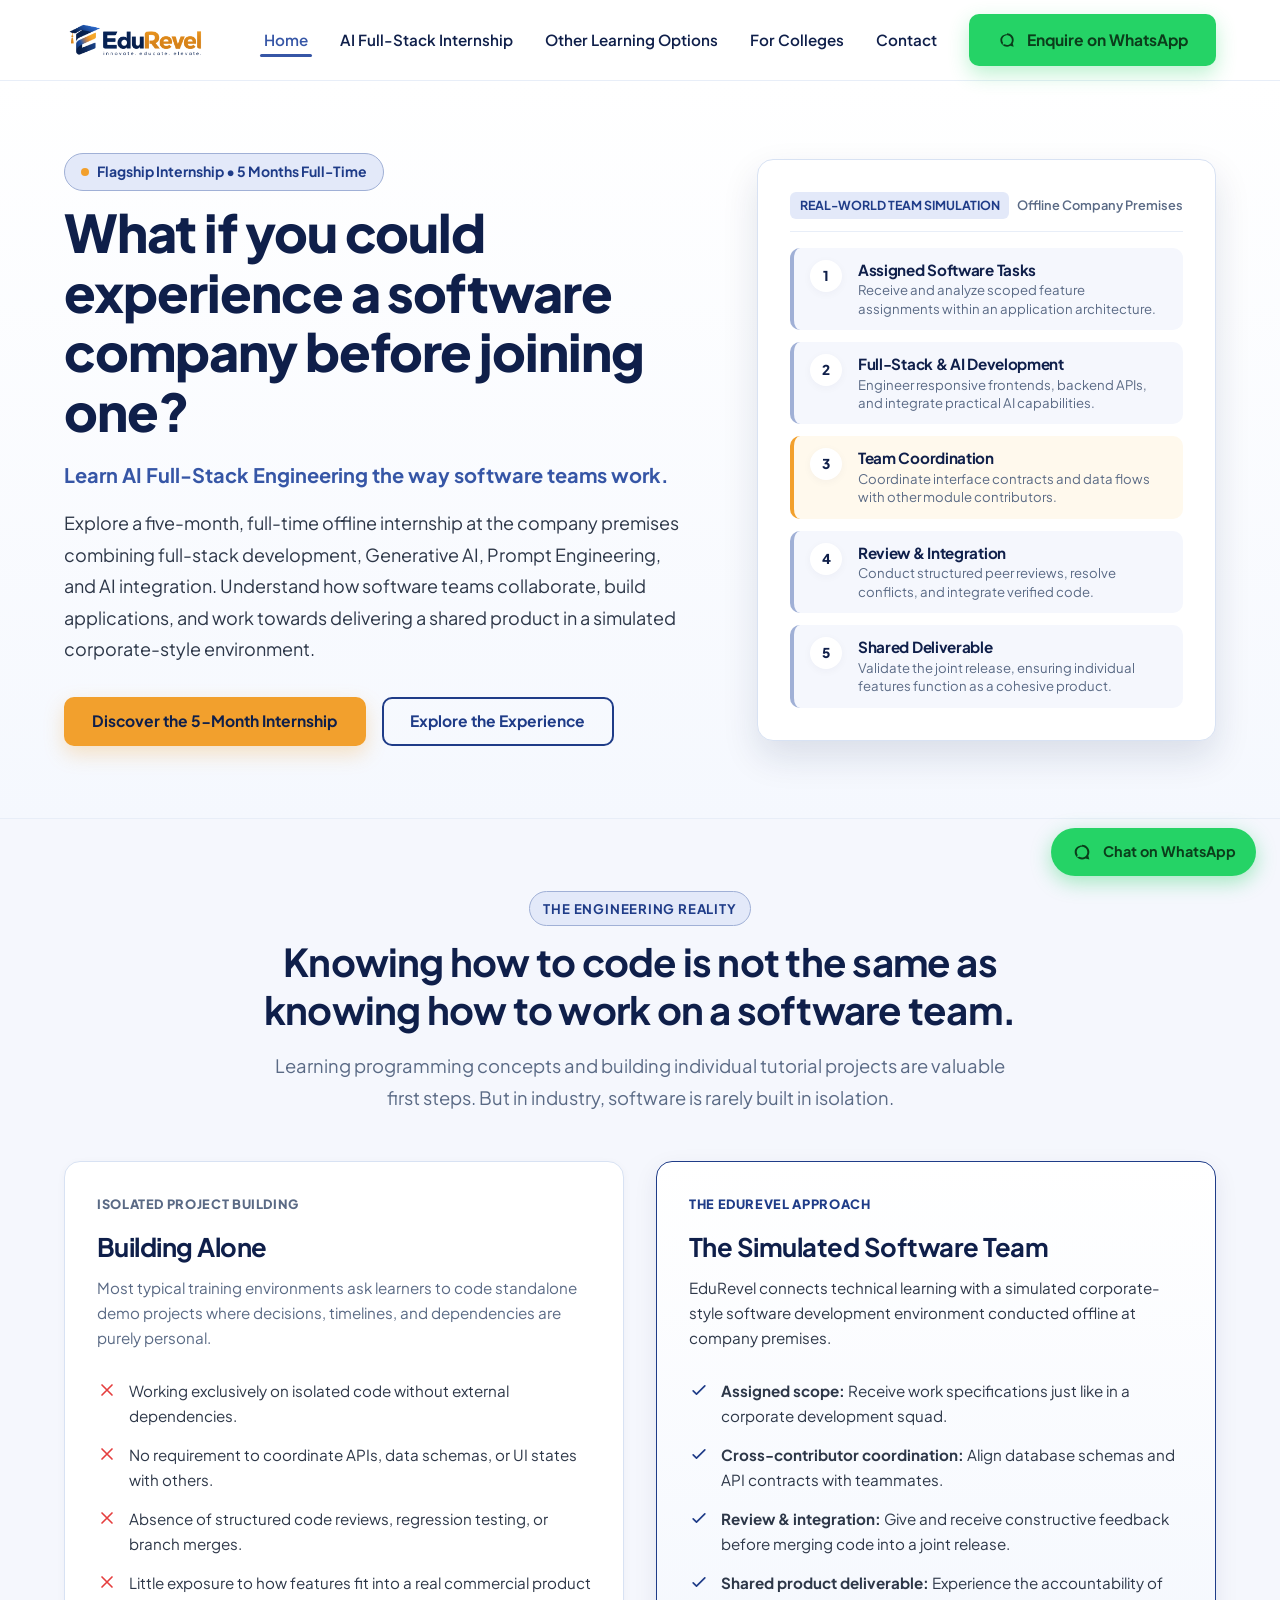
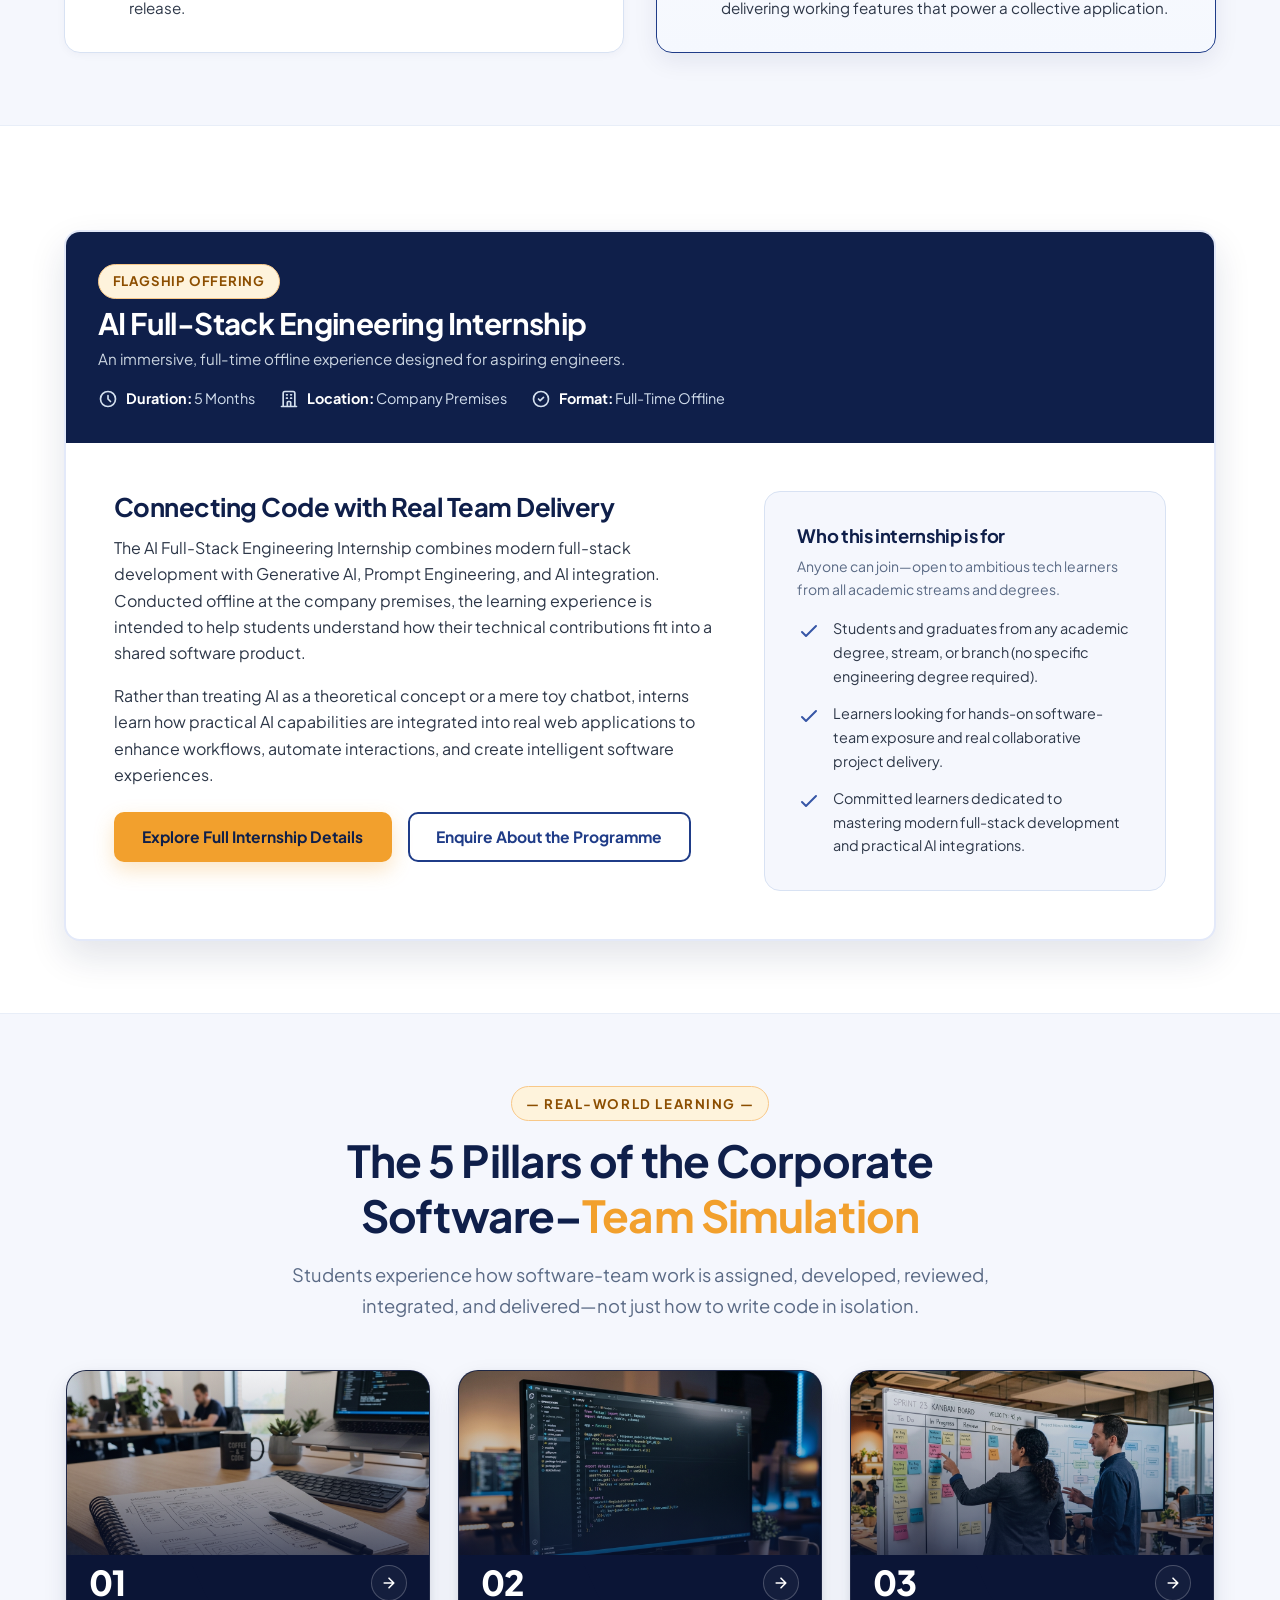
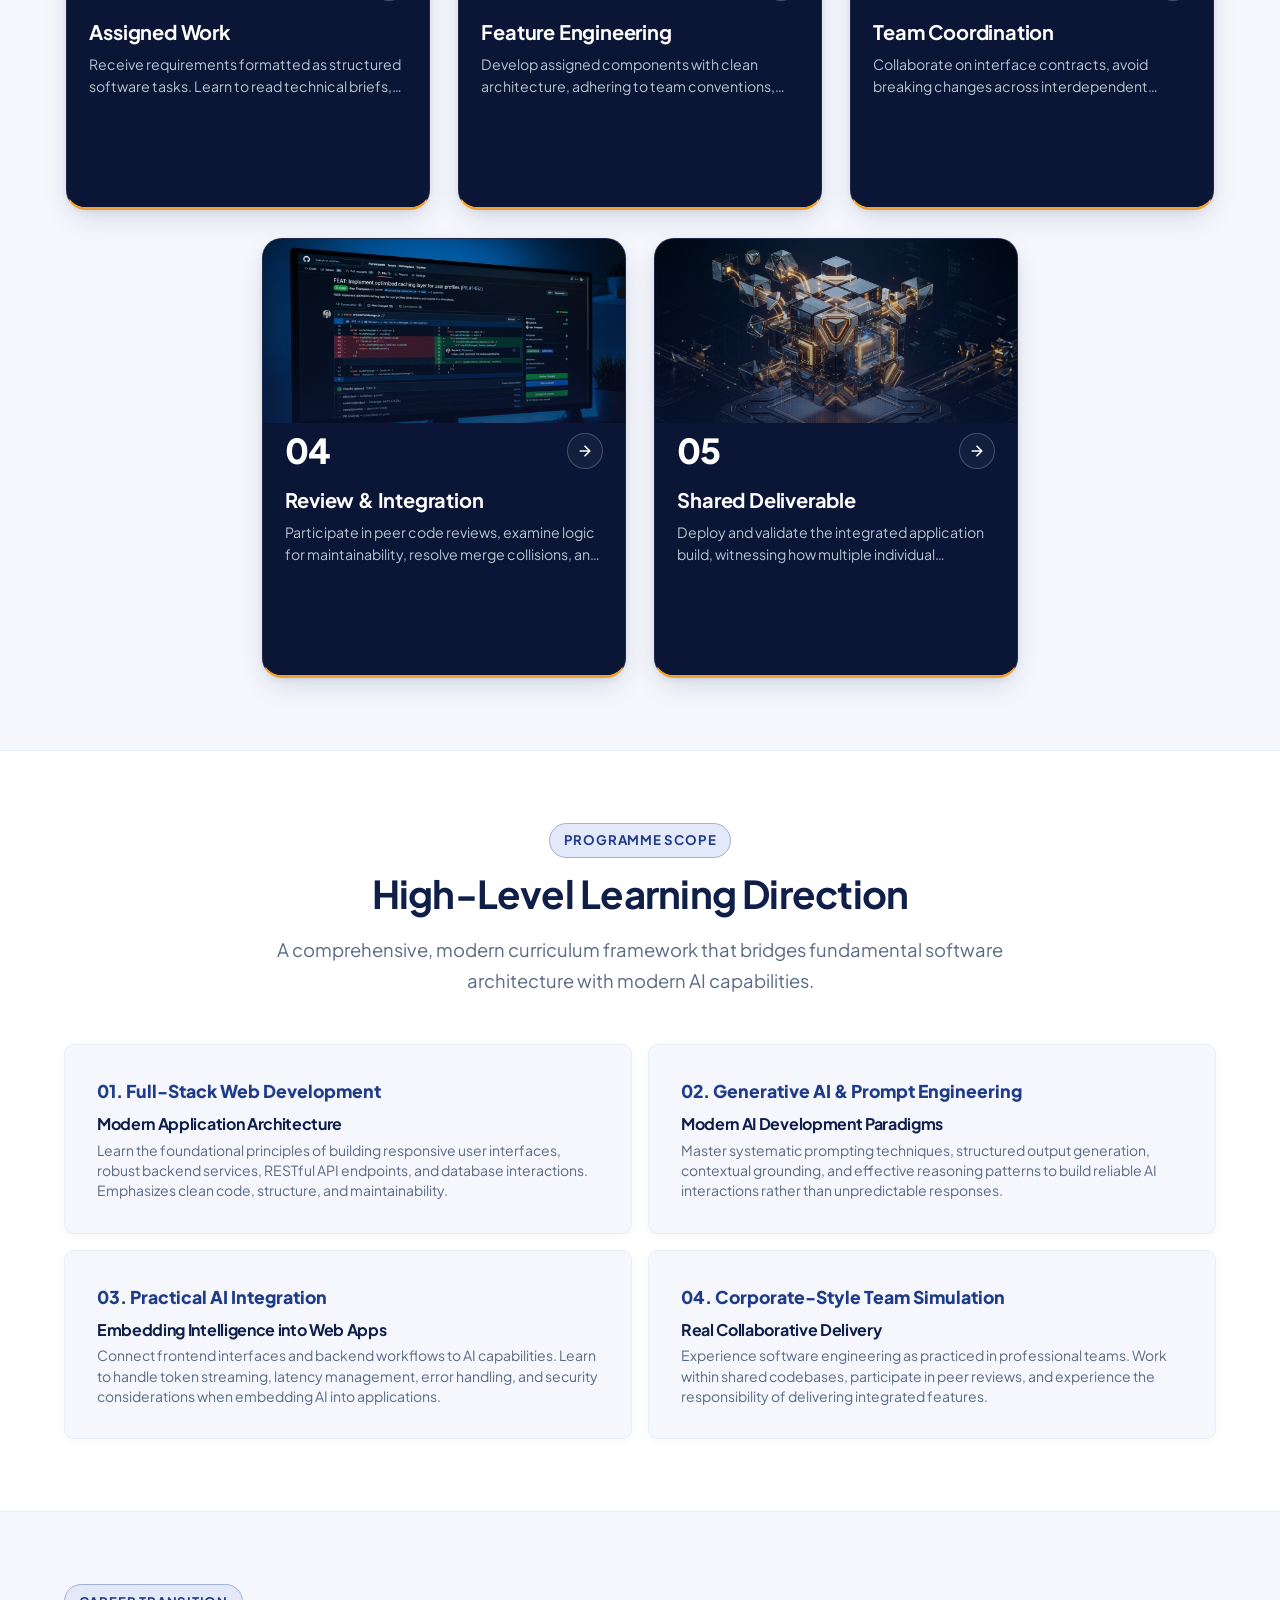
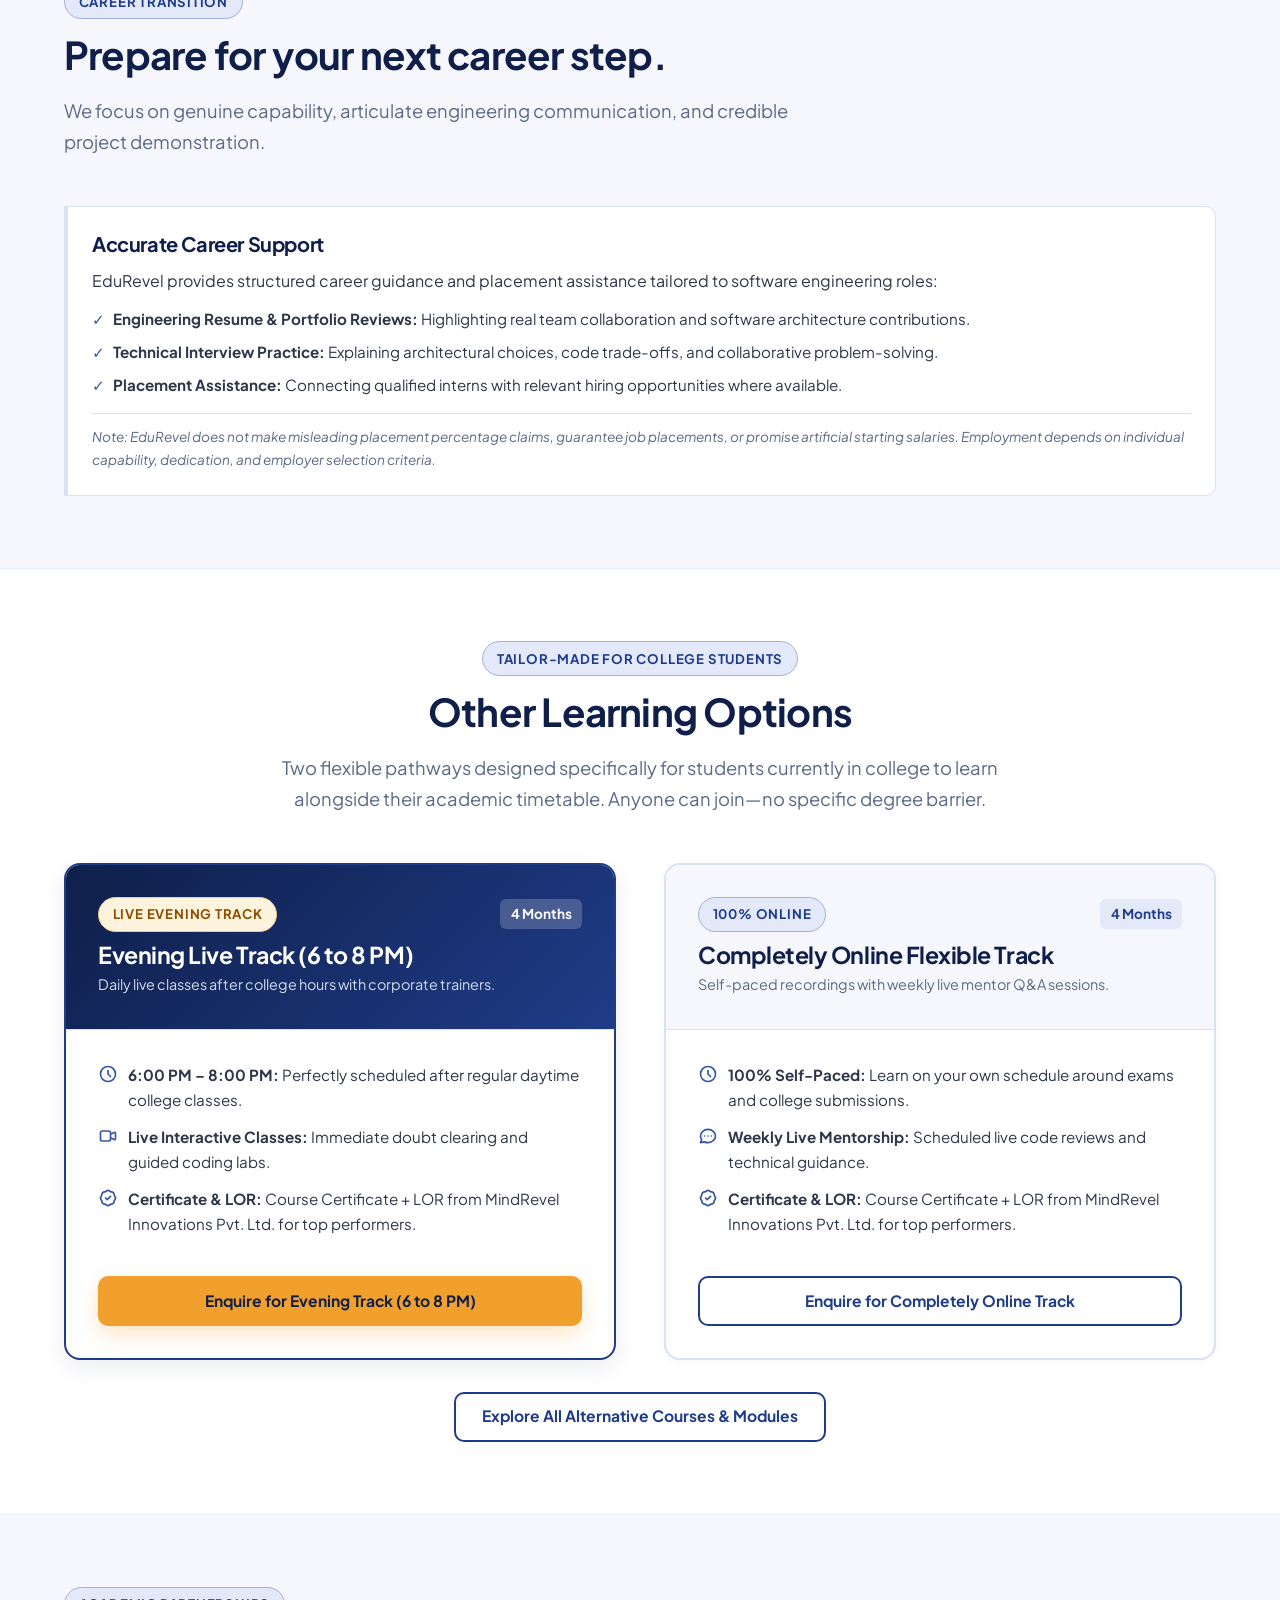
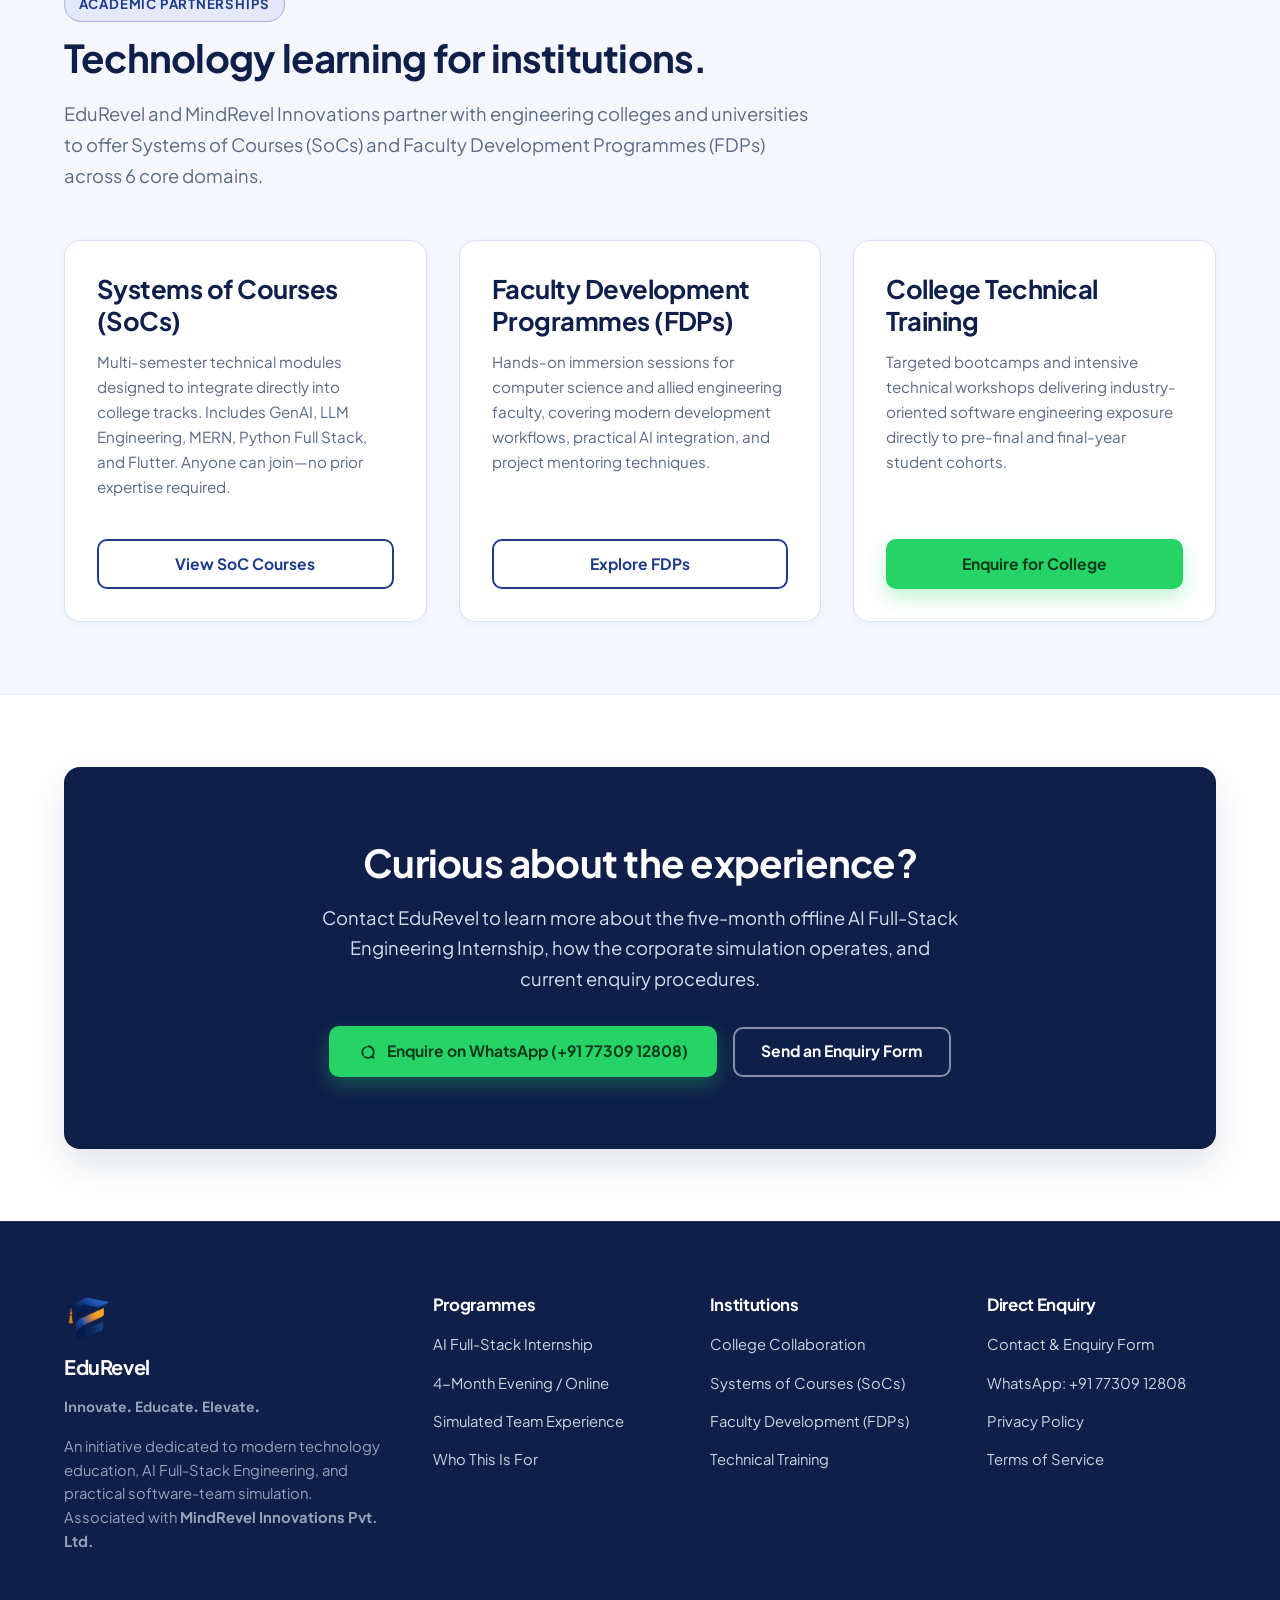
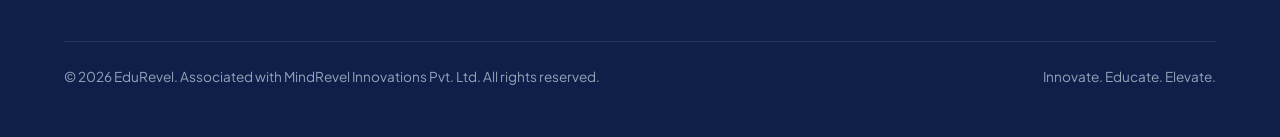
<file: index.html>
<!DOCTYPE html>
<html lang="en">
<head>
  <meta charset="UTF-8">
  <meta name="viewport" content="width=device-width, initial-scale=1.0">
  <title>EduRevel — AI Full-Stack Engineering Internship | Innovate. Educate. Elevate.</title>
  <meta name="description" content="Explore EduRevel's 5-month, full-time offline AI Full-Stack Engineering Internship at company premises. Combine full-stack development, Generative AI, and Prompt Engineering with a simulated corporate software-team experience.">
  <meta name="keywords" content="AI Full-Stack Engineering Internship, Full-Stack Development, Generative AI, Prompt Engineering, Software Team Experience, EduRevel">
  
  <!-- Favicons and Touch Icons -->
  <link rel="icon" type="image/x-icon" href="assets/favicon.ico">
  <link rel="icon" type="image/png" sizes="32x32" href="assets/favicon-32x32.png">
  <link rel="icon" type="image/png" sizes="16x16" href="assets/favicon-16x16.png">
  <link rel="apple-touch-icon" sizes="180x180" href="assets/apple-touch-icon.png">
  <link rel="manifest" href="site.webmanifest">
  <meta name="theme-color" content="#0F1F4A">

  <!-- Core Stylesheet -->
  <link rel="stylesheet" href="assets/css/style.css?v=2.4">
</head>
<body>

  <!-- Site Navigation Header -->
  <header class="site-header" id="siteHeader">
    <div class="container nav-container">
      <a href="./" class="brand-link" aria-label="EduRevel Home">
        <img src="assets/edurevel-logo-light-bg.png" alt="EduRevel — Innovate. Educate. Elevate." class="brand-logo" width="180" height="60">
      </a>

      <!-- Mobile Navigation Hamburger -->
      <button class="mobile-menu-btn" id="mobileMenuToggle" aria-label="Toggle navigation menu" aria-expanded="false" aria-controls="primaryNav">
        <svg xmlns="http://www.w3.org/2000/svg" fill="none" viewBox="0 0 24 24" stroke="currentColor" stroke-width="2">
          <path stroke-linecap="round" stroke-linejoin="round" d="M4 6h16M4 12h16M4 18h16" />
        </svg>
      </button>

      <!-- Desktop & Mobile Menu Navigation -->
      <nav class="site-nav" id="primaryNav" aria-label="Main Navigation">
        <ul class="nav-list">
          <li><a href="./" class="nav-link active" aria-current="page">Home</a></li>
          <li><a href="ai-fullstack-internship" class="nav-link">AI Full-Stack Internship</a></li>
          <li><a href="other-learning-options" class="nav-link">Other Learning Options</a></li>
          <li><a href="for-colleges" class="nav-link">For Colleges</a></li>
          <li><a href="contact" class="nav-link">Contact</a></li>
        </ul>
        <div class="nav-actions">
          <a href="https://wa.me/917730912808?text=Hi%20EduRevel%2C%20I%20am%20interested%20in%20the%205-Month%20AI%20Full-Stack%20Engineering%20Internship." target="_blank" rel="noopener noreferrer" class="btn btn-whatsapp" id="headerWhatsappBtn">
            <svg xmlns="http://www.w3.org/2000/svg" viewBox="0 0 24 24">
              <path d="M12.031 6.172c-3.181 0-5.767 2.586-5.768 5.766-.001 1.298.38 2.27 1.019 3.287l-.711 2.598 2.664-.699c.974.532 1.838.82 2.8.82 3.179 0 5.766-2.587 5.766-5.766.002-3.18-2.585-5.806-5.77-5.806zm0-2.172c4.418 0 8 3.582 8 8 0 1.488-.415 2.883-1.139 4.083l1.108 4.053-4.148-1.088c-1.157.653-2.483 1.026-3.821 1.026-4.418 0-8-3.582-8-8 0-4.418 3.582-7.074 8-7.074z"/>
            </svg>
            <span>Enquire on WhatsApp</span>
          </a>
        </div>
      </nav>
    </div>
  </header>

  <main>
    <!-- Section 2: Hero Section with Central Positioning -->
    <section class="hero-section" id="hero">
      <div class="container hero-grid">
        <div class="hero-content">
          <div class="hero-pill-badge">
            <span class="dot"></span>
            <span>Flagship Internship • 5 Months Full-Time</span>
          </div>
          <h1>What if you could experience a software company before joining one?</h1>
          <p class="hero-tagline">Learn AI Full-Stack Engineering the way software teams work.</p>
          <p class="hero-desc">
            Explore a five-month, full-time offline internship at the company premises combining full-stack development, Generative AI, Prompt Engineering, and AI integration. Understand how software teams collaborate, build applications, and work towards delivering a shared product in a simulated corporate-style environment.
          </p>
          <div class="button-group">
            <a href="ai-fullstack-internship" class="btn btn-amber" id="heroPrimaryCta">
              Discover the 5-Month Internship
            </a>
            <a href="#corporateSimulation" class="btn btn-outline" id="heroSecondaryCta">
              Explore the Experience
            </a>
          </div>
        </div>

        <!-- Corporate Simulation Architecture Diagram Preview -->
        <div class="hero-visual-card">
          <div class="visual-header">
            <span class="visual-header-badge">Real-World Team Simulation</span>
            <span style="font-size: 0.8rem; color: var(--color-text-muted); font-weight: 600;">Offline Company Premises</span>
          </div>
          <div class="sim-workflow-steps">
            <div class="sim-step">
              <div class="sim-step-icon">1</div>
              <div class="sim-step-info">
                <h4>Assigned Software Tasks</h4>
                <p>Receive and analyze scoped feature assignments within an application architecture.</p>
              </div>
            </div>
            <div class="sim-step">
              <div class="sim-step-icon">2</div>
              <div class="sim-step-info">
                <h4>Full-Stack &amp; AI Development</h4>
                <p>Engineer responsive frontends, backend APIs, and integrate practical AI capabilities.</p>
              </div>
            </div>
            <div class="sim-step active-step">
              <div class="sim-step-icon">3</div>
              <div class="sim-step-info">
                <h4>Team Coordination</h4>
                <p>Coordinate interface contracts and data flows with other module contributors.</p>
              </div>
            </div>
            <div class="sim-step">
              <div class="sim-step-icon">4</div>
              <div class="sim-step-info">
                <h4>Review &amp; Integration</h4>
                <p>Conduct structured peer reviews, resolve conflicts, and integrate verified code.</p>
              </div>
            </div>
            <div class="sim-step">
              <div class="sim-step-icon">5</div>
              <div class="sim-step-info">
                <h4>Shared Deliverable</h4>
                <p>Validate the joint release, ensuring individual features function as a cohesive product.</p>
              </div>
            </div>
          </div>
        </div>
      </div>
    </section>

    <!-- Section 3: The Gap Between Knowing Technologies and Working on Software Teams -->
    <section class="section section-pale" id="learningGap">
      <div class="container">
        <div class="section-header text-center">
          <span class="eyebrow-badge">The Engineering Reality</span>
          <h2>Knowing how to code is not the same as knowing how to work on a software team.</h2>
          <p class="lead">
            Learning programming concepts and building individual tutorial projects are valuable first steps. But in industry, software is rarely built in isolation.
          </p>
        </div>

        <div class="gap-grid">
          <!-- Traditional / Isolated Learning Card -->
          <div class="comparison-card">
            <span class="comparison-tag standard">Isolated Project Building</span>
            <h3>Building Alone</h3>
            <p style="color: var(--color-text-muted); font-size: 0.95rem;">
              Most typical training environments ask learners to code standalone demo projects where decisions, timelines, and dependencies are purely personal.
            </p>
            <ul class="comparison-list">
              <li>
                <svg fill="none" stroke="#E53E3E" viewBox="0 0 24 24"><path stroke-linecap="round" stroke-linejoin="round" stroke-width="2" d="M6 18L18 6M6 6l12 12"/></svg>
                <span>Working exclusively on isolated code without external dependencies.</span>
              </li>
              <li>
                <svg fill="none" stroke="#E53E3E" viewBox="0 0 24 24"><path stroke-linecap="round" stroke-linejoin="round" stroke-width="2" d="M6 18L18 6M6 6l12 12"/></svg>
                <span>No requirement to coordinate APIs, data schemas, or UI states with others.</span>
              </li>
              <li>
                <svg fill="none" stroke="#E53E3E" viewBox="0 0 24 24"><path stroke-linecap="round" stroke-linejoin="round" stroke-width="2" d="M6 18L18 6M6 6l12 12"/></svg>
                <span>Absence of structured code reviews, regression testing, or branch merges.</span>
              </li>
              <li>
                <svg fill="none" stroke="#E53E3E" viewBox="0 0 24 24"><path stroke-linecap="round" stroke-linejoin="round" stroke-width="2" d="M6 18L18 6M6 6l12 12"/></svg>
                <span>Little exposure to how features fit into a real commercial product release.</span>
              </li>
            </ul>
          </div>

          <!-- EduRevel Corporate-Style Approach -->
          <div class="comparison-card highlight">
            <span class="comparison-tag edurevel">The EduRevel Approach</span>
            <h3>The Simulated Software Team</h3>
            <p style="color: var(--color-text-body); font-size: 0.95rem;">
              EduRevel connects technical learning with a simulated corporate-style software development environment conducted offline at company premises.
            </p>
            <ul class="comparison-list">
              <li>
                <svg fill="none" stroke="#1F3C88" viewBox="0 0 24 24"><path stroke-linecap="round" stroke-linejoin="round" stroke-width="2" d="M5 13l4 4L19 7"/></svg>
                <span><strong>Assigned scope:</strong> Receive work specifications just like in a corporate development squad.</span>
              </li>
              <li>
                <svg fill="none" stroke="#1F3C88" viewBox="0 0 24 24"><path stroke-linecap="round" stroke-linejoin="round" stroke-width="2" d="M5 13l4 4L19 7"/></svg>
                <span><strong>Cross-contributor coordination:</strong> Align database schemas and API contracts with teammates.</span>
              </li>
              <li>
                <svg fill="none" stroke="#1F3C88" viewBox="0 0 24 24"><path stroke-linecap="round" stroke-linejoin="round" stroke-width="2" d="M5 13l4 4L19 7"/></svg>
                <span><strong>Review &amp; integration:</strong> Give and receive constructive feedback before merging code into a joint release.</span>
              </li>
              <li>
                <svg fill="none" stroke="#1F3C88" viewBox="0 0 24 24"><path stroke-linecap="round" stroke-linejoin="round" stroke-width="2" d="M5 13l4 4L19 7"/></svg>
                <span><strong>Shared product deliverable:</strong> Experience the accountability of delivering working features that power a collective application.</span>
              </li>
            </ul>
          </div>
        </div>
      </div>
    </section>

    <!-- Section 4: AI Full-Stack Engineering Flagship Programme Preview -->
    <section class="section" id="flagshipOverview">
      <div class="container">
        <div class="flagship-box">
          <div class="flagship-header-bar">
            <div>
              <span class="eyebrow-badge amber" style="margin-bottom: 0.4rem;">Flagship Offering</span>
              <h2 style="color: var(--color-white); font-size: 1.85rem; margin-bottom: 0.25rem;">AI Full-Stack Engineering Internship</h2>
              <p style="color: #CBD5E1; margin-bottom: 0; font-size: 0.95rem;">An immersive, full-time offline experience designed for aspiring engineers.</p>
            </div>
            <div class="flagship-specs">
              <div class="spec-item">
                <svg width="20" height="20" fill="none" stroke="currentColor" viewBox="0 0 24 24"><path stroke-linecap="round" stroke-linejoin="round" stroke-width="2" d="M12 8v4l3 3m6-3a9 9 0 11-18 0 9 9 0 0118 0z"/></svg>
                <span><strong>Duration:</strong> 5 Months</span>
              </div>
              <div class="spec-item">
                <svg width="20" height="20" fill="none" stroke="currentColor" viewBox="0 0 24 24"><path stroke-linecap="round" stroke-linejoin="round" stroke-width="2" d="M19 21V5a2 2 0 00-2-2H7a2 2 0 00-2 2v16m14 0h2m-2 0h-5m-9 0H3m2 0h5M9 7h1m-1 4h1m4-4h1m-1 4h1m-5 10v-5a1 1 0 011-1h2a1 1 0 011 1v5m-4 0h4"/></svg>
                <span><strong>Location:</strong> Company Premises</span>
              </div>
              <div class="spec-item">
                <svg width="20" height="20" fill="none" stroke="currentColor" viewBox="0 0 24 24"><path stroke-linecap="round" stroke-linejoin="round" stroke-width="2" d="M9 12l2 2 4-4m6 2a9 9 0 11-18 0 9 9 0 0118 0z"/></svg>
                <span><strong>Format:</strong> Full-Time Offline</span>
              </div>
            </div>
          </div>

          <div class="flagship-body">
            <div>
              <h3>Connecting Code with Real Team Delivery</h3>
              <p>
                The AI Full-Stack Engineering Internship combines modern full-stack development with Generative AI, Prompt Engineering, and AI integration. Conducted offline at the company premises, the learning experience is intended to help students understand how their technical contributions fit into a shared software product.
              </p>
              <p>
                Rather than treating AI as a theoretical concept or a mere toy chatbot, interns learn how practical AI capabilities are integrated into real web applications to enhance workflows, automate interactions, and create intelligent software experiences.
              </p>
              <div class="button-group" style="margin-top: var(--space-lg);">
                <a href="ai-fullstack-internship" class="btn btn-amber">
                  Explore Full Internship Details
                </a>
                <a href="https://wa.me/917730912808?text=Hi%20EduRevel%2C%20I%20am%20interested%20in%20the%205-Month%20AI%20Full-Stack%20Engineering%20Internship." target="_blank" rel="noopener noreferrer" class="btn btn-outline">
                  Enquire About the Programme
                </a>
              </div>
            </div>

            <!-- Audience / Suitability Block -->
            <div class="audience-card" style="margin-top: 0; height: 100%;">
              <h4>Who this internship is for</h4>
              <p style="font-size: 0.875rem; color: var(--color-text-muted);">
                Anyone can join—open to ambitious tech learners from all academic streams and degrees.
              </p>
              <div style="display: flex; flex-direction: column; gap: 0.85rem; margin-top: 1rem;">
                <div class="audience-item">
                  <svg fill="none" stroke="currentColor" viewBox="0 0 24 24"><path stroke-linecap="round" stroke-linejoin="round" stroke-width="2" d="M5 13l4 4L19 7"/></svg>
                  <span style="font-size: 0.9rem;">Students and graduates from any academic degree, stream, or branch (no specific engineering degree required).</span>
                </div>
                <div class="audience-item">
                  <svg fill="none" stroke="currentColor" viewBox="0 0 24 24"><path stroke-linecap="round" stroke-linejoin="round" stroke-width="2" d="M5 13l4 4L19 7"/></svg>
                  <span style="font-size: 0.9rem;">Learners looking for hands-on software-team exposure and real collaborative project delivery.</span>
                </div>
                <div class="audience-item">
                  <svg fill="none" stroke="currentColor" viewBox="0 0 24 24"><path stroke-linecap="round" stroke-linejoin="round" stroke-width="2" d="M5 13l4 4L19 7"/></svg>
                  <span style="font-size: 0.9rem;">Committed learners dedicated to mastering modern full-stack development and practical AI integrations.</span>
                </div>
              </div>
            </div>
          </div>
        </div>
      </div>
    </section>

    <!-- Section 5: The Simulated Corporate-Style Learning Experience -->
    <section class="section section-pale" id="corporateSimulation">
      <div class="container">
        <div class="section-header text-center">
          <span class="eyebrow-badge amber" style="letter-spacing: 0.12em; text-transform: uppercase;">— Real-World Learning —</span>
          <h2 style="font-size: clamp(1.9rem, 3.4vw + 0.5rem, 2.75rem); color: var(--color-dark-navy);">
            The 5 Pillars of the Corporate Software–<span style="color: var(--color-amber);">Team Simulation</span>
          </h2>
          <p class="lead" style="max-width: 780px; margin: 0 auto;">
            Students experience how software-team work is assigned, developed, reviewed, integrated, and delivered—not just how to write code in isolation.
          </p>
        </div>

        <div class="folder-pillars-grid" id="folderPillarsGrid">
          <!-- Pillar 01: Assigned Work -->
          <article class="folder-card" tabindex="0" aria-labelledby="pillar-title-01">
            <div class="folder-card-media">
              <img src="assets/images/pillar-01-assigned-work.jpg" alt="Software specifications and wireframe designs on developer desk" class="folder-card-img" width="600" height="338" loading="lazy">
              <div class="folder-media-overlay" aria-hidden="true"></div>
            </div>
            <div class="folder-card-panel">
              <div class="folder-tab-bar">
                <svg class="folder-tab-svg" viewBox="0 0 360 52" preserveAspectRatio="none" aria-hidden="true">
                  <path d="M 0,52 L 0,16 C 0,7 7,0 16,0 L 108,0 C 117,0 124,7 127,16 L 138,40 C 141,47 148,52 156,52 L 360,52 L 360,53 L 0,53 Z" fill="#0B1536"/>
                </svg>
                <span class="folder-number" aria-hidden="true">01</span>
                <div class="folder-arrow-btn" aria-hidden="true">
                  <svg viewBox="0 0 20 20" fill="none" stroke="currentColor">
                    <path stroke-linecap="round" stroke-linejoin="round" stroke-width="2" d="M4 10h12m-6-6l6 6-6 6"/>
                  </svg>
                </div>
              </div>
              <div class="folder-card-content">
                <h3 class="folder-title" id="pillar-title-01">Assigned Work</h3>
                <p class="folder-desc">
                  Receive requirements formatted as structured software tasks. Learn to read technical briefs, clarify ambiguous edge cases, and estimate implementation steps.
                </p>
              </div>
            </div>
          </article>

          <!-- Pillar 02: Feature Engineering -->
          <article class="folder-card" tabindex="0" aria-labelledby="pillar-title-02">
            <div class="folder-card-media">
              <img src="assets/images/pillar-02-feature-engineering.jpg" alt="Developer code editor on high-resolution display with syntax highlighting" class="folder-card-img" width="600" height="338" loading="lazy">
              <div class="folder-media-overlay" aria-hidden="true"></div>
            </div>
            <div class="folder-card-panel">
              <div class="folder-tab-bar">
                <svg class="folder-tab-svg" viewBox="0 0 360 52" preserveAspectRatio="none" aria-hidden="true">
                  <path d="M 0,52 L 0,16 C 0,7 7,0 16,0 L 108,0 C 117,0 124,7 127,16 L 138,40 C 141,47 148,52 156,52 L 360,52 L 360,53 L 0,53 Z" fill="#0B1536"/>
                </svg>
                <span class="folder-number" aria-hidden="true">02</span>
                <div class="folder-arrow-btn" aria-hidden="true">
                  <svg viewBox="0 0 20 20" fill="none" stroke="currentColor">
                    <path stroke-linecap="round" stroke-linejoin="round" stroke-width="2" d="M4 10h12m-6-6l6 6-6 6"/>
                  </svg>
                </div>
              </div>
              <div class="folder-card-content">
                <h3 class="folder-title" id="pillar-title-02">Feature Engineering</h3>
                <p class="folder-desc">
                  Develop assigned components with clean architecture, adhering to team conventions, modular design patterns, and maintainable data models.
                </p>
              </div>
            </div>
          </article>

          <!-- Pillar 03: Team Coordination -->
          <article class="folder-card" tabindex="0" aria-labelledby="pillar-title-03">
            <div class="folder-card-media">
              <img src="assets/images/pillar-03-team-coordination.jpg" alt="Software engineering squad collaborating in front of an agile Kanban board" class="folder-card-img" width="600" height="338" loading="lazy">
              <div class="folder-media-overlay" aria-hidden="true"></div>
            </div>
            <div class="folder-card-panel">
              <div class="folder-tab-bar">
                <svg class="folder-tab-svg" viewBox="0 0 360 52" preserveAspectRatio="none" aria-hidden="true">
                  <path d="M 0,52 L 0,16 C 0,7 7,0 16,0 L 108,0 C 117,0 124,7 127,16 L 138,40 C 141,47 148,52 156,52 L 360,52 L 360,53 L 0,53 Z" fill="#0B1536"/>
                </svg>
                <span class="folder-number" aria-hidden="true">03</span>
                <div class="folder-arrow-btn" aria-hidden="true">
                  <svg viewBox="0 0 20 20" fill="none" stroke="currentColor">
                    <path stroke-linecap="round" stroke-linejoin="round" stroke-width="2" d="M4 10h12m-6-6l6 6-6 6"/>
                  </svg>
                </div>
              </div>
              <div class="folder-card-content">
                <h3 class="folder-title" id="pillar-title-03">Team Coordination</h3>
                <p class="folder-desc">
                  Collaborate on interface contracts, avoid breaking changes across interdependent modules, and communicate blockers proactively.
                </p>
              </div>
            </div>
          </article>

          <!-- Pillar 04: Review & Integration -->
          <article class="folder-card" tabindex="0" aria-labelledby="pillar-title-04">
            <div class="folder-card-media">
              <img src="assets/images/pillar-04-review-integration.jpg" alt="Git pull request review interface showing passing build checks and diffs" class="folder-card-img" width="600" height="338" loading="lazy">
              <div class="folder-media-overlay" aria-hidden="true"></div>
            </div>
            <div class="folder-card-panel">
              <div class="folder-tab-bar">
                <svg class="folder-tab-svg" viewBox="0 0 360 52" preserveAspectRatio="none" aria-hidden="true">
                  <path d="M 0,52 L 0,16 C 0,7 7,0 16,0 L 108,0 C 117,0 124,7 127,16 L 138,40 C 141,47 148,52 156,52 L 360,52 L 360,53 L 0,53 Z" fill="#0B1536"/>
                </svg>
                <span class="folder-number" aria-hidden="true">04</span>
                <div class="folder-arrow-btn" aria-hidden="true">
                  <svg viewBox="0 0 20 20" fill="none" stroke="currentColor">
                    <path stroke-linecap="round" stroke-linejoin="round" stroke-width="2" d="M4 10h12m-6-6l6 6-6 6"/>
                  </svg>
                </div>
              </div>
              <div class="folder-card-content">
                <h3 class="folder-title" id="pillar-title-04">Review &amp; Integration</h3>
                <p class="folder-desc">
                  Participate in peer code reviews, examine logic for maintainability, resolve merge collisions, and verify automated test pass criteria.
                </p>
              </div>
            </div>
          </article>

          <!-- Pillar 05: Shared Deliverable -->
          <article class="folder-card" tabindex="0" aria-labelledby="pillar-title-05">
            <div class="folder-card-media">
              <img src="assets/images/pillar-05-shared-deliverable.jpg" alt="Modular 3D cubic architecture representing unified software deliverable" class="folder-card-img" width="600" height="338" loading="lazy">
              <div class="folder-media-overlay" aria-hidden="true"></div>
            </div>
            <div class="folder-card-panel">
              <div class="folder-tab-bar">
                <svg class="folder-tab-svg" viewBox="0 0 360 52" preserveAspectRatio="none" aria-hidden="true">
                  <path d="M 0,52 L 0,16 C 0,7 7,0 16,0 L 108,0 C 117,0 124,7 127,16 L 138,40 C 141,47 148,52 156,52 L 360,52 L 360,53 L 0,53 Z" fill="#0B1536"/>
                </svg>
                <span class="folder-number" aria-hidden="true">05</span>
                <div class="folder-arrow-btn" aria-hidden="true">
                  <svg viewBox="0 0 20 20" fill="none" stroke="currentColor">
                    <path stroke-linecap="round" stroke-linejoin="round" stroke-width="2" d="M4 10h12m-6-6l6 6-6 6"/>
                  </svg>
                </div>
              </div>
              <div class="folder-card-content">
                <h3 class="folder-title" id="pillar-title-05">Shared Deliverable</h3>
                <p class="folder-desc">
                  Deploy and validate the integrated application build, witnessing how multiple individual contributions combine into a production-grade product.
                </p>
              </div>
            </div>
          </article>
        </div>
      </div>
    </section>

    <!-- Section 6: High-Level Learning Direction Overview -->
    <section class="section" id="learningDirection">
      <div class="container">
        <div class="section-header text-center">
          <span class="eyebrow-badge">Programme Scope</span>
          <h2>High-Level Learning Direction</h2>
          <p class="lead">
            A comprehensive, modern curriculum framework that bridges fundamental software architecture with modern AI capabilities.
          </p>
        </div>

        <div class="flagship-learning-areas">
          <div class="learning-card" style="padding: var(--space-xl);">
            <div style="font-weight: 800; font-size: 1.1rem; color: var(--color-primary-blue); margin-bottom: 0.5rem;">01. Full-Stack Web Development</div>
            <h4>Modern Application Architecture</h4>
            <p>
              Learn the foundational principles of building responsive user interfaces, robust backend services, RESTful API endpoints, and database interactions. Emphasizes clean code, structure, and maintainability.
            </p>
          </div>

          <div class="learning-card" style="padding: var(--space-xl);">
            <div style="font-weight: 800; font-size: 1.1rem; color: var(--color-primary-blue); margin-bottom: 0.5rem;">02. Generative AI &amp; Prompt Engineering</div>
            <h4>Modern AI Development Paradigms</h4>
            <p>
              Master systematic prompting techniques, structured output generation, contextual grounding, and effective reasoning patterns to build reliable AI interactions rather than unpredictable responses.
            </p>
          </div>

          <div class="learning-card" style="padding: var(--space-xl);">
            <div style="font-weight: 800; font-size: 1.1rem; color: var(--color-primary-blue); margin-bottom: 0.5rem;">03. Practical AI Integration</div>
            <h4>Embedding Intelligence into Web Apps</h4>
            <p>
              Connect frontend interfaces and backend workflows to AI capabilities. Learn to handle token streaming, latency management, error handling, and security considerations when embedding AI into applications.
            </p>
          </div>

          <div class="learning-card" style="padding: var(--space-xl);">
            <div style="font-weight: 800; font-size: 1.1rem; color: var(--color-primary-blue); margin-bottom: 0.5rem;">04. Corporate-Style Team Simulation</div>
            <h4>Real Collaborative Delivery</h4>
            <p>
              Experience software engineering as practiced in professional teams. Work within shared codebases, participate in peer reviews, and experience the responsibility of delivering integrated features.
            </p>
          </div>
        </div>
      </div>
    </section>

    <!-- Section 7: Career Guidance and Placement Assistance (Truthful & Accurate) -->
    <section class="section section-pale" id="careerGuidance">
      <div class="container">
        <div class="section-header">
          <span class="eyebrow-badge">Career Transition</span>
          <h2>Prepare for your next career step.</h2>
          <p class="lead">
            We focus on genuine capability, articulate engineering communication, and credible project demonstration.
          </p>
        </div>

        <div class="career-truth-box">
          <h3 style="font-size: 1.25rem; color: var(--color-dark-navy);">Accurate Career Support</h3>
          <p style="margin-bottom: 0.75rem;">
            EduRevel provides structured career guidance and placement assistance tailored to software engineering roles:
          </p>
          <ul style="list-style: none; display: flex; flex-direction: column; gap: 0.5rem; margin-bottom: 1rem;">
            <li style="display: flex; gap: 0.5rem; font-size: 0.95rem;">
              <span style="color: var(--color-action-blue); font-weight: 800;">✓</span>
              <span><strong>Engineering Resume &amp; Portfolio Reviews:</strong> Highlighting real team collaboration and software architecture contributions.</span>
            </li>
            <li style="display: flex; gap: 0.5rem; font-size: 0.95rem;">
              <span style="color: var(--color-action-blue); font-weight: 800;">✓</span>
              <span><strong>Technical Interview Practice:</strong> Explaining architectural choices, code trade-offs, and collaborative problem-solving.</span>
            </li>
            <li style="display: flex; gap: 0.5rem; font-size: 0.95rem;">
              <span style="color: var(--color-action-blue); font-weight: 800;">✓</span>
              <span><strong>Placement Assistance:</strong> Connecting qualified interns with relevant hiring opportunities where available.</span>
            </li>
          </ul>
          <p style="font-size: 0.85rem; color: var(--color-text-muted); margin-bottom: 0; border-top: 1px solid var(--color-border); padding-top: 0.75rem;">
            <em>Note: EduRevel does not make misleading placement percentage claims, guarantee job placements, or promise artificial starting salaries. Employment depends on individual capability, dedication, and employer selection criteria.</em>
          </p>
        </div>
      </div>
    </section>

    <!-- Section 8: Other Learning Options (Tailor-Made for College Students) -->
    <section class="section" id="otherOptions">
      <div class="container">
        <div class="section-header text-center">
          <span class="eyebrow-badge">Tailor-Made for College Students</span>
          <h2>Other Learning Options</h2>
          <p class="lead">
            Two flexible pathways designed specifically for students currently in college to learn alongside their academic timetable. Anyone can join—no specific degree barrier.
          </p>
        </div>

        <div class="alternative-dual-grid">
          <!-- Track 1: Evening Live Track (6:00 PM – 8:00 PM) -->
          <div class="alternative-card featured-card">
            <div class="alternative-header">
              <div style="display: flex; justify-content: space-between; align-items: center; margin-bottom: 0.5rem;">
                <span class="eyebrow-badge amber" style="margin-bottom: 0;">Live Evening Track</span>
                <span style="font-size: 0.85rem; font-weight: 700; background: rgba(255,255,255,0.2); padding: 0.25rem 0.65rem; border-radius: var(--radius-sm); color: #fff;">4 Months</span>
              </div>
              <h3 style="font-size: 1.45rem; margin-bottom: 0.25rem;">Evening Live Track (6 to 8 PM)</h3>
              <p style="font-size: 0.9rem; margin-bottom: 0;">Daily live classes after college hours with corporate trainers.</p>
            </div>
            <div class="alternative-body">
              <ul class="alternative-features" style="margin-top: 0;">
                <li>
                  <svg fill="none" stroke="currentColor" viewBox="0 0 24 24"><path stroke-linecap="round" stroke-linejoin="round" stroke-width="2" d="M12 8v4l3 3m6-3a9 9 0 11-18 0 9 9 0 0118 0z"/></svg>
                  <span><strong>6:00 PM – 8:00 PM:</strong> Perfectly scheduled after regular daytime college classes.</span>
                </li>
                <li>
                  <svg fill="none" stroke="currentColor" viewBox="0 0 24 24"><path stroke-linecap="round" stroke-linejoin="round" stroke-width="2" d="M15 10l4.553-2.276A1 1 0 0121 8.618v6.764a1 1 0 01-1.447.894L15 14M5 18h8a2 2 0 002-2V8a2 2 0 00-2-2H5a2 2 0 00-2 2v8a2 2 0 002 2z"/></svg>
                  <span><strong>Live Interactive Classes:</strong> Immediate doubt clearing and guided coding labs.</span>
                </li>
                <li>
                  <svg fill="none" stroke="currentColor" viewBox="0 0 24 24"><path stroke-linecap="round" stroke-linejoin="round" stroke-width="2" d="M9 12l2 2 4-4M7.835 4.697a3.42 3.42 0 001.946-.806 3.42 3.42 0 014.438 0 3.42 3.42 0 001.946.806 3.42 3.42 0 013.138 3.138 3.42 3.42 0 00.806 1.946 3.42 3.42 0 010 4.438 3.42 3.42 0 00-.806 1.946 3.42 3.42 0 01-3.138 3.138 3.42 3.42 0 00-1.946.806 3.42 3.42 0 01-4.438 0 3.42 3.42 0 00-1.946-.806 3.42 3.42 0 01-3.138-3.138 3.42 3.42 0 00-.806-1.946 3.42 3.42 0 010-4.438 3.42 3.42 0 00.806-1.946 3.42 3.42 0 013.138-3.138z"/></svg>
                  <span><strong>Certificate &amp; LOR:</strong> Course Certificate + LOR from MindRevel Innovations Pvt. Ltd. for top performers.</span>
                </li>
              </ul>
              <div style="margin-top: auto; padding-top: var(--space-md);">
                <a href="https://wa.me/917730912808?text=Hi%20EduRevel%2C%20I%20am%20a%20college%20student%20interested%20in%20the%20Evening%20Live%20Track%20(6%20to%208%20PM)." target="_blank" rel="noopener noreferrer" class="btn btn-amber" style="width: 100%;">
                  Enquire for Evening Track (6 to 8 PM)
                </a>
              </div>
            </div>
          </div>

          <!-- Track 2: Completely Online Flexible Track -->
          <div class="alternative-card">
            <div class="alternative-header">
              <div style="display: flex; justify-content: space-between; align-items: center; margin-bottom: 0.5rem;">
                <span class="eyebrow-badge" style="margin-bottom: 0;">100% Online</span>
                <span style="font-size: 0.85rem; font-weight: 700; background: var(--color-pale-blue); padding: 0.25rem 0.65rem; border-radius: var(--radius-sm); color: var(--color-primary-blue);">4 Months</span>
              </div>
              <h3 style="font-size: 1.45rem; margin-bottom: 0.25rem;">Completely Online Flexible Track</h3>
              <p style="font-size: 0.9rem; margin-bottom: 0; color: var(--color-text-muted);">Self-paced recordings with weekly live mentor Q&amp;A sessions.</p>
            </div>
            <div class="alternative-body">
              <ul class="alternative-features" style="margin-top: 0;">
                <li>
                  <svg fill="none" stroke="currentColor" viewBox="0 0 24 24"><path stroke-linecap="round" stroke-linejoin="round" stroke-width="2" d="M12 8v4l3 3m6-3a9 9 0 11-18 0 9 9 0 0118 0z"/></svg>
                  <span><strong>100% Self-Paced:</strong> Learn on your own schedule around exams and college submissions.</span>
                </li>
                <li>
                  <svg fill="none" stroke="currentColor" viewBox="0 0 24 24"><path stroke-linecap="round" stroke-linejoin="round" stroke-width="2" d="M8 12h.01M12 12h.01M16 12h.01M21 12c0 4.418-4.03 8-9 8a9.863 9.863 0 01-4.255-.949L3 20l1.395-3.72C3.512 15.042 3 13.574 3 12c0-4.418 4.03-8 9-8s9 3.582 9 8z"/></svg>
                  <span><strong>Weekly Live Mentorship:</strong> Scheduled live code reviews and technical guidance.</span>
                </li>
                <li>
                  <svg fill="none" stroke="currentColor" viewBox="0 0 24 24"><path stroke-linecap="round" stroke-linejoin="round" stroke-width="2" d="M9 12l2 2 4-4M7.835 4.697a3.42 3.42 0 001.946-.806 3.42 3.42 0 014.438 0 3.42 3.42 0 001.946.806 3.42 3.42 0 013.138 3.138 3.42 3.42 0 00.806 1.946 3.42 3.42 0 010 4.438 3.42 3.42 0 00-.806 1.946 3.42 3.42 0 01-3.138 3.138 3.42 3.42 0 00-1.946.806 3.42 3.42 0 01-4.438 0 3.42 3.42 0 00-1.946-.806 3.42 3.42 0 01-3.138-3.138 3.42 3.42 0 00-.806-1.946 3.42 3.42 0 010-4.438 3.42 3.42 0 00.806-1.946 3.42 3.42 0 013.138-3.138z"/></svg>
                  <span><strong>Certificate &amp; LOR:</strong> Course Certificate + LOR from MindRevel Innovations Pvt. Ltd. for top performers.</span>
                </li>
              </ul>
              <div style="margin-top: auto; padding-top: var(--space-md);">
                <a href="https://wa.me/917730912808?text=Hi%20EduRevel%2C%20I%20am%20a%20college%20student%20interested%20in%20the%20Completely%20Online%20flexible%20track." target="_blank" rel="noopener noreferrer" class="btn btn-outline" style="width: 100%;">
                  Enquire for Completely Online Track
                </a>
              </div>
            </div>
          </div>
        </div>

        <div style="text-align: center; margin-top: var(--space-xl);">
          <a href="other-learning-options" class="btn btn-outline">
            Explore All Alternative Courses &amp; Modules
          </a>
        </div>
      </div>
    </section>

    <!-- Section 9: Institutional Training for Colleges -->
    <section class="section section-pale" id="forColleges">
      <div class="container">
        <div class="section-header">
          <span class="eyebrow-badge">Academic Partnerships</span>
          <h2>Technology learning for institutions.</h2>
          <p class="lead">
            EduRevel and MindRevel Innovations partner with engineering colleges and universities to offer Systems of Courses (SoCs) and Faculty Development Programmes (FDPs) across 6 core domains.
          </p>
        </div>

        <div class="colleges-grid">
          <div class="college-offering-card">
            <div>
              <h3>Systems of Courses (SoCs)</h3>
              <p style="color: var(--color-text-muted); font-size: 0.95rem;">
                Multi-semester technical modules designed to integrate directly into college tracks. Includes GenAI, LLM Engineering, MERN, Python Full Stack, and Flutter. Anyone can join—no prior expertise required.
              </p>
            </div>
            <div style="margin-top: var(--space-lg);">
              <a href="for-colleges#coursesList" class="btn btn-outline" style="width: 100%;">View SoC Courses</a>
            </div>
          </div>

          <div class="college-offering-card">
            <div>
              <h3>Faculty Development Programmes (FDPs)</h3>
              <p style="color: var(--color-text-muted); font-size: 0.95rem;">
                Hands-on immersion sessions for computer science and allied engineering faculty, covering modern development workflows, practical AI integration, and project mentoring techniques.
              </p>
            </div>
            <div style="margin-top: var(--space-lg);">
              <a href="for-colleges#fdps" class="btn btn-outline" style="width: 100%;">Explore FDPs</a>
            </div>
          </div>

          <div class="college-offering-card">
            <div>
              <h3>College Technical Training</h3>
              <p style="color: var(--color-text-muted); font-size: 0.95rem;">
                Targeted bootcamps and intensive technical workshops delivering industry-oriented software engineering exposure directly to pre-final and final-year student cohorts.
              </p>
            </div>
            <div style="margin-top: var(--space-lg);">
              <a href="https://wa.me/917730912808?text=Hi%20EduRevel%2C%20I%20am%20representing%20an%20institution%20and%20would%20like%20to%20enquire%20about%20college%20training%20collaboration." target="_blank" rel="noopener noreferrer" class="btn btn-whatsapp" style="width: 100%;">
                Enquire for College
              </a>
            </div>
          </div>
        </div>
      </div>
    </section>

    <!-- Section 10: Final CTA Section -->
    <section class="section" id="finalCta">
      <div class="container">
        <div class="cta-banner">
          <h2>Curious about the experience?</h2>
          <p>
            Contact EduRevel to learn more about the five-month offline AI Full-Stack Engineering Internship, how the corporate simulation operates, and current enquiry procedures.
          </p>
          <div class="button-group" style="justify-content: center;">
            <a href="https://wa.me/917730912808?text=Hi%20EduRevel%2C%20I%20am%20interested%20in%20the%205-Month%20AI%20Full-Stack%20Engineering%20Internship." target="_blank" rel="noopener noreferrer" class="btn btn-whatsapp" id="finalWhatsappCta">
              <svg xmlns="http://www.w3.org/2000/svg" viewBox="0 0 24 24">
                <path d="M12.031 6.172c-3.181 0-5.767 2.586-5.768 5.766-.001 1.298.38 2.27 1.019 3.287l-.711 2.598 2.664-.699c.974.532 1.838.82 2.8.82 3.179 0 5.766-2.587 5.766-5.766.002-3.18-2.585-5.806-5.77-5.806zm0-2.172c4.418 0 8 3.582 8 8 0 1.488-.415 2.883-1.139 4.083l1.108 4.053-4.148-1.088c-1.157.653-2.483 1.026-3.821 1.026-4.418 0-8-3.582-8-8 0-4.418 3.582-7.074 8-7.074z"/>
              </svg>
              <span>Enquire on WhatsApp (+91 77309 12808)</span>
            </a>
            <a href="contact" class="btn btn-outline-white">
              Send an Enquiry Form
            </a>
          </div>
        </div>
      </div>
    </section>
  </main>

  <!-- Global Footer -->
  <footer class="site-footer" id="siteFooter">
    <div class="container">
      <div class="footer-grid">
        <div class="footer-brand">
          <img src="assets/edurevel-symbol.png" alt="EduRevel Symbol" width="48" height="48" style="margin-bottom: 0.75rem;">
          <h3 style="color: var(--color-white); font-size: 1.25rem;">EduRevel</h3>
          <p class="footer-tagline">Innovate. Educate. Elevate.</p>
          <p>
            An initiative dedicated to modern technology education, AI Full-Stack Engineering, and practical software-team simulation.<br>
            Associated with <strong>MindRevel Innovations Pvt. Ltd.</strong>
          </p>
        </div>

        <div class="footer-col">
          <h4>Programmes</h4>
          <ul class="footer-links">
            <li><a href="ai-fullstack-internship">AI Full-Stack Internship</a></li>
            <li><a href="other-learning-options">4-Month Evening / Online</a></li>
            <li><a href="ai-fullstack-internship#experience">Simulated Team Experience</a></li>
            <li><a href="ai-fullstack-internship#whoFor">Who This Is For</a></li>
          </ul>
        </div>

        <div class="footer-col">
          <h4>Institutions</h4>
          <ul class="footer-links">
            <li><a href="for-colleges">College Collaboration</a></li>
            <li><a href="for-colleges#coursesList">Systems of Courses (SoCs)</a></li>
            <li><a href="for-colleges#fdps">Faculty Development (FDPs)</a></li>
            <li><a href="for-colleges#institutionalModels">Technical Training</a></li>
          </ul>
        </div>

        <div class="footer-col">
          <h4>Direct Enquiry</h4>
          <ul class="footer-links">
            <li><a href="contact">Contact &amp; Enquiry Form</a></li>
            <li><a href="https://wa.me/917730912808" target="_blank" rel="noopener noreferrer">WhatsApp: +91 77309 12808</a></li>
            <li><a href="privacy">Privacy Policy</a></li>
            <li><a href="terms">Terms of Service</a></li>
          </ul>
        </div>
      </div>

      <div class="footer-bottom">
        <div>&copy; 2026 EduRevel. Associated with MindRevel Innovations Pvt. Ltd. All rights reserved.</div>
        <div>Innovate. Educate. Elevate.</div>
      </div>
    </div>
  </footer>

  <!-- Floating Accessible WhatsApp Action -->
  <a href="https://wa.me/917730912808?text=Hi%20EduRevel%2C%20I%20am%20inquiring%20about%20your%20programmes." class="whatsapp-floating" target="_blank" rel="noopener noreferrer" aria-label="Chat with EduRevel on WhatsApp">
    <svg xmlns="http://www.w3.org/2000/svg" viewBox="0 0 24 24">
      <path d="M12.031 6.172c-3.181 0-5.767 2.586-5.768 5.766-.001 1.298.38 2.27 1.019 3.287l-.711 2.598 2.664-.699c.974.532 1.838.82 2.8.82 3.179 0 5.766-2.587 5.766-5.766.002-3.18-2.585-5.806-5.77-5.806zm0-2.172c4.418 0 8 3.582 8 8 0 1.488-.415 2.883-1.139 4.083l1.108 4.053-4.148-1.088c-1.157.653-2.483 1.026-3.821 1.026-4.418 0-8-3.582-8-8 0-4.418 3.582-7.074 8-7.074z"/>
    </svg>
    <span>Chat on WhatsApp</span>
  </a>

  <!-- Main JavaScript Bundle -->
  <script src="assets/js/main.js"></script>
</body>
</html>
</file>
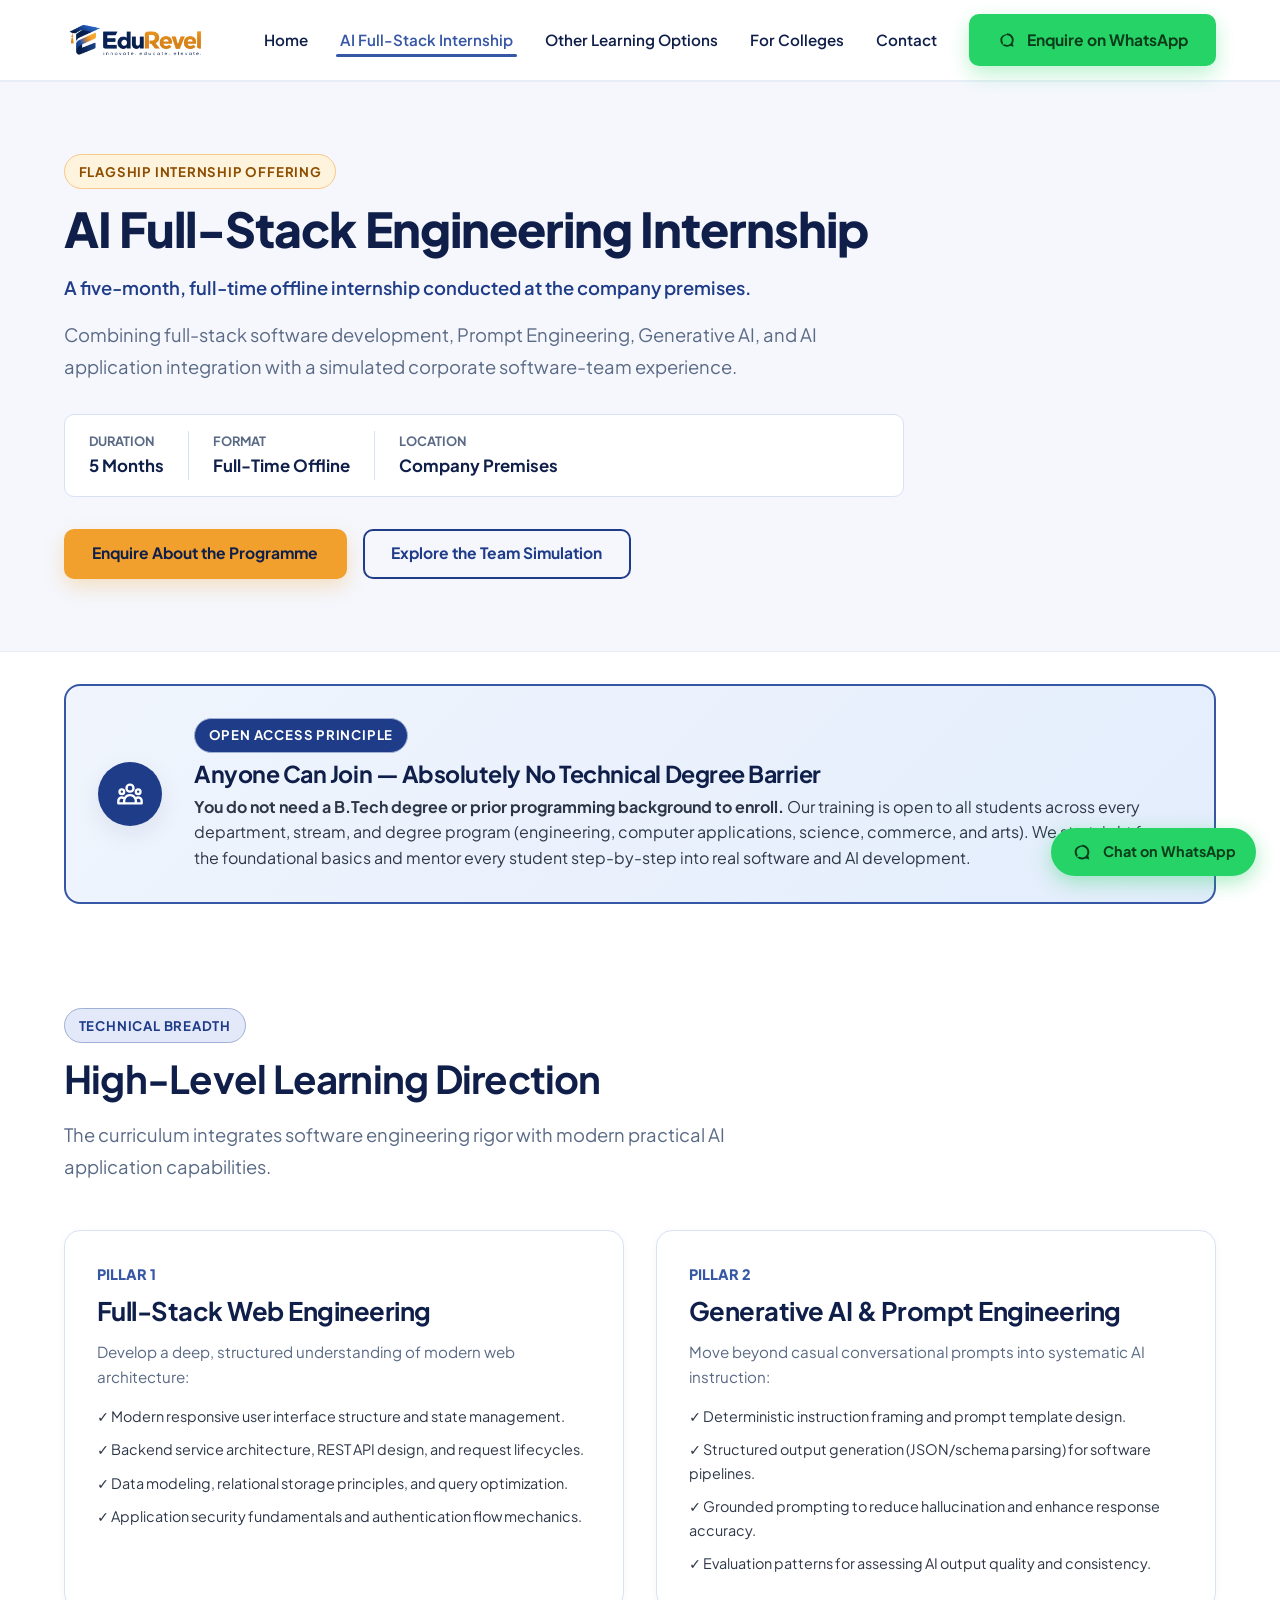
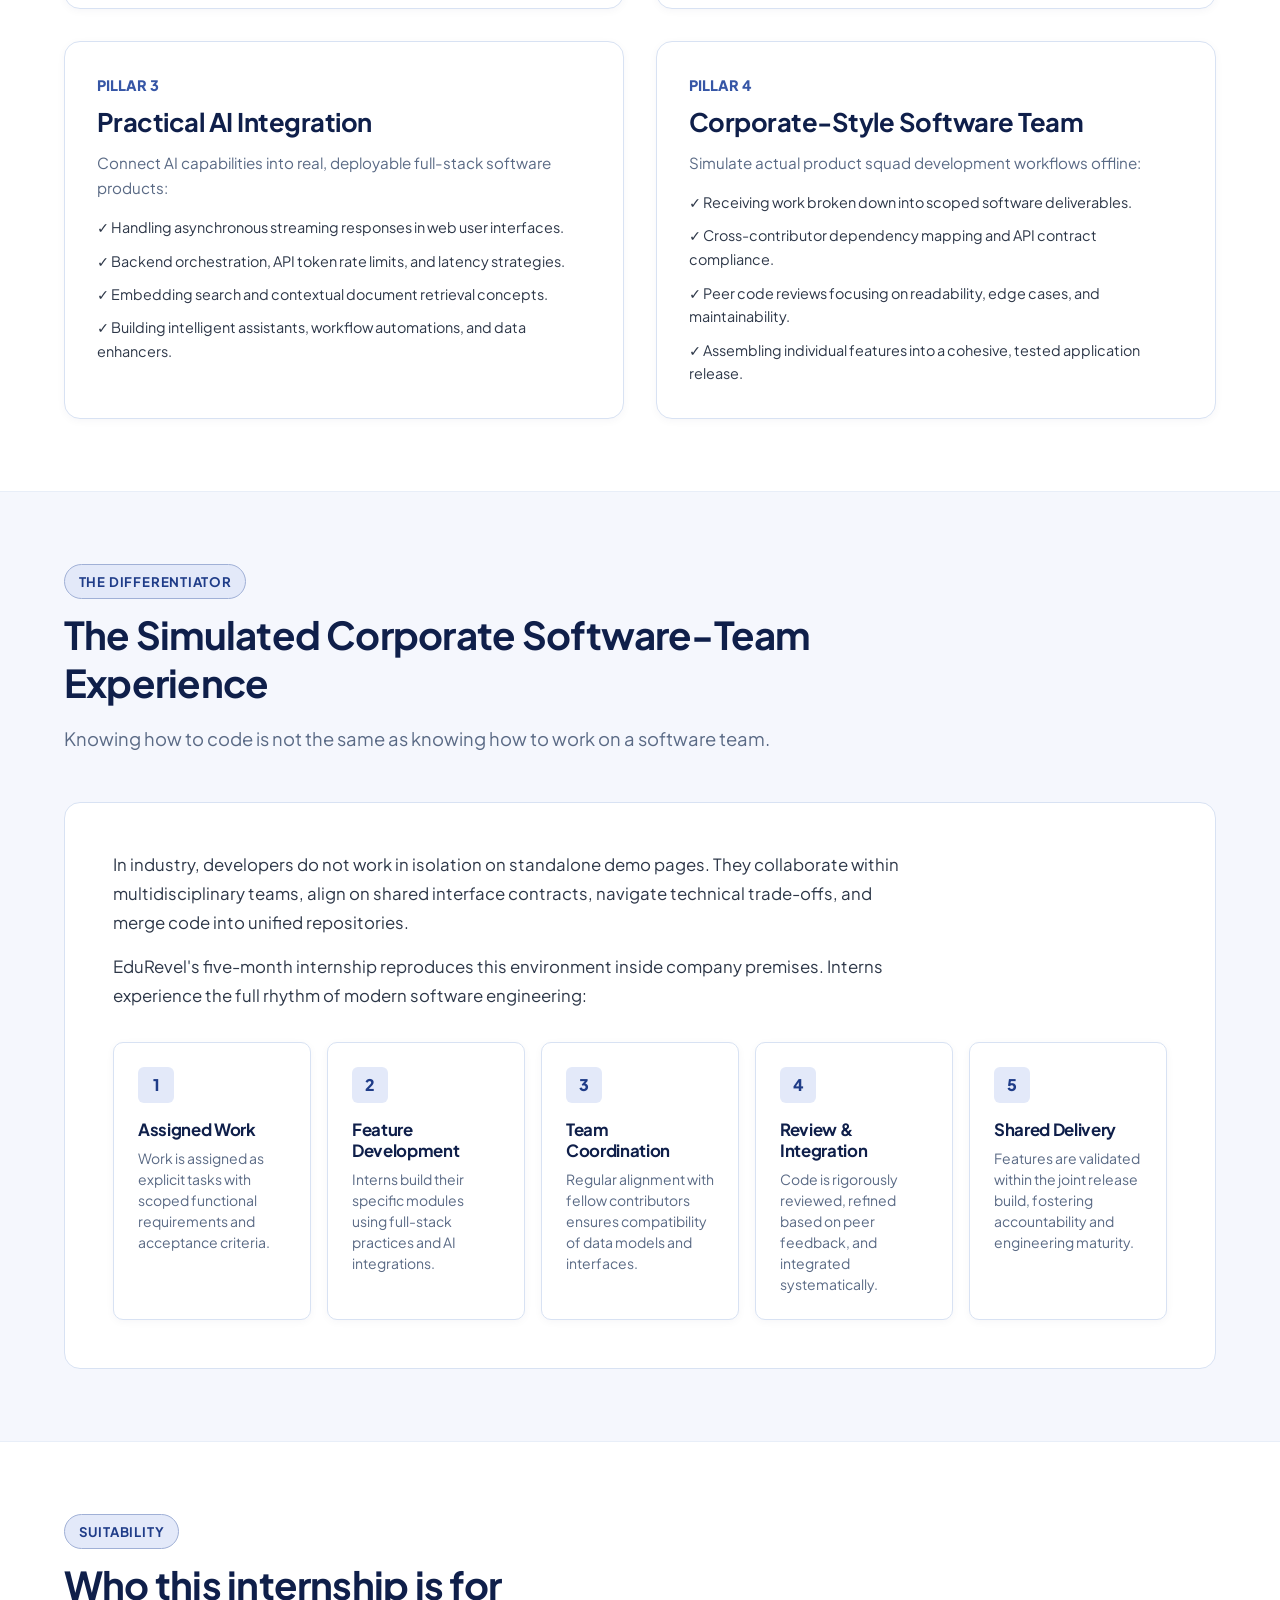
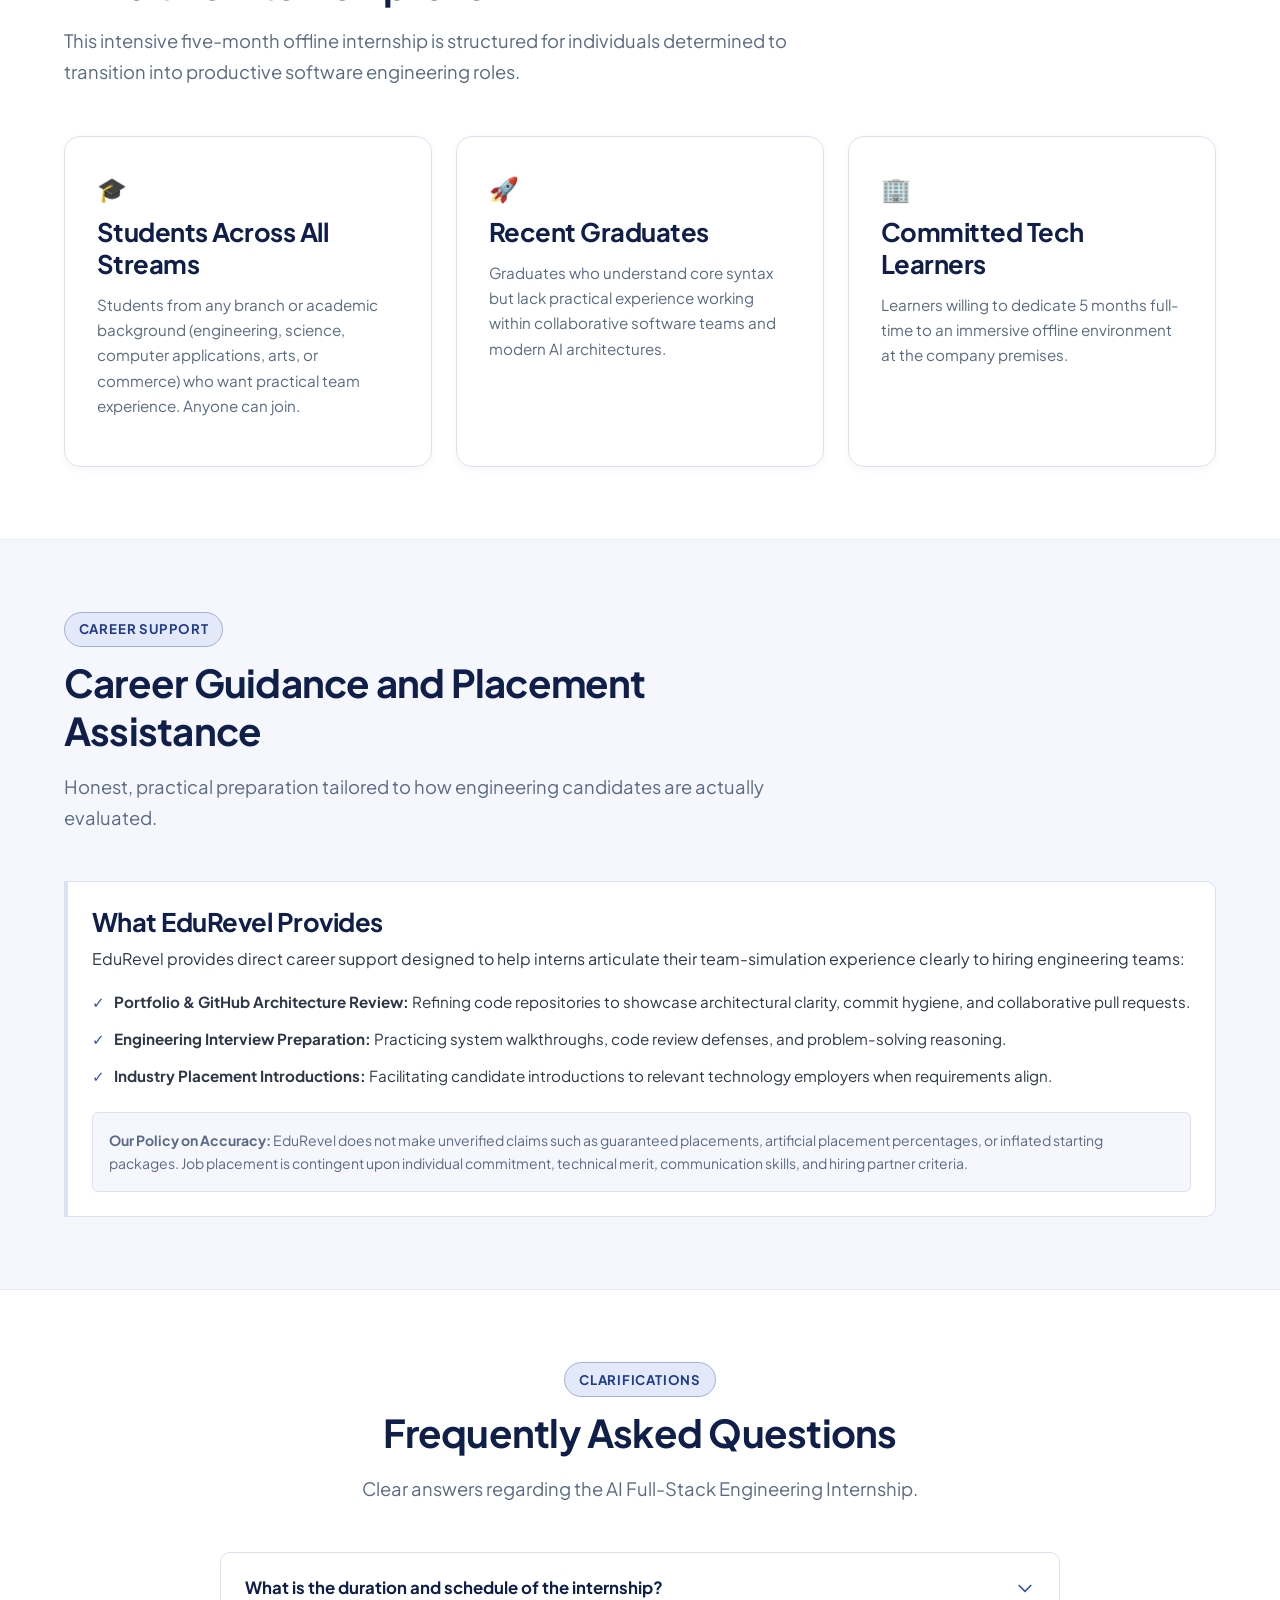
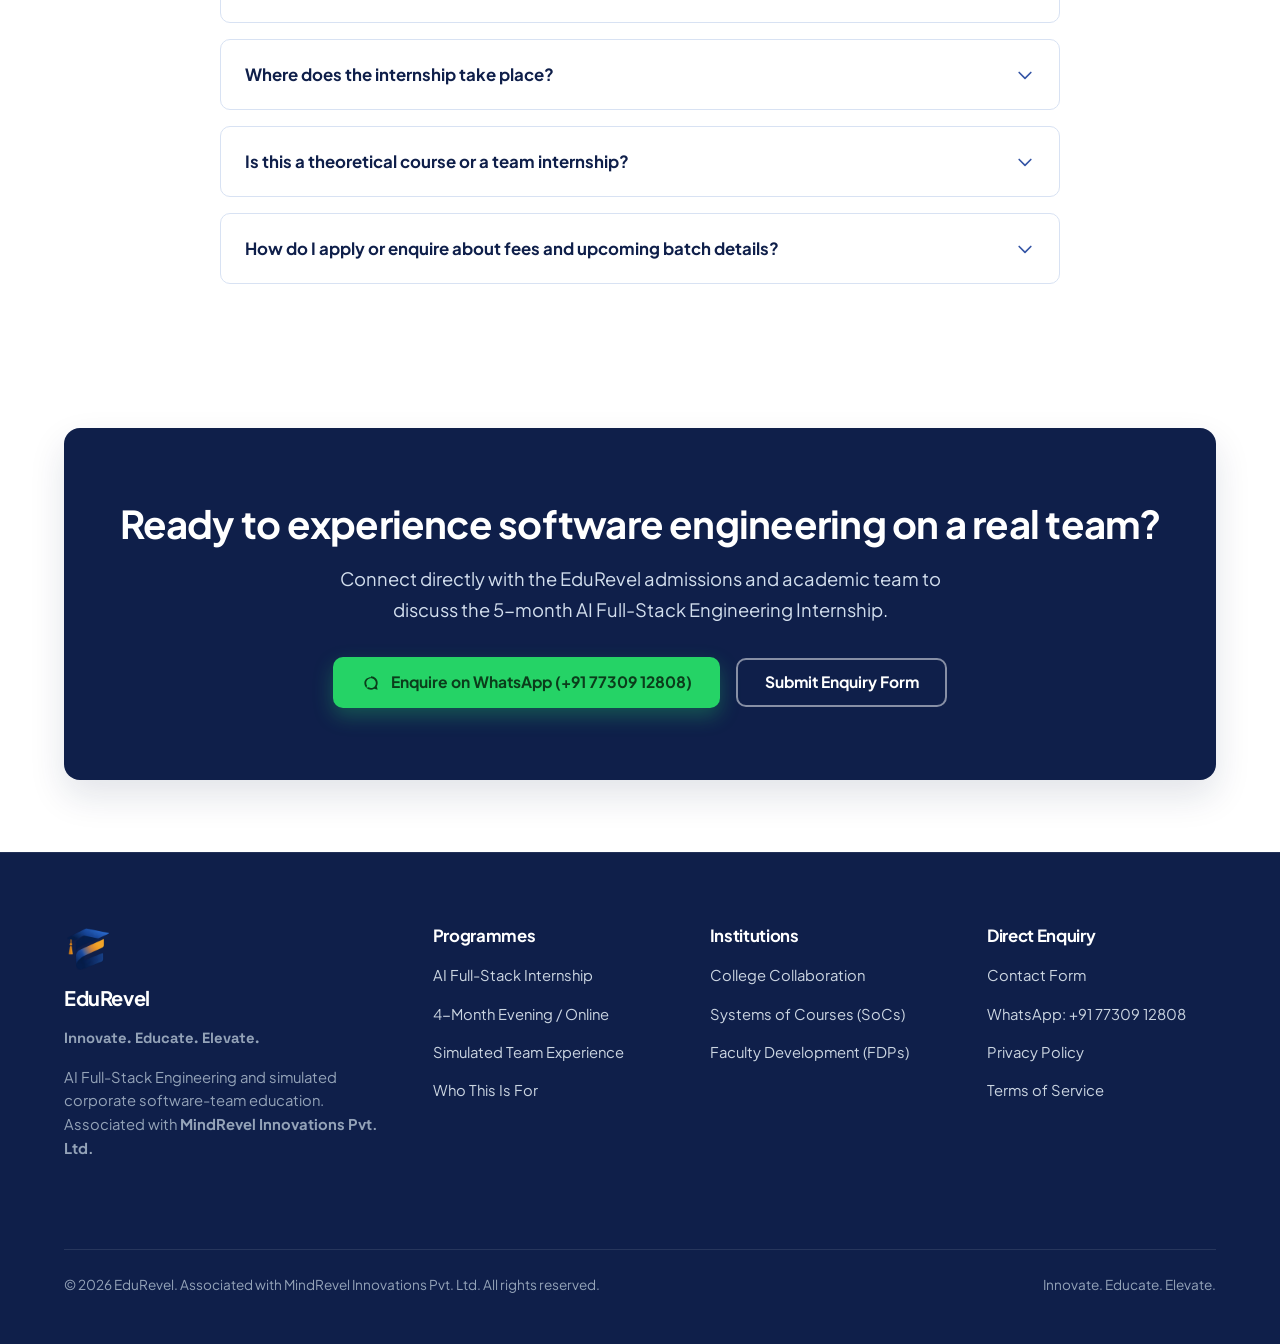
<file: ai-fullstack-internship.html>
<!DOCTYPE html>
<html lang="en">
<head>
  <meta charset="UTF-8">
  <meta name="viewport" content="width=device-width, initial-scale=1.0">
  <title>AI Full-Stack Engineering Internship (5 Months Offline) — EduRevel</title>
  <meta name="description" content="EduRevel's flagship 5-month, full-time offline AI Full-Stack Engineering Internship at company premises. Combines full-stack development, Generative AI, and Prompt Engineering with corporate-style software-team simulation.">
  
  <!-- Favicons and Touch Icons -->
  <link rel="icon" type="image/x-icon" href="assets/favicon.ico">
  <link rel="icon" type="image/png" sizes="32x32" href="assets/favicon-32x32.png">
  <link rel="icon" type="image/png" sizes="16x16" href="assets/favicon-16x16.png">
  <link rel="apple-touch-icon" sizes="180x180" href="assets/apple-touch-icon.png">
  <link rel="manifest" href="site.webmanifest">
  <meta name="theme-color" content="#0F1F4A">

  <!-- Core Stylesheet -->
  <link rel="stylesheet" href="assets/css/style.css?v=2.3">
</head>
<body>

  <!-- Site Navigation Header -->
  <header class="site-header" id="siteHeader">
    <div class="container nav-container">
      <a href="./" class="brand-link" aria-label="EduRevel Home">
        <img src="assets/edurevel-logo-light-bg.png" alt="EduRevel — Innovate. Educate. Elevate." class="brand-logo" width="180" height="60">
      </a>

      <button class="mobile-menu-btn" id="mobileMenuToggle" aria-label="Toggle navigation menu" aria-expanded="false" aria-controls="primaryNav">
        <svg xmlns="http://www.w3.org/2000/svg" fill="none" viewBox="0 0 24 24" stroke="currentColor" stroke-width="2">
          <path stroke-linecap="round" stroke-linejoin="round" d="M4 6h16M4 12h16M4 18h16" />
        </svg>
      </button>

      <nav class="site-nav" id="primaryNav" aria-label="Main Navigation">
        <ul class="nav-list">
          <li><a href="./" class="nav-link">Home</a></li>
          <li><a href="ai-fullstack-internship" class="nav-link active" aria-current="page">AI Full-Stack Internship</a></li>
          <li><a href="other-learning-options" class="nav-link">Other Learning Options</a></li>
          <li><a href="for-colleges" class="nav-link">For Colleges</a></li>
          <li><a href="contact" class="nav-link">Contact</a></li>
        </ul>
        <div class="nav-actions">
          <a href="https://wa.me/917730912808?text=Hi%20EduRevel%2C%20I%20am%20interested%20in%20the%205-Month%20AI%20Full-Stack%20Engineering%20Internship." target="_blank" rel="noopener noreferrer" class="btn btn-whatsapp">
            <svg xmlns="http://www.w3.org/2000/svg" viewBox="0 0 24 24">
              <path d="M12.031 6.172c-3.181 0-5.767 2.586-5.768 5.766-.001 1.298.38 2.27 1.019 3.287l-.711 2.598 2.664-.699c.974.532 1.838.82 2.8.82 3.179 0 5.766-2.587 5.766-5.766.002-3.18-2.585-5.806-5.77-5.806zm0-2.172c4.418 0 8 3.582 8 8 0 1.488-.415 2.883-1.139 4.083l1.108 4.053-4.148-1.088c-1.157.653-2.483 1.026-3.821 1.026-4.418 0-8-3.582-8-8 0-4.418 3.582-7.074 8-7.074z"/>
            </svg>
            <span>Enquire on WhatsApp</span>
          </a>
        </div>
      </nav>
    </div>
  </header>

  <main>
    <!-- Programme Hero Banner -->
    <section class="section section-pale" id="programmeHero">
      <div class="container">
        <div style="max-width: 840px;">
          <div class="eyebrow-badge amber">Flagship Internship Offering</div>
          <h1 style="font-size: clamp(2rem, 3.5vw + 1rem, 3rem);">AI Full-Stack Engineering Internship</h1>
          <p class="lead" style="color: var(--color-primary-blue); font-weight: 600;">
            A five-month, full-time offline internship conducted at the company premises.
          </p>
          <p class="lead">
            Combining full-stack software development, Prompt Engineering, Generative AI, and AI application integration with a simulated corporate software-team experience.
          </p>

          <div style="display: flex; flex-wrap: wrap; gap: var(--space-lg); margin-top: var(--space-xl); padding: var(--space-md) var(--space-lg); background: var(--color-white); border-radius: var(--radius-md); border: 1px solid var(--color-border);">
            <div>
              <span style="display: block; font-size: 0.8rem; color: var(--color-text-muted); text-transform: uppercase; font-weight: 700;">Duration</span>
              <strong style="color: var(--color-dark-navy); font-size: 1.05rem;">5 Months</strong>
            </div>
            <div style="border-left: 1px solid var(--color-border); padding-left: var(--space-lg);">
              <span style="display: block; font-size: 0.8rem; color: var(--color-text-muted); text-transform: uppercase; font-weight: 700;">Format</span>
              <strong style="color: var(--color-dark-navy); font-size: 1.05rem;">Full-Time Offline</strong>
            </div>
            <div style="border-left: 1px solid var(--color-border); padding-left: var(--space-lg);">
              <span style="display: block; font-size: 0.8rem; color: var(--color-text-muted); text-transform: uppercase; font-weight: 700;">Location</span>
              <strong style="color: var(--color-dark-navy); font-size: 1.05rem;">Company Premises</strong>
            </div>
          </div>

          <div class="button-group" style="margin-top: var(--space-xl);">
            <a href="https://wa.me/917730912808?text=Hi%20EduRevel%2C%20I%20am%20interested%20in%20the%205-Month%20AI%20Full-Stack%20Engineering%20Internship." target="_blank" rel="noopener noreferrer" class="btn btn-amber">
              Enquire About the Programme
            </a>
            <a href="#experience" class="btn btn-outline">
              Explore the Team Simulation
            </a>
          </div>
        </div>
      </div>
    </section>

    <!-- Open Access Principle: Anyone Can Join -->
    <section class="section" style="padding-top: var(--space-xl); padding-bottom: 0;">
      <div class="container">
        <div class="inclusive-banner" style="margin-bottom: var(--space-xl); border: 2px solid var(--color-action-blue); background: linear-gradient(135deg, #F0F5FD 0%, #E3EDFC 100%);">
          <div class="inclusive-icon-wrap" style="width: 64px; height: 64px;">
            <svg fill="none" stroke="currentColor" viewBox="0 0 24 24"><path stroke-linecap="round" stroke-linejoin="round" stroke-width="2" d="M17 20h5v-2a3 3 0 00-5.356-1.857M17 20H7m10 0v-2c0-.656-.126-1.283-.356-1.857M7 20H2v-2a3 3 0 015.356-1.857M7 20v-2c0-.656.126-1.283.356-1.857m0 0a5.002 5.002 0 019.288 0M15 7a3 3 0 11-6 0 3 3 0 016 0zm6 3a2 2 0 11-4 0 2 2 0 014 0zM7 10a2 2 0 11-4 0 2 2 0 014 0z"/></svg>
          </div>
          <div class="inclusive-text">
            <span class="eyebrow-badge" style="background: var(--color-primary-blue); color: #fff; margin-bottom: 0.4rem;">Open Access Principle</span>
            <h2 style="font-size: 1.45rem; color: var(--color-dark-navy); margin-bottom: 0.35rem;">Anyone Can Join — Absolutely No Technical Degree Barrier</h2>
            <p style="font-size: 1rem; color: var(--color-text-body); line-height: 1.6;">
              <strong>You do not need a B.Tech degree or prior programming background to enroll.</strong> Our training is open to all students across every department, stream, and degree program (engineering, computer applications, science, commerce, and arts). We start right from the foundational basics and mentor every student step-by-step into real software and AI development.
            </p>
          </div>
        </div>
      </div>
    </section>

    <!-- Detailed Learning Direction -->
    <section class="section" id="curriculumOverview">
      <div class="container">
        <div class="section-header">
          <span class="eyebrow-badge">Technical Breadth</span>
          <h2>High-Level Learning Direction</h2>
          <p class="lead">
            The curriculum integrates software engineering rigor with modern practical AI application capabilities.
          </p>
        </div>

        <div class="curriculum-pillars-grid">
          <div class="comparison-card">
            <div style="font-weight: 800; color: var(--color-action-blue); font-size: 0.9rem; margin-bottom: 0.5rem;">PILLAR 1</div>
            <h3>Full-Stack Web Engineering</h3>
            <p style="color: var(--color-text-muted); font-size: 0.95rem;">
              Develop a deep, structured understanding of modern web architecture:
            </p>
            <ul style="list-style: none; display: flex; flex-direction: column; gap: 0.6rem; font-size: 0.9rem;">
              <li>✓ Modern responsive user interface structure and state management.</li>
              <li>✓ Backend service architecture, REST API design, and request lifecycles.</li>
              <li>✓ Data modeling, relational storage principles, and query optimization.</li>
              <li>✓ Application security fundamentals and authentication flow mechanics.</li>
            </ul>
          </div>

          <div class="comparison-card">
            <div style="font-weight: 800; color: var(--color-action-blue); font-size: 0.9rem; margin-bottom: 0.5rem;">PILLAR 2</div>
            <h3>Generative AI &amp; Prompt Engineering</h3>
            <p style="color: var(--color-text-muted); font-size: 0.95rem;">
              Move beyond casual conversational prompts into systematic AI instruction:
            </p>
            <ul style="list-style: none; display: flex; flex-direction: column; gap: 0.6rem; font-size: 0.9rem;">
              <li>✓ Deterministic instruction framing and prompt template design.</li>
              <li>✓ Structured output generation (JSON/schema parsing) for software pipelines.</li>
              <li>✓ Grounded prompting to reduce hallucination and enhance response accuracy.</li>
              <li>✓ Evaluation patterns for assessing AI output quality and consistency.</li>
            </ul>
          </div>

          <div class="comparison-card">
            <div style="font-weight: 800; color: var(--color-action-blue); font-size: 0.9rem; margin-bottom: 0.5rem;">PILLAR 3</div>
            <h3>Practical AI Integration</h3>
            <p style="color: var(--color-text-muted); font-size: 0.95rem;">
              Connect AI capabilities into real, deployable full-stack software products:
            </p>
            <ul style="list-style: none; display: flex; flex-direction: column; gap: 0.6rem; font-size: 0.9rem;">
              <li>✓ Handling asynchronous streaming responses in web user interfaces.</li>
              <li>✓ Backend orchestration, API token rate limits, and latency strategies.</li>
              <li>✓ Embedding search and contextual document retrieval concepts.</li>
              <li>✓ Building intelligent assistants, workflow automations, and data enhancers.</li>
            </ul>
          </div>

          <div class="comparison-card">
            <div style="font-weight: 800; color: var(--color-action-blue); font-size: 0.9rem; margin-bottom: 0.5rem;">PILLAR 4</div>
            <h3>Corporate-Style Software Team</h3>
            <p style="color: var(--color-text-muted); font-size: 0.95rem;">
              Simulate actual product squad development workflows offline:
            </p>
            <ul style="list-style: none; display: flex; flex-direction: column; gap: 0.6rem; font-size: 0.9rem;">
              <li>✓ Receiving work broken down into scoped software deliverables.</li>
              <li>✓ Cross-contributor dependency mapping and API contract compliance.</li>
              <li>✓ Peer code reviews focusing on readability, edge cases, and maintainability.</li>
              <li>✓ Assembling individual features into a cohesive, tested application release.</li>
            </ul>
          </div>
        </div>
      </div>
    </section>

    <!-- Simulated Corporate Software-Team Experience -->
    <section class="section section-pale" id="experience">
      <div class="container">
        <div class="section-header">
          <span class="eyebrow-badge">The Differentiator</span>
          <h2>The Simulated Corporate Software-Team Experience</h2>
          <p class="lead">
            Knowing how to code is not the same as knowing how to work on a software team.
          </p>
        </div>

        <div style="background: var(--color-white); border-radius: var(--radius-lg); border: 1px solid var(--color-border); padding: var(--space-2xl); box-shadow: var(--shadow-sm);">
          <div style="max-width: 800px; margin-bottom: var(--space-xl);">
            <p style="font-size: 1.05rem; line-height: 1.7;">
              In industry, developers do not work in isolation on standalone demo pages. They collaborate within multidisciplinary teams, align on shared interface contracts, navigate technical trade-offs, and merge code into unified repositories.
            </p>
            <p style="font-size: 1.05rem; line-height: 1.7; color: var(--color-text-body);">
              EduRevel's five-month internship reproduces this environment inside company premises. Interns experience the full rhythm of modern software engineering:
            </p>
          </div>

          <div class="pillars-grid" style="margin-top: 0;">
            <div class="pillar-card">
              <div class="pillar-number">1</div>
              <h3>Assigned Work</h3>
              <p>Work is assigned as explicit tasks with scoped functional requirements and acceptance criteria.</p>
            </div>
            <div class="pillar-card">
              <div class="pillar-number">2</div>
              <h3>Feature Development</h3>
              <p>Interns build their specific modules using full-stack practices and AI integrations.</p>
            </div>
            <div class="pillar-card">
              <div class="pillar-number">3</div>
              <h3>Team Coordination</h3>
              <p>Regular alignment with fellow contributors ensures compatibility of data models and interfaces.</p>
            </div>
            <div class="pillar-card">
              <div class="pillar-number">4</div>
              <h3>Review &amp; Integration</h3>
              <p>Code is rigorously reviewed, refined based on peer feedback, and integrated systematically.</p>
            </div>
            <div class="pillar-card">
              <div class="pillar-number">5</div>
              <h3>Shared Delivery</h3>
              <p>Features are validated within the joint release build, fostering accountability and engineering maturity.</p>
            </div>
          </div>
        </div>
      </div>
    </section>

    <!-- Who This Internship Is For -->
    <section class="section" id="whoFor">
      <div class="container">
        <div class="section-header">
          <span class="eyebrow-badge">Suitability</span>
          <h2>Who this internship is for</h2>
          <p class="lead">
            This intensive five-month offline internship is structured for individuals determined to transition into productive software engineering roles.
          </p>
        </div>

        <div class="audience-grid">
          <div class="comparison-card">
            <div style="font-size: 1.5rem; margin-bottom: 0.5rem; color: var(--color-action-blue);">🎓</div>
            <h3>Students Across All Streams</h3>
            <p style="font-size: 0.95rem; color: var(--color-text-muted);">
              Students from any branch or academic background (engineering, science, computer applications, arts, or commerce) who want practical team experience. Anyone can join.
            </p>
          </div>

          <div class="comparison-card">
            <div style="font-size: 1.5rem; margin-bottom: 0.5rem; color: var(--color-action-blue);">🚀</div>
            <h3>Recent Graduates</h3>
            <p style="font-size: 0.95rem; color: var(--color-text-muted);">
              Graduates who understand core syntax but lack practical experience working within collaborative software teams and modern AI architectures.
            </p>
          </div>

          <div class="comparison-card">
            <div style="font-size: 1.5rem; margin-bottom: 0.5rem; color: var(--color-action-blue);">🏢</div>
            <h3>Committed Tech Learners</h3>
            <p style="font-size: 0.95rem; color: var(--color-text-muted);">
              Learners willing to dedicate 5 months full-time to an immersive offline environment at the company premises.
            </p>
          </div>
        </div>
      </div>
    </section>

    <!-- Career Guidance & Placement Assistance -->
    <section class="section section-pale" id="career">
      <div class="container">
        <div class="section-header">
          <span class="eyebrow-badge">Career Support</span>
          <h2>Career Guidance and Placement Assistance</h2>
          <p class="lead">
            Honest, practical preparation tailored to how engineering candidates are actually evaluated.
          </p>
        </div>

        <div class="career-truth-box">
          <h3 style="color: var(--color-dark-navy); margin-bottom: 0.5rem;">What EduRevel Provides</h3>
          <p style="margin-bottom: 1rem;">
            EduRevel provides direct career support designed to help interns articulate their team-simulation experience clearly to hiring engineering teams:
          </p>
          <ul style="list-style: none; display: flex; flex-direction: column; gap: 0.75rem; margin-bottom: 1.5rem;">
            <li style="display: flex; gap: 0.6rem; font-size: 0.95rem;">
              <span style="color: var(--color-action-blue); font-weight: 800;">✓</span>
              <span><strong>Portfolio &amp; GitHub Architecture Review:</strong> Refining code repositories to showcase architectural clarity, commit hygiene, and collaborative pull requests.</span>
            </li>
            <li style="display: flex; gap: 0.6rem; font-size: 0.95rem;">
              <span style="color: var(--color-action-blue); font-weight: 800;">✓</span>
              <span><strong>Engineering Interview Preparation:</strong> Practicing system walkthroughs, code review defenses, and problem-solving reasoning.</span>
            </li>
            <li style="display: flex; gap: 0.6rem; font-size: 0.95rem;">
              <span style="color: var(--color-action-blue); font-weight: 800;">✓</span>
              <span><strong>Industry Placement Introductions:</strong> Facilitating candidate introductions to relevant technology employers when requirements align.</span>
            </li>
          </ul>

          <div style="background: var(--color-pale-surface); padding: var(--space-md); border-radius: var(--radius-sm); border: 1px solid var(--color-border); font-size: 0.875rem; color: var(--color-text-muted);">
            <strong>Our Policy on Accuracy:</strong> EduRevel does not make unverified claims such as guaranteed placements, artificial placement percentages, or inflated starting packages. Job placement is contingent upon individual commitment, technical merit, communication skills, and hiring partner criteria.
          </div>
        </div>
      </div>
    </section>

    <!-- Frequently Asked Questions (Accurate & Confirmed Facts Only) -->
    <section class="section" id="faqs">
      <div class="container">
        <div class="section-header text-center">
          <span class="eyebrow-badge">Clarifications</span>
          <h2>Frequently Asked Questions</h2>
          <p class="lead">Clear answers regarding the AI Full-Stack Engineering Internship.</p>
        </div>

        <div class="faq-list">
          <div class="faq-item">
            <button class="faq-question" aria-expanded="false">
              <span>What is the duration and schedule of the internship?</span>
              <svg class="faq-icon" fill="none" stroke="currentColor" viewBox="0 0 24 24"><path stroke-linecap="round" stroke-linejoin="round" stroke-width="2" d="M19 9l-7 7-7-7"/></svg>
            </button>
            <div class="faq-answer">
              The flagship internship runs for 5 months full-time. Daily schedule and batch timing details are shared directly upon formal enquiry and intake verification.
            </div>
          </div>

          <div class="faq-item">
            <button class="faq-question" aria-expanded="false">
              <span>Where does the internship take place?</span>
              <svg class="faq-icon" fill="none" stroke="currentColor" viewBox="0 0 24 24"><path stroke-linecap="round" stroke-linejoin="round" stroke-width="2" d="M19 9l-7 7-7-7"/></svg>
            </button>
            <div class="faq-answer">
              The internship is conducted offline at the company premises, creating a focused, in-person software team environment. It is not conducted on a college campus.
            </div>
          </div>

          <div class="faq-item">
            <button class="faq-question" aria-expanded="false">
              <span>Is this a theoretical course or a team internship?</span>
              <svg class="faq-icon" fill="none" stroke="currentColor" viewBox="0 0 24 24"><path stroke-linecap="round" stroke-linejoin="round" stroke-width="2" d="M19 9l-7 7-7-7"/></svg>
            </button>
            <div class="faq-answer">
              This is an immersive engineering internship built around real collaborative delivery and simulated corporate team practices, rather than passive video lectures. Interns gain genuine team experience while developing full-stack and AI skills.
            </div>
          </div>

          <div class="faq-item">
            <button class="faq-question" aria-expanded="false">
              <span>How do I apply or enquire about fees and upcoming batch details?</span>
              <svg class="faq-icon" fill="none" stroke="currentColor" viewBox="0 0 24 24"><path stroke-linecap="round" stroke-linejoin="round" stroke-width="2" d="M19 9l-7 7-7-7"/></svg>
            </button>
            <div class="faq-answer">
              You can enquire directly via WhatsApp at +91 77309 12808 or submit our contact form. Our team will assist with suitability, explain current batch schedules, and guide you through the intake procedure.
            </div>
          </div>
        </div>
      </div>
    </section>

    <!-- Programme Enquiry Banner -->
    <section class="section" id="enquiryAction">
      <div class="container">
        <div class="cta-banner">
          <h2>Ready to experience software engineering on a real team?</h2>
          <p>
            Connect directly with the EduRevel admissions and academic team to discuss the 5-month AI Full-Stack Engineering Internship.
          </p>
          <div class="button-group" style="justify-content: center;">
            <a href="https://wa.me/917730912808?text=Hi%20EduRevel%2C%20I%20am%20interested%20in%20the%205-Month%20AI%20Full-Stack%20Engineering%20Internship." target="_blank" rel="noopener noreferrer" class="btn btn-whatsapp">
              <svg xmlns="http://www.w3.org/2000/svg" viewBox="0 0 24 24">
                <path d="M12.031 6.172c-3.181 0-5.767 2.586-5.768 5.766-.001 1.298.38 2.27 1.019 3.287l-.711 2.598 2.664-.699c.974.532 1.838.82 2.8.82 3.179 0 5.766-2.587 5.766-5.766.002-3.18-2.585-5.806-5.77-5.806zm0-2.172c4.418 0 8 3.582 8 8 0 1.488-.415 2.883-1.139 4.083l1.108 4.053-4.148-1.088c-1.157.653-2.483 1.026-3.821 1.026-4.418 0-8-3.582-8-8 0-4.418 3.582-7.074 8-7.074z"/>
              </svg>
              <span>Enquire on WhatsApp (+91 77309 12808)</span>
            </a>
            <a href="contact" class="btn btn-outline-white">
              Submit Enquiry Form
            </a>
          </div>
        </div>
      </div>
    </section>
  </main>

  <!-- Global Footer -->
  <footer class="site-footer">
    <div class="container">
      <div class="footer-grid">
        <div class="footer-brand">
          <img src="assets/edurevel-symbol.png" alt="EduRevel Symbol" width="48" height="48" style="margin-bottom: 0.75rem;">
          <h3 style="color: var(--color-white); font-size: 1.25rem;">EduRevel</h3>
          <p class="footer-tagline">Innovate. Educate. Elevate.</p>
          <p>
            AI Full-Stack Engineering and simulated corporate software-team education.<br>
            Associated with <strong>MindRevel Innovations Pvt. Ltd.</strong>
          </p>
        </div>

        <div class="footer-col">
          <h4>Programmes</h4>
          <ul class="footer-links">
            <li><a href="ai-fullstack-internship">AI Full-Stack Internship</a></li>
            <li><a href="other-learning-options">4-Month Evening / Online</a></li>
            <li><a href="#experience">Simulated Team Experience</a></li>
            <li><a href="#whoFor">Who This Is For</a></li>
          </ul>
        </div>

        <div class="footer-col">
          <h4>Institutions</h4>
          <ul class="footer-links">
            <li><a href="for-colleges">College Collaboration</a></li>
            <li><a href="for-colleges#coursesList">Systems of Courses (SoCs)</a></li>
            <li><a href="for-colleges#fdps">Faculty Development (FDPs)</a></li>
          </ul>
        </div>

        <div class="footer-col">
          <h4>Direct Enquiry</h4>
          <ul class="footer-links">
            <li><a href="contact">Contact Form</a></li>
            <li><a href="https://wa.me/917730912808" target="_blank" rel="noopener noreferrer">WhatsApp: +91 77309 12808</a></li>
            <li><a href="privacy">Privacy Policy</a></li>
            <li><a href="terms">Terms of Service</a></li>
          </ul>
        </div>
      </div>

      <div class="footer-bottom">
        <div>&copy; 2026 EduRevel. Associated with MindRevel Innovations Pvt. Ltd. All rights reserved.</div>
        <div>Innovate. Educate. Elevate.</div>
      </div>
    </div>
  </footer>

  <a href="https://wa.me/917730912808?text=Hi%20EduRevel%2C%20I%20am%20interested%20in%20the%205-Month%20AI%20Full-Stack%20Engineering%20Internship." class="whatsapp-floating" target="_blank" rel="noopener noreferrer" aria-label="Chat with EduRevel on WhatsApp">
    <svg xmlns="http://www.w3.org/2000/svg" viewBox="0 0 24 24">
      <path d="M12.031 6.172c-3.181 0-5.767 2.586-5.768 5.766-.001 1.298.38 2.27 1.019 3.287l-.711 2.598 2.664-.699c.974.532 1.838.82 2.8.82 3.179 0 5.766-2.587 5.766-5.766.002-3.18-2.585-5.806-5.77-5.806zm0-2.172c4.418 0 8 3.582 8 8 0 1.488-.415 2.883-1.139 4.083l1.108 4.053-4.148-1.088c-1.157.653-2.483 1.026-3.821 1.026-4.418 0-8-3.582-8-8 0-4.418 3.582-7.074 8-7.074z"/>
    </svg>
    <span>Chat on WhatsApp</span>
  </a>

  <script src="assets/js/main.js"></script>
</body>
</html>
</file>
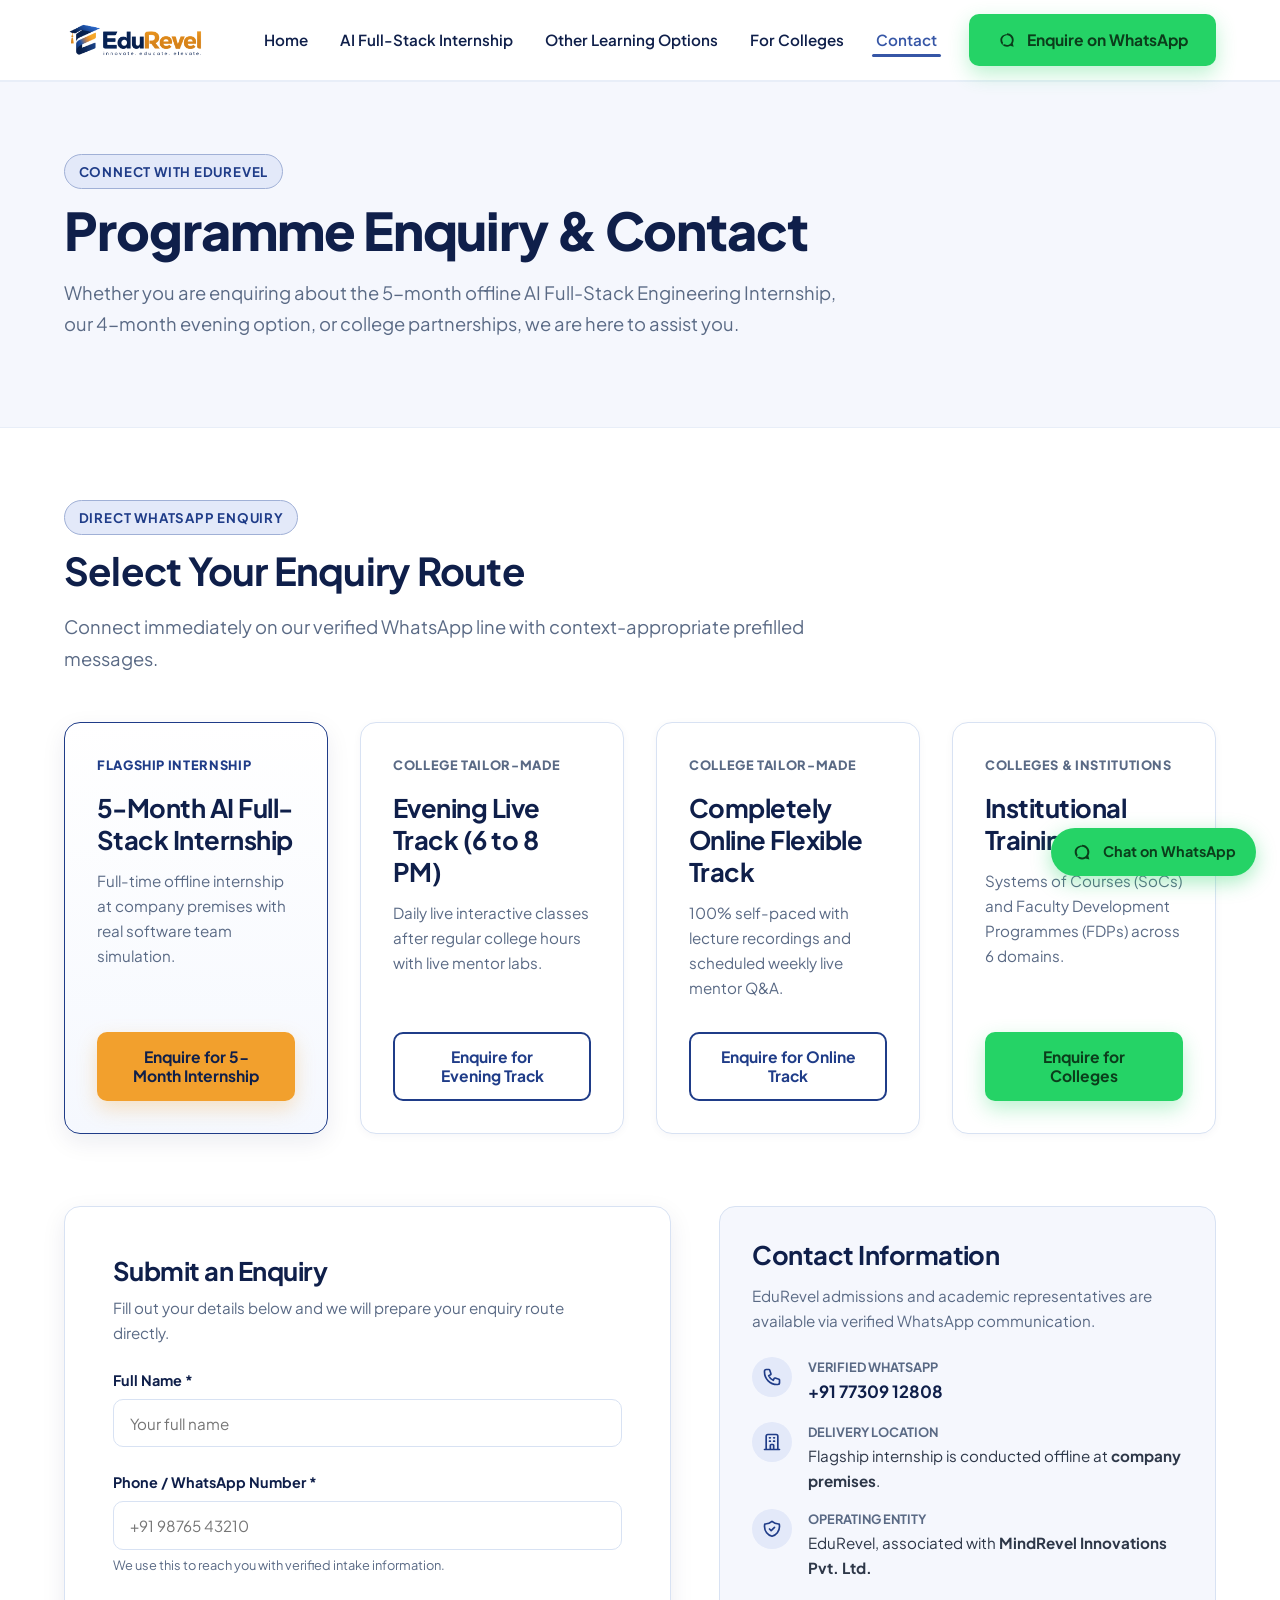
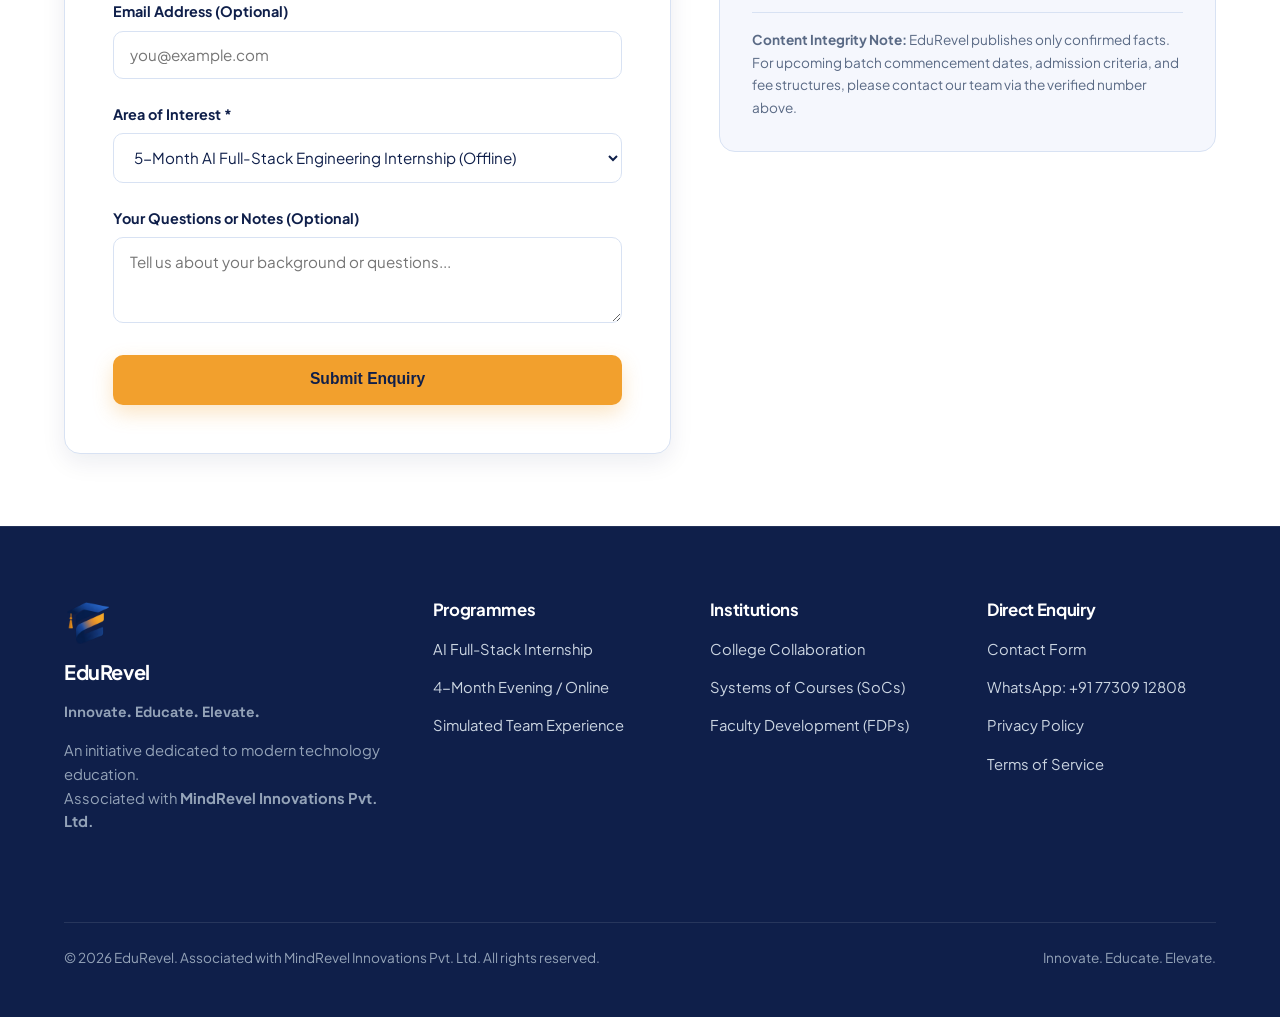
<file: contact.html>
<!DOCTYPE html>
<html lang="en">
<head>
  <meta charset="UTF-8">
  <meta name="viewport" content="width=device-width, initial-scale=1.0">
  <title>Contact &amp; Programme Enquiry — EduRevel</title>
  <meta name="description" content="Enquire directly with EduRevel for the 5-month AI Full-Stack Engineering Internship, 4-month evening/online option, or college institutional collaboration.">
  
  <link rel="icon" type="image/x-icon" href="assets/favicon.ico">
  <link rel="icon" type="image/png" sizes="32x32" href="assets/favicon-32x32.png">
  <link rel="icon" type="image/png" sizes="16x16" href="assets/favicon-16x16.png">
  <link rel="apple-touch-icon" sizes="180x180" href="assets/apple-touch-icon.png">
  <link rel="manifest" href="site.webmanifest">
  <meta name="theme-color" content="#0F1F4A">

  <link rel="stylesheet" href="assets/css/style.css?v=2.3">
</head>
<body>

  <!-- Site Navigation Header -->
  <header class="site-header" id="siteHeader">
    <div class="container nav-container">
      <a href="./" class="brand-link" aria-label="EduRevel Home">
        <img src="assets/edurevel-logo-light-bg.png" alt="EduRevel — Innovate. Educate. Elevate." class="brand-logo" width="180" height="60">
      </a>

      <button class="mobile-menu-btn" id="mobileMenuToggle" aria-label="Toggle navigation menu" aria-expanded="false" aria-controls="primaryNav">
        <svg xmlns="http://www.w3.org/2000/svg" fill="none" viewBox="0 0 24 24" stroke="currentColor" stroke-width="2">
          <path stroke-linecap="round" stroke-linejoin="round" d="M4 6h16M4 12h16M4 18h16" />
        </svg>
      </button>

      <nav class="site-nav" id="primaryNav" aria-label="Main Navigation">
        <ul class="nav-list">
          <li><a href="./" class="nav-link">Home</a></li>
          <li><a href="ai-fullstack-internship" class="nav-link">AI Full-Stack Internship</a></li>
          <li><a href="other-learning-options" class="nav-link">Other Learning Options</a></li>
          <li><a href="for-colleges" class="nav-link">For Colleges</a></li>
          <li><a href="contact" class="nav-link active" aria-current="page">Contact</a></li>
        </ul>
        <div class="nav-actions">
          <a href="https://wa.me/917730912808?text=Hi%20EduRevel%2C%20I%20would%20like%20to%20enquire%20about%20your%20programmes." target="_blank" rel="noopener noreferrer" class="btn btn-whatsapp">
            <svg xmlns="http://www.w3.org/2000/svg" viewBox="0 0 24 24">
              <path d="M12.031 6.172c-3.181 0-5.767 2.586-5.768 5.766-.001 1.298.38 2.27 1.019 3.287l-.711 2.598 2.664-.699c.974.532 1.838.82 2.8.82 3.179 0 5.766-2.587 5.766-5.766.002-3.18-2.585-5.806-5.77-5.806zm0-2.172c4.418 0 8 3.582 8 8 0 1.488-.415 2.883-1.139 4.083l1.108 4.053-4.148-1.088c-1.157.653-2.483 1.026-3.821 1.026-4.418 0-8-3.582-8-8 0-4.418 3.582-7.074 8-7.074z"/>
            </svg>
            <span>Enquire on WhatsApp</span>
          </a>
        </div>
      </nav>
    </div>
  </header>

  <main>
    <section class="section section-pale">
      <div class="container">
        <div style="max-width: 800px;">
          <span class="eyebrow-badge">Connect with EduRevel</span>
          <h1>Programme Enquiry &amp; Contact</h1>
          <p class="lead">
            Whether you are enquiring about the 5-month offline AI Full-Stack Engineering Internship, our 4-month evening option, or college partnerships, we are here to assist you.
          </p>
        </div>
      </div>
    </section>

    <!-- Direct Route Cards (Page-specific prefilled messages) -->
    <section class="section">
      <div class="container">
        <div class="section-header">
          <span class="eyebrow-badge">Direct WhatsApp Enquiry</span>
          <h2>Select Your Enquiry Route</h2>
          <p class="lead">Connect immediately on our verified WhatsApp line with context-appropriate prefilled messages.</p>
        </div>

        <div class="colleges-grid" style="margin-bottom: var(--space-3xl); grid-template-columns: repeat(auto-fit, minmax(260px, 1fr));">
          <!-- Flagship Route -->
          <div class="comparison-card highlight">
            <span class="comparison-tag edurevel">Flagship Internship</span>
            <h3>5-Month AI Full-Stack Internship</h3>
            <p style="color: var(--color-text-muted); font-size: 0.95rem; margin-bottom: 1rem;">
              Full-time offline internship at company premises with real software team simulation.
            </p>
            <div style="margin-top: auto; padding-top: var(--space-md);">
              <a href="https://wa.me/917730912808?text=Hi%20EduRevel%2C%20I%20am%20interested%20in%20the%205-Month%20AI%20Full-Stack%20Engineering%20Internship." target="_blank" rel="noopener noreferrer" class="btn btn-amber" style="width: 100%;">
                Enquire for 5-Month Internship
              </a>
            </div>
          </div>

          <!-- Evening Track (6 to 8 PM) Route -->
          <div class="comparison-card">
            <span class="comparison-tag standard">College Tailor-Made</span>
            <h3>Evening Live Track (6 to 8 PM)</h3>
            <p style="color: var(--color-text-muted); font-size: 0.95rem; margin-bottom: 1rem;">
              Daily live interactive classes after regular college hours with live mentor labs.
            </p>
            <div style="margin-top: auto; padding-top: var(--space-md);">
              <a href="https://wa.me/917730912808?text=Hi%20EduRevel%2C%20I%20am%20a%20college%20student%20interested%20in%20the%20Evening%20Live%20Track%20(6%20to%208%20PM)." target="_blank" rel="noopener noreferrer" class="btn btn-outline" style="width: 100%;">
                Enquire for Evening Track
              </a>
            </div>
          </div>

          <!-- Completely Online Track Route -->
          <div class="comparison-card">
            <span class="comparison-tag standard">College Tailor-Made</span>
            <h3>Completely Online Flexible Track</h3>
            <p style="color: var(--color-text-muted); font-size: 0.95rem; margin-bottom: 1rem;">
              100% self-paced with lecture recordings and scheduled weekly live mentor Q&amp;A.
            </p>
            <div style="margin-top: auto; padding-top: var(--space-md);">
              <a href="https://wa.me/917730912808?text=Hi%20EduRevel%2C%20I%20am%20a%20college%20student%20interested%20in%20the%20Completely%20Online%20flexible%20track." target="_blank" rel="noopener noreferrer" class="btn btn-outline" style="width: 100%;">
                Enquire for Online Track
              </a>
            </div>
          </div>

          <!-- Institutional Route -->
          <div class="comparison-card">
            <span class="comparison-tag standard">Colleges &amp; Institutions</span>
            <h3>Institutional Training</h3>
            <p style="color: var(--color-text-muted); font-size: 0.95rem; margin-bottom: 1rem;">
              Systems of Courses (SoCs) and Faculty Development Programmes (FDPs) across 6 domains.
            </p>
            <div style="margin-top: auto; padding-top: var(--space-md);">
              <a href="https://wa.me/917730912808?text=Hi%20EduRevel%2C%20I%20am%20representing%20an%20institution%20and%20would%20like%20to%20enquire%20about%20college%20training%20collaboration." target="_blank" rel="noopener noreferrer" class="btn btn-whatsapp" style="width: 100%;">
                Enquire for Colleges
              </a>
            </div>
          </div>
        </div>

        <!-- Accessible Enquiry Form Grid -->
        <div style="display: grid; grid-template-columns: 1.1fr 0.9fr; gap: var(--space-2xl); align-items: start;">
          <div class="form-card">
            <h3 style="margin-bottom: var(--space-xs);">Submit an Enquiry</h3>
            <p style="color: var(--color-text-muted); font-size: 0.95rem; margin-bottom: var(--space-lg);">
              Fill out your details below and we will prepare your enquiry route directly.
            </p>

            <form id="enquiryForm" novalidate>
              <div class="form-group">
                <label for="name" class="form-label">Full Name *</label>
                <input type="text" id="name" name="name" class="form-input" required placeholder="Your full name">
              </div>

              <div class="form-group">
                <label for="phone" class="form-label">Phone / WhatsApp Number *</label>
                <input type="tel" id="phone" name="phone" class="form-input" required placeholder="+91 98765 43210">
                <div class="form-helper">We use this to reach you with verified intake information.</div>
              </div>

              <div class="form-group">
                <label for="email" class="form-label">Email Address (Optional)</label>
                <input type="email" id="email" name="email" class="form-input" placeholder="you@example.com">
              </div>

              <div class="form-group">
                <label for="offering" class="form-label">Area of Interest *</label>
                <select id="offering" name="offering" class="form-select" required>
                  <option value="5-Month AI Full-Stack Engineering Internship (Offline)">5-Month AI Full-Stack Engineering Internship (Offline)</option>
                  <option value="Evening Live Track (6 to 8 PM) - Tailor-made for College Students">Evening Live Track (6 to 8 PM) — Tailor-made for College Students</option>
                  <option value="Completely Online Flexible Track - Tailor-made for College Students">Completely Online Flexible Track — Tailor-made for College Students</option>
                  <option value="Institutional Collaboration for Colleges (SoCs / FDPs)">Institutional Collaboration for Colleges (SoCs / FDPs)</option>
                  <option value="General Technical Question">General Technical Question</option>
                </select>
              </div>

              <div class="form-group">
                <label for="message" class="form-label">Your Questions or Notes (Optional)</label>
                <textarea id="message" name="message" rows="3" class="form-textarea" placeholder="Tell us about your background or questions..."></textarea>
              </div>

              <button type="submit" class="btn btn-amber" style="width: 100%;">
                Submit Enquiry
              </button>

              <div id="formFeedback" role="alert" aria-live="polite"></div>
            </form>
          </div>

          <!-- Contact Information & Trust Card -->
          <div style="background: var(--color-pale-surface); padding: var(--space-xl); border-radius: var(--radius-lg); border: 1px solid var(--color-border);">
            <h3>Contact Information</h3>
            <p style="color: var(--color-text-muted); font-size: 0.95rem; margin-bottom: var(--space-lg);">
              EduRevel admissions and academic representatives are available via verified WhatsApp communication.
            </p>

            <div style="display: flex; flex-direction: column; gap: var(--space-md); margin-bottom: var(--space-xl);">
              <div style="display: flex; align-items: flex-start; gap: var(--space-md);">
                <div style="width: 40px; height: 40px; border-radius: 50%; background: var(--color-pale-blue); display: flex; align-items: center; justify-content: center; flex-shrink: 0; color: var(--color-primary-blue);">
                  <svg width="20" height="20" fill="none" stroke="currentColor" viewBox="0 0 24 24"><path stroke-linecap="round" stroke-linejoin="round" stroke-width="2" d="M3 5a2 2 0 012-2h3.28a1 1 0 01.948.684l1.498 4.493a1 1 0 01-.502 1.21l-2.257 1.13a11.042 11.042 0 005.516 5.516l1.13-2.257a1 1 0 011.21-.502l4.493 1.498a1 1 0 01.684.949V19a2 2 0 01-2 2h-1C9.716 21 3 14.284 3 6V5z"/></svg>
                </div>
                <div>
                  <span style="display: block; font-size: 0.8rem; font-weight: 700; color: var(--color-text-muted); text-transform: uppercase;">Verified WhatsApp</span>
                  <a href="https://wa.me/917730912808" target="_blank" rel="noopener noreferrer" style="font-weight: 700; font-size: 1.05rem; color: var(--color-dark-navy);">+91 77309 12808</a>
                </div>
              </div>

              <div style="display: flex; align-items: flex-start; gap: var(--space-md);">
                <div style="width: 40px; height: 40px; border-radius: 50%; background: var(--color-pale-blue); display: flex; align-items: center; justify-content: center; flex-shrink: 0; color: var(--color-primary-blue);">
                  <svg width="20" height="20" fill="none" stroke="currentColor" viewBox="0 0 24 24"><path stroke-linecap="round" stroke-linejoin="round" stroke-width="2" d="M19 21V5a2 2 0 00-2-2H7a2 2 0 00-2 2v16m14 0h2m-2 0h-5m-9 0H3m2 0h5M9 7h1m-1 4h1m4-4h1m-1 4h1m-5 10v-5a1 1 0 011-1h2a1 1 0 011 1v5m-4 0h4"/></svg>
                </div>
                <div>
                  <span style="display: block; font-size: 0.8rem; font-weight: 700; color: var(--color-text-muted); text-transform: uppercase;">Delivery Location</span>
                  <p style="font-size: 0.95rem; color: var(--color-text-body); margin-bottom: 0;">
                    Flagship internship is conducted offline at <strong>company premises</strong>.
                  </p>
                </div>
              </div>

              <div style="display: flex; align-items: flex-start; gap: var(--space-md);">
                <div style="width: 40px; height: 40px; border-radius: 50%; background: var(--color-pale-blue); display: flex; align-items: center; justify-content: center; flex-shrink: 0; color: var(--color-primary-blue);">
                  <svg width="20" height="20" fill="none" stroke="currentColor" viewBox="0 0 24 24"><path stroke-linecap="round" stroke-linejoin="round" stroke-width="2" d="M9 12l2 2 4-4m5.618-4.016A11.955 11.955 0 0112 2.944a11.955 11.955 0 01-8.618 3.04A12.02 12.02 0 003 9c0 5.591 3.824 10.29 9 11.622 5.176-1.332 9-6.03 9-11.622 0-1.042-.133-2.052-.382-3.016z"/></svg>
                </div>
                <div>
                  <span style="display: block; font-size: 0.8rem; font-weight: 700; color: var(--color-text-muted); text-transform: uppercase;">Operating Entity</span>
                  <p style="font-size: 0.95rem; color: var(--color-text-body); margin-bottom: 0;">
                    EduRevel, associated with <strong>MindRevel Innovations Pvt. Ltd.</strong>
                  </p>
                </div>
              </div>
            </div>

            <div style="border-top: 1px solid var(--color-border); padding-top: var(--space-md); font-size: 0.85rem; color: var(--color-text-muted);">
              <strong>Content Integrity Note:</strong> EduRevel publishes only confirmed facts. For upcoming batch commencement dates, admission criteria, and fee structures, please contact our team via the verified number above.
            </div>
          </div>
        </div>
      </div>
    </section>
  </main>

  <!-- Global Footer -->
  <footer class="site-footer">
    <div class="container">
      <div class="footer-grid">
        <div class="footer-brand">
          <img src="assets/edurevel-symbol.png" alt="EduRevel Symbol" width="48" height="48" style="margin-bottom: 0.75rem;">
          <h3 style="color: var(--color-white); font-size: 1.25rem;">EduRevel</h3>
          <p class="footer-tagline">Innovate. Educate. Elevate.</p>
          <p>
            An initiative dedicated to modern technology education.<br>
            Associated with <strong>MindRevel Innovations Pvt. Ltd.</strong>
          </p>
        </div>

        <div class="footer-col">
          <h4>Programmes</h4>
          <ul class="footer-links">
            <li><a href="ai-fullstack-internship">AI Full-Stack Internship</a></li>
            <li><a href="other-learning-options">4-Month Evening / Online</a></li>
            <li><a href="ai-fullstack-internship#experience">Simulated Team Experience</a></li>
          </ul>
        </div>

        <div class="footer-col">
          <h4>Institutions</h4>
          <ul class="footer-links">
            <li><a href="for-colleges">College Collaboration</a></li>
            <li><a href="for-colleges#coursesList">Systems of Courses (SoCs)</a></li>
            <li><a href="for-colleges#fdps">Faculty Development (FDPs)</a></li>
          </ul>
        </div>

        <div class="footer-col">
          <h4>Direct Enquiry</h4>
          <ul class="footer-links">
            <li><a href="contact">Contact Form</a></li>
            <li><a href="https://wa.me/917730912808" target="_blank" rel="noopener noreferrer">WhatsApp: +91 77309 12808</a></li>
            <li><a href="privacy">Privacy Policy</a></li>
            <li><a href="terms">Terms of Service</a></li>
          </ul>
        </div>
      </div>

      <div class="footer-bottom">
        <div>&copy; 2026 EduRevel. Associated with MindRevel Innovations Pvt. Ltd. All rights reserved.</div>
        <div>Innovate. Educate. Elevate.</div>
      </div>
    </div>
  </footer>

  <a href="https://wa.me/917730912808?text=Hi%20EduRevel%2C%20I%20would%20like%20to%20enquire%20about%20your%20programmes." class="whatsapp-floating" target="_blank" rel="noopener noreferrer" aria-label="Chat with EduRevel on WhatsApp">
    <svg xmlns="http://www.w3.org/2000/svg" viewBox="0 0 24 24">
      <path d="M12.031 6.172c-3.181 0-5.767 2.586-5.768 5.766-.001 1.298.38 2.27 1.019 3.287l-.711 2.598 2.664-.699c.974.532 1.838.82 2.8.82 3.179 0 5.766-2.587 5.766-5.766.002-3.18-2.585-5.806-5.77-5.806zm0-2.172c4.418 0 8 3.582 8 8 0 1.488-.415 2.883-1.139 4.083l1.108 4.053-4.148-1.088c-1.157.653-2.483 1.026-3.821 1.026-4.418 0-8-3.582-8-8 0-4.418 3.582-7.074 8-7.074z"/>
    </svg>
    <span>Chat on WhatsApp</span>
  </a>

  <script src="assets/js/main.js"></script>
</body>
</html>
</file>
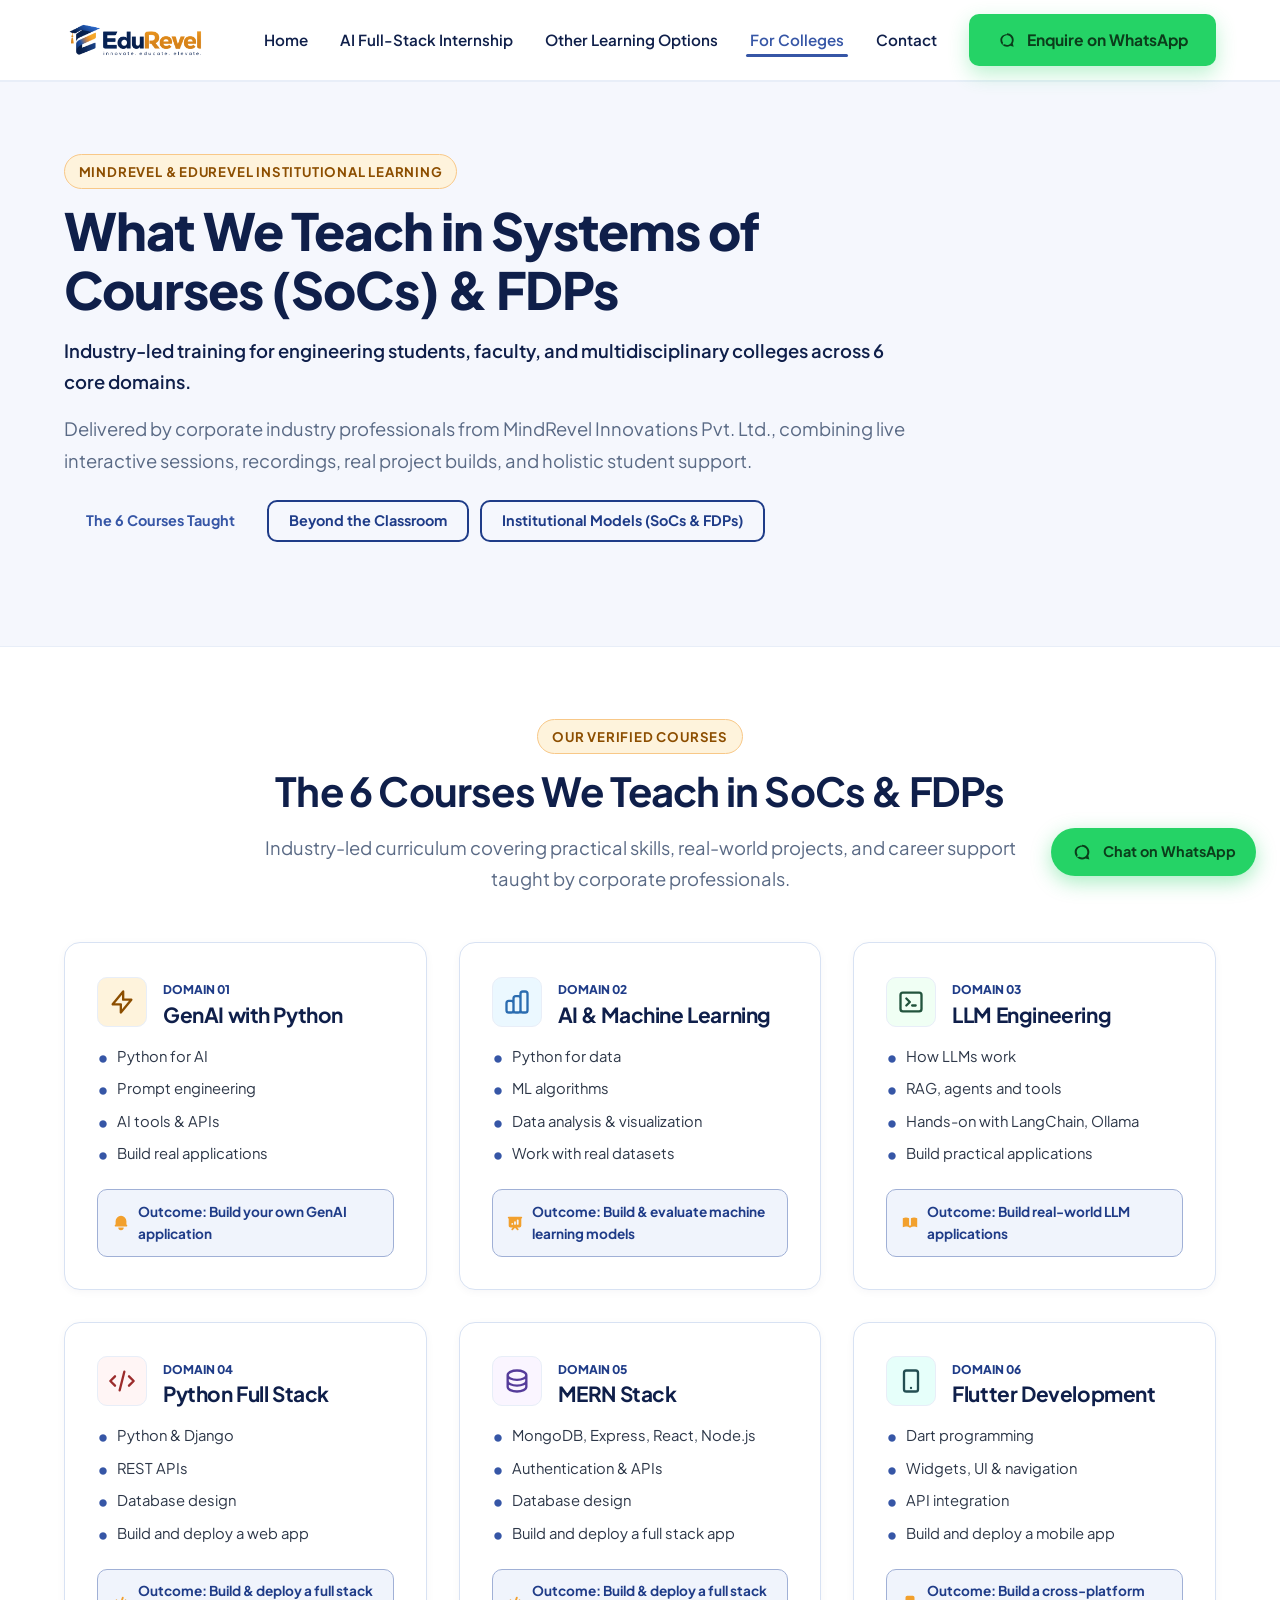
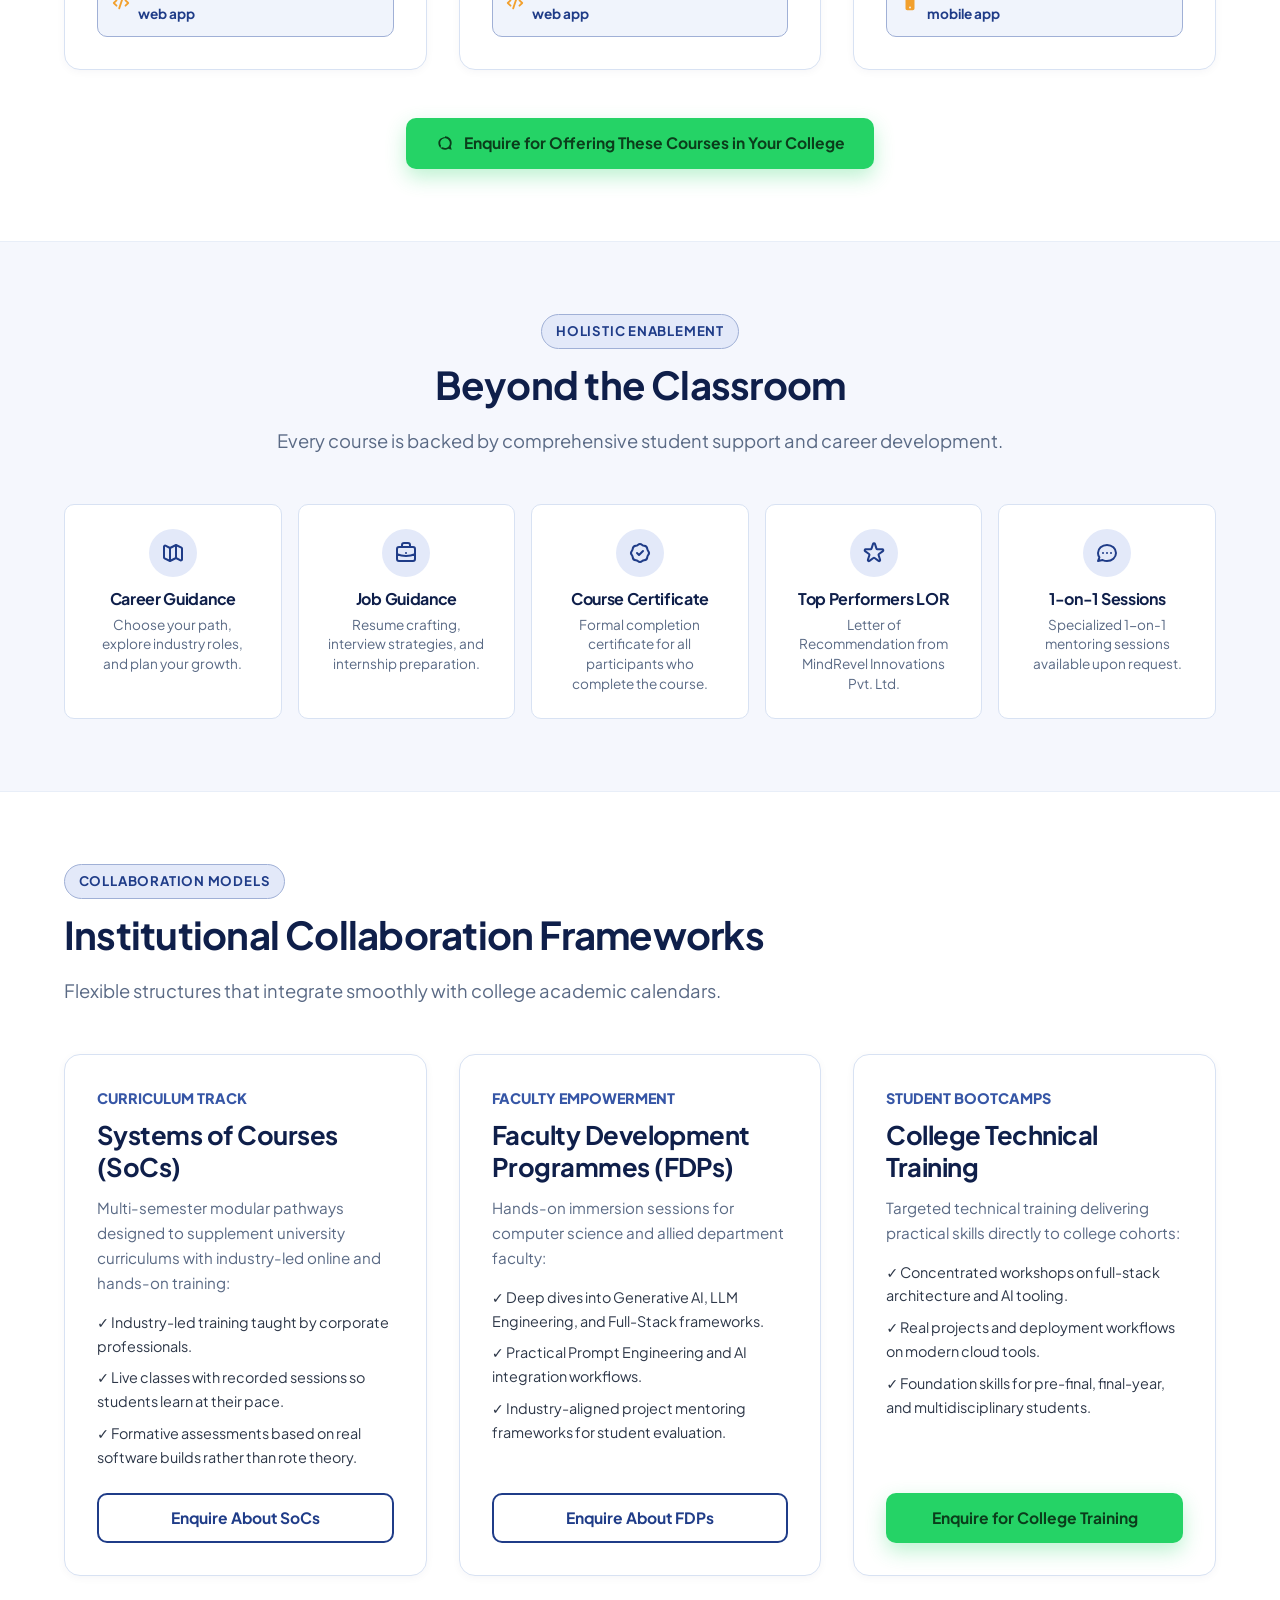
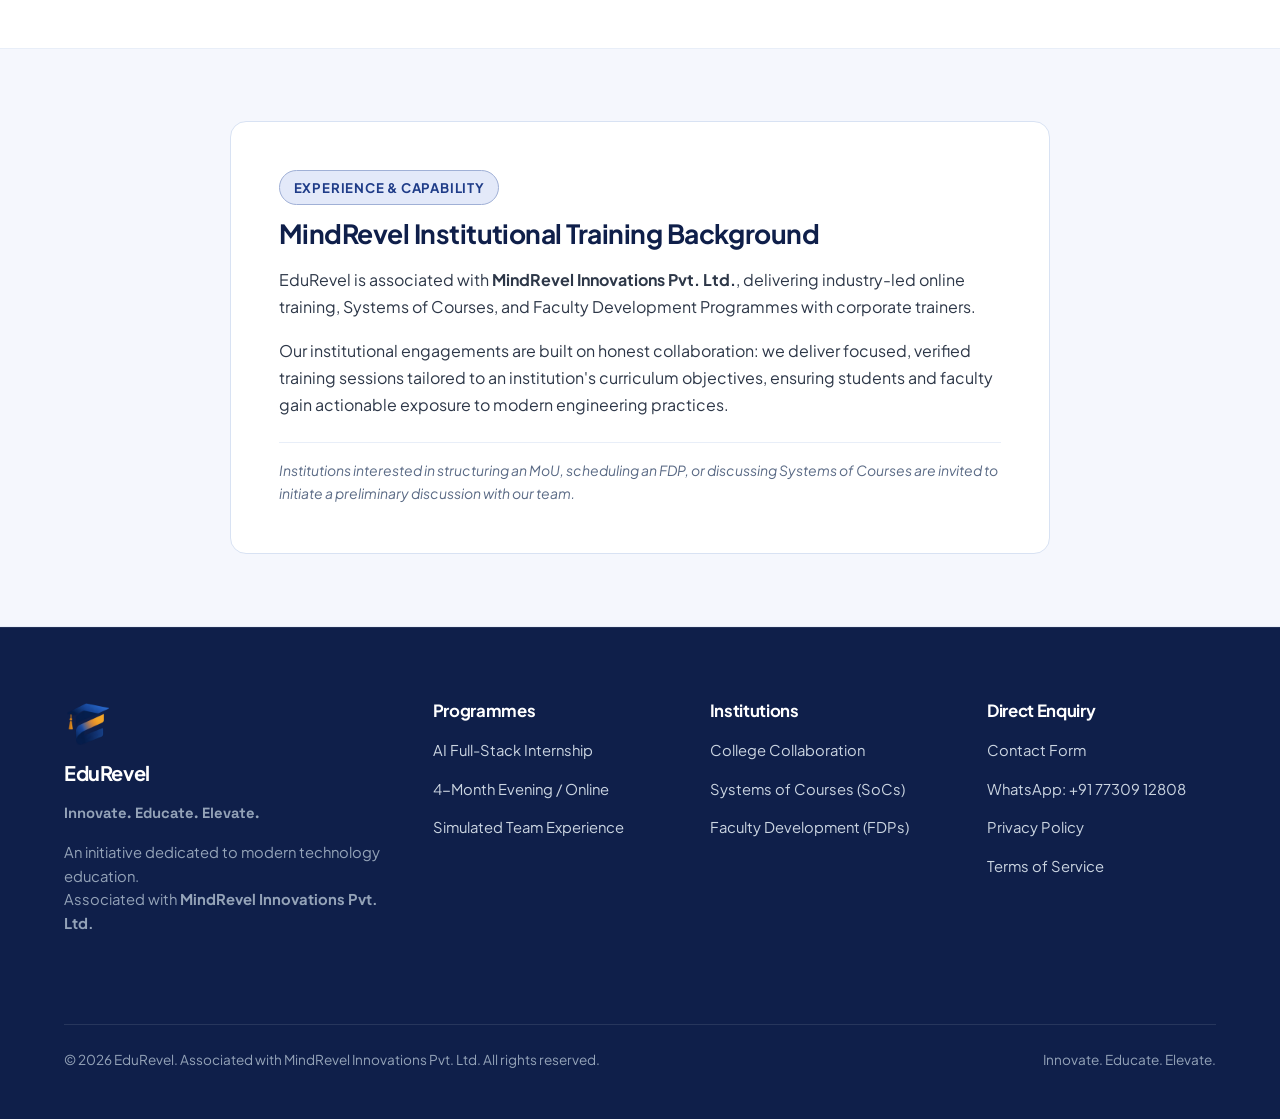
<file: for-colleges.html>
<!DOCTYPE html>
<html lang="en">
<head>
  <meta charset="UTF-8">
  <meta name="viewport" content="width=device-width, initial-scale=1.0">
  <title>For Colleges &amp; Institutions — EduRevel</title>
  <meta name="description" content="EduRevel's institutional collaboration models for engineering and degree colleges: Systems of Courses (SoCs), Faculty Development Programmes (FDPs), and technical training.">
  
  <link rel="icon" type="image/x-icon" href="assets/favicon.ico">
  <link rel="icon" type="image/png" sizes="32x32" href="assets/favicon-32x32.png">
  <link rel="icon" type="image/png" sizes="16x16" href="assets/favicon-16x16.png">
  <link rel="apple-touch-icon" sizes="180x180" href="assets/apple-touch-icon.png">
  <link rel="manifest" href="site.webmanifest">
  <meta name="theme-color" content="#0F1F4A">

  <link rel="stylesheet" href="assets/css/style.css?v=2.3">
</head>
<body>

  <!-- Site Navigation Header -->
  <header class="site-header" id="siteHeader">
    <div class="container nav-container">
      <a href="./" class="brand-link" aria-label="EduRevel Home">
        <img src="assets/edurevel-logo-light-bg.png" alt="EduRevel — Innovate. Educate. Elevate." class="brand-logo" width="180" height="60">
      </a>

      <button class="mobile-menu-btn" id="mobileMenuToggle" aria-label="Toggle navigation menu" aria-expanded="false" aria-controls="primaryNav">
        <svg xmlns="http://www.w3.org/2000/svg" fill="none" viewBox="0 0 24 24" stroke="currentColor" stroke-width="2">
          <path stroke-linecap="round" stroke-linejoin="round" d="M4 6h16M4 12h16M4 18h16" />
        </svg>
      </button>

      <nav class="site-nav" id="primaryNav" aria-label="Main Navigation">
        <ul class="nav-list">
          <li><a href="./" class="nav-link">Home</a></li>
          <li><a href="ai-fullstack-internship" class="nav-link">AI Full-Stack Internship</a></li>
          <li><a href="other-learning-options" class="nav-link">Other Learning Options</a></li>
          <li><a href="for-colleges" class="nav-link active" aria-current="page">For Colleges</a></li>
          <li><a href="contact" class="nav-link">Contact</a></li>
        </ul>
        <div class="nav-actions">
          <a href="https://wa.me/917730912808?text=Hi%20EduRevel%2C%20I%20am%20representing%20an%20institution%20and%20would%20like%20to%20enquire%20about%20college%20training%20collaboration." target="_blank" rel="noopener noreferrer" class="btn btn-whatsapp">
            <svg xmlns="http://www.w3.org/2000/svg" viewBox="0 0 24 24">
              <path d="M12.031 6.172c-3.181 0-5.767 2.586-5.768 5.766-.001 1.298.38 2.27 1.019 3.287l-.711 2.598 2.664-.699c.974.532 1.838.82 2.8.82 3.179 0 5.766-2.587 5.766-5.766.002-3.18-2.585-5.806-5.77-5.806zm0-2.172c4.418 0 8 3.582 8 8 0 1.488-.415 2.883-1.139 4.083l1.108 4.053-4.148-1.088c-1.157.653-2.483 1.026-3.821 1.026-4.418 0-8-3.582-8-8 0-4.418 3.582-7.074 8-7.074z"/>
            </svg>
            <span>Enquire on WhatsApp</span>
          </a>
        </div>
      </nav>
    </div>
  </header>

  <main>
    <!-- Hero Section -->
    <section class="section section-pale" id="hero">
      <div class="container">
        <div style="max-width: 860px;">
          <span class="eyebrow-badge amber">MindRevel &amp; EduRevel Institutional Learning</span>
          <h1 style="font-size: clamp(2.1rem, 3.8vw + 1rem, 3.2rem);">What We Teach in Systems of Courses (SoCs) &amp; FDPs</h1>
          <p class="lead" style="color: var(--color-dark-navy); font-weight: 600;">
            Industry-led training for engineering students, faculty, and multidisciplinary colleges across 6 core domains.
          </p>
          <p class="lead">
            Delivered by corporate industry professionals from MindRevel Innovations Pvt. Ltd., combining live interactive sessions, recordings, real project builds, and holistic student support.
          </p>

          <!-- Quick Navigation Pills -->
          <div style="display: flex; flex-wrap: wrap; gap: 0.65rem; margin-top: var(--space-lg); margin-bottom: var(--space-xl);">
            <a href="#coursesList" class="btn btn-primary" style="padding: 0.65rem 1.25rem; font-size: 0.9rem;">
              The 6 Courses Taught
            </a>
            <a href="#beyondClassroom" class="btn btn-outline" style="padding: 0.65rem 1.25rem; font-size: 0.9rem;">
              Beyond the Classroom
            </a>
            <a href="#institutionalModels" class="btn btn-outline" style="padding: 0.65rem 1.25rem; font-size: 0.9rem;">
              Institutional Models (SoCs &amp; FDPs)
            </a>
          </div>
        </div>
      </div>
    </section>

    <!-- SECTION 1: The 6 Courses Taught in SoCs / FDPs -->
    <section class="section" id="coursesList">
      <div class="container">
        <div class="section-header text-center">
          <span class="eyebrow-badge amber">Our Verified Courses</span>
          <h2 style="font-size: clamp(1.8rem, 3vw + 0.5rem, 2.5rem);">The 6 Courses We Teach in SoCs &amp; FDPs</h2>
          <p class="lead">
            Industry-led curriculum covering practical skills, real-world projects, and career support taught by corporate professionals.
          </p>
        </div>

        <div class="courses-grid">
          <!-- 1. GenAI with Python -->
          <div class="course-card">
            <div class="course-card-header">
              <div class="course-card-icon" style="background: #FEF3DC; color: #8C4E00;">
                <svg viewBox="0 0 24 24" fill="none" stroke="currentColor"><path stroke-linecap="round" stroke-linejoin="round" stroke-width="2" d="M13 10V3L4 14h7v7l9-11h-7z"/></svg>
              </div>
              <div>
                <span style="font-size: 0.75rem; font-weight: 800; color: var(--color-primary-blue); text-transform: uppercase;">Domain 01</span>
                <h3>GenAI with Python</h3>
              </div>
            </div>
            <ul class="course-points">
              <li>Python for AI</li>
              <li>Prompt engineering</li>
              <li>AI tools &amp; APIs</li>
              <li>Build real applications</li>
            </ul>
            <div class="course-outcome-pill">
              <svg viewBox="0 0 20 20" fill="currentColor"><path d="M10 2a6 6 0 00-6 6v3.586l-.707.707A1 1 0 004 14h12a1 1 0 00.707-1.707L16 11.586V8a6 6 0 00-6-6zM10 18a3 3 0 01-3-3h6a3 3 0 01-3 3z"/></svg>
              <span>Outcome: Build your own GenAI application</span>
            </div>
          </div>

          <!-- 2. AI & Machine Learning -->
          <div class="course-card">
            <div class="course-card-header">
              <div class="course-card-icon" style="background: #EBF8FF; color: #2B6CB0;">
                <svg viewBox="0 0 24 24" fill="none" stroke="currentColor"><path stroke-linecap="round" stroke-linejoin="round" stroke-width="2" d="M9 19v-6a2 2 0 00-2-2H5a2 2 0 00-2 2v6a2 2 0 002 2h2a2 2 0 002-2zm0 0V9a2 2 0 012-2h2a2 2 0 012 2v10m-6 0a2 2 0 002 2h2a2 2 0 002-2m0 0V5a2 2 0 012-2h2a2 2 0 012 2v14a2 2 0 01-2 2h-2a2 2 0 01-2-2z"/></svg>
              </div>
              <div>
                <span style="font-size: 0.75rem; font-weight: 800; color: var(--color-primary-blue); text-transform: uppercase;">Domain 02</span>
                <h3>AI &amp; Machine Learning</h3>
              </div>
            </div>
            <ul class="course-points">
              <li>Python for data</li>
              <li>ML algorithms</li>
              <li>Data analysis &amp; visualization</li>
              <li>Work with real datasets</li>
            </ul>
            <div class="course-outcome-pill">
              <svg viewBox="0 0 20 20" fill="currentColor"><path fill-rule="evenodd" d="M3 3a1 1 0 000 2v8a2 2 0 002 2h2.586l-1.293 1.293a1 1 0 101.414 1.414L10 15.414l2.293 2.293a1 1 0 001.414-1.414L12.414 15H15a2 2 0 002-2V5a1 1 0 100-2H3zm11 4a1 1 0 10-2 0v4a1 1 0 102 0V7zm-3 2a1 1 0 10-2 0v2a1 1 0 102 0V9zm-3 2a1 1 0 10-2 0v0a1 1 0 102 0v0z" clip-rule="evenodd"/></svg>
              <span>Outcome: Build &amp; evaluate machine learning models</span>
            </div>
          </div>

          <!-- 3. LLM Engineering -->
          <div class="course-card">
            <div class="course-card-header">
              <div class="course-card-icon" style="background: #F0FFF4; color: #22543D;">
                <svg viewBox="0 0 24 24" fill="none" stroke="currentColor"><path stroke-linecap="round" stroke-linejoin="round" stroke-width="2" d="M8 9l3 3-3 3m5 0h3M5 20h14a2 2 0 002-2V6a2 2 0 00-2-2H5a2 2 0 00-2 2v12a2 2 0 002 2z"/></svg>
              </div>
              <div>
                <span style="font-size: 0.75rem; font-weight: 800; color: var(--color-primary-blue); text-transform: uppercase;">Domain 03</span>
                <h3>LLM Engineering</h3>
              </div>
            </div>
            <ul class="course-points">
              <li>How LLMs work</li>
              <li>RAG, agents and tools</li>
              <li>Hands-on with LangChain, Ollama</li>
              <li>Build practical applications</li>
            </ul>
            <div class="course-outcome-pill">
              <svg viewBox="0 0 20 20" fill="currentColor"><path d="M9 4.804A7.968 7.968 0 005.5 4c-1.255 0-2.443.29-3.5.804v10A7.969 7.969 0 015.5 14c1.669 0 3.218.51 4.5 1.385A7.962 7.962 0 0114.5 14c1.255 0 2.443.29 3.5.804v-10A7.968 7.968 0 0014.5 4c-1.255 0-2.443.29-3.5.804V12a1 1 0 11-2 0V4.804z"/></svg>
              <span>Outcome: Build real-world LLM applications</span>
            </div>
          </div>

          <!-- 4. Python Full Stack -->
          <div class="course-card">
            <div class="course-card-header">
              <div class="course-card-icon" style="background: #FFF5F5; color: #9B2C2C;">
                <svg viewBox="0 0 24 24" fill="none" stroke="currentColor"><path stroke-linecap="round" stroke-linejoin="round" stroke-width="2" d="M10 20l4-16m4 4l4 4-4 4M6 16l-4-4 4-4"/></svg>
              </div>
              <div>
                <span style="font-size: 0.75rem; font-weight: 800; color: var(--color-primary-blue); text-transform: uppercase;">Domain 04</span>
                <h3>Python Full Stack</h3>
              </div>
            </div>
            <ul class="course-points">
              <li>Python &amp; Django</li>
              <li>REST APIs</li>
              <li>Database design</li>
              <li>Build and deploy a web app</li>
            </ul>
            <div class="course-outcome-pill">
              <svg viewBox="0 0 20 20" fill="currentColor"><path fill-rule="evenodd" d="M12.316 3.051a1 1 0 01.633 1.265l-4 12a1 1 0 11-1.898-.632l4-12a1 1 0 011.265-.633zM5.707 6.293a1 1 0 010 1.414L3.414 10l2.293 2.293a1 1 0 11-1.414 1.414l-3-3a1 1 0 010-1.414l3-3a1 1 0 011.414 0zm8.586 0a1 1 0 011.414 0l3 3a1 1 0 010 1.414l-3 3a1 1 0 11-1.414-1.414L16.586 10l-2.293-2.293a1 1 0 010-1.414z" clip-rule="evenodd"/></svg>
              <span>Outcome: Build &amp; deploy a full stack web app</span>
            </div>
          </div>

          <!-- 5. MERN Stack -->
          <div class="course-card">
            <div class="course-card-header">
              <div class="course-card-icon" style="background: #FAF5FF; color: #553C9A;">
                <svg viewBox="0 0 24 24" fill="none" stroke="currentColor"><path stroke-linecap="round" stroke-linejoin="round" stroke-width="2" d="M4 7v10c0 2.21 3.582 4 8 4s8-1.79 8-4V7M4 7c0 2.21 3.582 4 8 4s8-1.79 8-4M4 7c0-2.21 3.582-4 8-4s8 1.79 8 4m0 5c0 2.21-3.582 4-8 4s-8-1.79-8-4"/></svg>
              </div>
              <div>
                <span style="font-size: 0.75rem; font-weight: 800; color: var(--color-primary-blue); text-transform: uppercase;">Domain 05</span>
                <h3>MERN Stack</h3>
              </div>
            </div>
            <ul class="course-points">
              <li>MongoDB, Express, React, Node.js</li>
              <li>Authentication &amp; APIs</li>
              <li>Database design</li>
              <li>Build and deploy a full stack app</li>
            </ul>
            <div class="course-outcome-pill">
              <svg viewBox="0 0 20 20" fill="currentColor"><path fill-rule="evenodd" d="M12.316 3.051a1 1 0 01.633 1.265l-4 12a1 1 0 11-1.898-.632l4-12a1 1 0 011.265-.633zM5.707 6.293a1 1 0 010 1.414L3.414 10l2.293 2.293a1 1 0 11-1.414 1.414l-3-3a1 1 0 010-1.414l3-3a1 1 0 011.414 0zm8.586 0a1 1 0 011.414 0l3 3a1 1 0 010 1.414l-3 3a1 1 0 11-1.414-1.414L16.586 10l-2.293-2.293a1 1 0 010-1.414z" clip-rule="evenodd"/></svg>
              <span>Outcome: Build &amp; deploy a full stack web app</span>
            </div>
          </div>

          <!-- 6. Flutter Development -->
          <div class="course-card">
            <div class="course-card-header">
              <div class="course-card-icon" style="background: #E6FFFA; color: #234E52;">
                <svg viewBox="0 0 24 24" fill="none" stroke="currentColor"><path stroke-linecap="round" stroke-linejoin="round" stroke-width="2" d="M12 18h.01M8 21h8a2 2 0 002-2V5a2 2 0 00-2-2H8a2 2 0 00-2 2v14a2 2 0 002 2z"/></svg>
              </div>
              <div>
                <span style="font-size: 0.75rem; font-weight: 800; color: var(--color-primary-blue); text-transform: uppercase;">Domain 06</span>
                <h3>Flutter Development</h3>
              </div>
            </div>
            <ul class="course-points">
              <li>Dart programming</li>
              <li>Widgets, UI &amp; navigation</li>
              <li>API integration</li>
              <li>Build and deploy a mobile app</li>
            </ul>
            <div class="course-outcome-pill">
              <svg viewBox="0 0 20 20" fill="currentColor"><path fill-rule="evenodd" d="M7 2a2 2 0 00-2 2v12a2 2 0 002 2h6a2 2 0 002-2V4a2 2 0 00-2-2H7zm3 14a1 1 0 100-2 1 1 0 000 2z" clip-rule="evenodd"/></svg>
              <span>Outcome: Build a cross-platform mobile app</span>
            </div>
          </div>
        </div>

        <div style="text-align: center; margin-top: var(--space-2xl);">
          <a href="https://wa.me/917730912808?text=Hi%20EduRevel%2C%20I%20am%20representing%20an%20institution%20and%20would%20like%20to%20enquire%20about%20offering%20these%20courses%20for%20our%20students." target="_blank" rel="noopener noreferrer" class="btn btn-whatsapp">
            <svg xmlns="http://www.w3.org/2000/svg" viewBox="0 0 24 24" style="width: 20px; height: 20px; fill: currentColor;"><path d="M12.031 6.172c-3.181 0-5.767 2.586-5.768 5.766-.001 1.298.38 2.27 1.019 3.287l-.711 2.598 2.664-.699c.974.532 1.838.82 2.8.82 3.179 0 5.766-2.587 5.766-5.766.002-3.18-2.585-5.806-5.77-5.806zm0-2.172c4.418 0 8 3.582 8 8 0 1.488-.415 2.883-1.139 4.083l1.108 4.053-4.148-1.088c-1.157.653-2.483 1.026-3.821 1.026-4.418 0-8-3.582-8-8 0-4.418 3.582-7.074 8-7.074z"/></svg>
            <span>Enquire for Offering These Courses in Your College</span>
          </a>
        </div>
      </div>
    </section>

    <!-- SECTION 2: Beyond the Classroom Section -->
    <section class="section section-pale" id="beyondClassroom">
      <div class="container">
        <div class="section-header text-center">
          <span class="eyebrow-badge">Holistic Enablement</span>
          <h2>Beyond the Classroom</h2>
          <p class="lead">Every course is backed by comprehensive student support and career development.</p>
        </div>

        <div class="beyond-grid">
          <div class="beyond-card">
            <div class="beyond-icon">
              <svg fill="none" stroke="currentColor" viewBox="0 0 24 24"><path stroke-linecap="round" stroke-linejoin="round" stroke-width="2" d="M9 20l-5.447-2.724A1 1 0 013 16.382V5.618a1 1 0 011.447-.894L9 7m0 13l6-3m-6 3V7m6 10l4.553 2.276A1 1 0 0021 18.382V7.618a1 1 0 00-.553-.894L15 4m0 13V4m0 0L9 7"/></svg>
            </div>
            <h4>Career Guidance</h4>
            <p>Choose your path, explore industry roles, and plan your growth.</p>
          </div>

          <div class="beyond-card">
            <div class="beyond-icon">
              <svg fill="none" stroke="currentColor" viewBox="0 0 24 24"><path stroke-linecap="round" stroke-linejoin="round" stroke-width="2" d="M21 13.255A23.931 23.931 0 0112 15c-3.183 0-6.22-.62-9-1.745M16 6V4a2 2 0 00-2-2h-4a2 2 0 00-2 2v2m4 6h.01M5 20h14a2 2 0 002-2V8a2 2 0 00-2-2H5a2 2 0 00-2 2v10a2 2 0 002 2z"/></svg>
            </div>
            <h4>Job Guidance</h4>
            <p>Resume crafting, interview strategies, and internship preparation.</p>
          </div>

          <div class="beyond-card">
            <div class="beyond-icon">
              <svg fill="none" stroke="currentColor" viewBox="0 0 24 24"><path stroke-linecap="round" stroke-linejoin="round" stroke-width="2" d="M9 12l2 2 4-4M7.835 4.697a3.42 3.42 0 001.946-.806 3.42 3.42 0 014.438 0 3.42 3.42 0 001.946.806 3.42 3.42 0 013.138 3.138 3.42 3.42 0 00.806 1.946 3.42 3.42 0 010 4.438 3.42 3.42 0 00-.806 1.946 3.42 3.42 0 01-3.138 3.138 3.42 3.42 0 00-1.946.806 3.42 3.42 0 01-4.438 0 3.42 3.42 0 00-1.946-.806 3.42 3.42 0 01-3.138-3.138 3.42 3.42 0 00-.806-1.946 3.42 3.42 0 010-4.438 3.42 3.42 0 00.806-1.946 3.42 3.42 0 013.138-3.138z"/></svg>
            </div>
            <h4>Course Certificate</h4>
            <p>Formal completion certificate for all participants who complete the course.</p>
          </div>

          <div class="beyond-card">
            <div class="beyond-icon">
              <svg fill="none" stroke="currentColor" viewBox="0 0 24 24"><path stroke-linecap="round" stroke-linejoin="round" stroke-width="2" d="M11.049 2.927c.3-.921 1.603-.921 1.902 0l1.519 4.674a1 1 0 00.95.69h4.915c.969 0 1.371 1.24.588 1.81l-3.976 2.888a1 1 0 00-.363 1.118l1.518 4.674c.3.922-.755 1.688-1.538 1.118l-3.976-2.888a1 1 0 00-1.176 0l-3.976 2.888c-.783.57-1.838-.197-1.538-1.118l1.518-4.674a1 1 0 00-.363-1.118l-3.976-2.888c-.784-.57-.38-1.81.588-1.81h4.914a1 1 0 00.951-.69l1.519-4.674z"/></svg>
            </div>
            <h4>Top Performers LOR</h4>
            <p>Letter of Recommendation from MindRevel Innovations Pvt. Ltd.</p>
          </div>

          <div class="beyond-card">
            <div class="beyond-icon">
              <svg fill="none" stroke="currentColor" viewBox="0 0 24 24"><path stroke-linecap="round" stroke-linejoin="round" stroke-width="2" d="M8 12h.01M12 12h.01M16 12h.01M21 12c0 4.418-4.03 8-9 8a9.863 9.863 0 01-4.255-.949L3 20l1.395-3.72C3.512 15.042 3 13.574 3 12c0-4.418 4.03-8 9-8s9 3.582 9 8z"/></svg>
            </div>
            <h4>1-on-1 Sessions</h4>
            <p>Specialized 1-on-1 mentoring sessions available upon request.</p>
          </div>
        </div>
      </div>
    </section>

    <!-- SECTION 3: Institutional Offerings & Collaboration Models -->
    <section class="section" id="institutionalModels">
      <div class="container">
        <div class="section-header">
          <span class="eyebrow-badge">Collaboration Models</span>
          <h2>Institutional Collaboration Frameworks</h2>
          <p class="lead">Flexible structures that integrate smoothly with college academic calendars.</p>
        </div>

        <div class="colleges-grid">
          <div class="college-offering-card" id="socs">
            <div>
              <div style="font-weight: 800; font-size: 0.9rem; color: var(--color-action-blue); margin-bottom: 0.5rem;">CURRICULUM TRACK</div>
              <h3>Systems of Courses (SoCs)</h3>
              <p style="color: var(--color-text-muted); font-size: 0.95rem; margin-bottom: 1rem;">
                Multi-semester modular pathways designed to supplement university curriculums with industry-led online and hands-on training:
              </p>
              <ul style="list-style: none; display: flex; flex-direction: column; gap: 0.5rem; font-size: 0.9rem; margin-bottom: 1.5rem;">
                <li>✓ Industry-led training taught by corporate professionals.</li>
                <li>✓ Live classes with recorded sessions so students learn at their pace.</li>
                <li>✓ Formative assessments based on real software builds rather than rote theory.</li>
              </ul>
            </div>
            <div>
              <a href="https://wa.me/917730912808?text=Hi%20EduRevel%2C%20I%20would%20like%20to%20enquire%20about%20Systems%20of%20Courses%20(SoCs)%20for%20our%20institution." target="_blank" rel="noopener noreferrer" class="btn btn-outline" style="width: 100%;">
                Enquire About SoCs
              </a>
            </div>
          </div>

          <div class="college-offering-card" id="fdps">
            <div>
              <div style="font-weight: 800; font-size: 0.9rem; color: var(--color-action-blue); margin-bottom: 0.5rem;">FACULTY EMPOWERMENT</div>
              <h3>Faculty Development Programmes (FDPs)</h3>
              <p style="color: var(--color-text-muted); font-size: 0.95rem; margin-bottom: 1rem;">
                Hands-on immersion sessions for computer science and allied department faculty:
              </p>
              <ul style="list-style: none; display: flex; flex-direction: column; gap: 0.5rem; font-size: 0.9rem; margin-bottom: 1.5rem;">
                <li>✓ Deep dives into Generative AI, LLM Engineering, and Full-Stack frameworks.</li>
                <li>✓ Practical Prompt Engineering and AI integration workflows.</li>
                <li>✓ Industry-aligned project mentoring frameworks for student evaluation.</li>
              </ul>
            </div>
            <div>
              <a href="https://wa.me/917730912808?text=Hi%20EduRevel%2C%20I%20would%20like%20to%20enquire%20about%20Faculty%20Development%20Programmes%20(FDPs)." target="_blank" rel="noopener noreferrer" class="btn btn-outline" style="width: 100%;">
                Enquire About FDPs
              </a>
            </div>
          </div>

          <div class="college-offering-card" id="institutional">
            <div>
              <div style="font-weight: 800; font-size: 0.9rem; color: var(--color-action-blue); margin-bottom: 0.5rem;">STUDENT BOOTCAMPS</div>
              <h3>College Technical Training</h3>
              <p style="color: var(--color-text-muted); font-size: 0.95rem; margin-bottom: 1rem;">
                Targeted technical training delivering practical skills directly to college cohorts:
              </p>
              <ul style="list-style: none; display: flex; flex-direction: column; gap: 0.5rem; font-size: 0.9rem; margin-bottom: 1.5rem;">
                <li>✓ Concentrated workshops on full-stack architecture and AI tooling.</li>
                <li>✓ Real projects and deployment workflows on modern cloud tools.</li>
                <li>✓ Foundation skills for pre-final, final-year, and multidisciplinary students.</li>
              </ul>
            </div>
            <div>
              <a href="https://wa.me/917730912808?text=Hi%20EduRevel%2C%20I%20would%20like%20to%20enquire%20about%20College%20Technical%20Training." target="_blank" rel="noopener noreferrer" class="btn btn-whatsapp" style="width: 100%;">
                Enquire for College Training
              </a>
            </div>
          </div>
        </div>
      </div>
    </section>

    <!-- Institutional Background & Heritage (MindRevel Innovations Experience) -->
    <section class="section section-pale">
      <div class="container">
        <div style="max-width: 820px; margin: 0 auto; background: var(--color-white); padding: var(--space-2xl); border-radius: var(--radius-lg); border: 1px solid var(--color-border);">
          <span class="eyebrow-badge">Experience &amp; Capability</span>
          <h2 style="font-size: 1.65rem;">MindRevel Institutional Training Background</h2>
          <p style="line-height: 1.7; color: var(--color-text-body);">
            EduRevel is associated with <strong>MindRevel Innovations Pvt. Ltd.</strong>, delivering industry-led online training, Systems of Courses, and Faculty Development Programmes with corporate trainers.
          </p>
          <p style="line-height: 1.7; color: var(--color-text-body);">
            Our institutional engagements are built on honest collaboration: we deliver focused, verified training sessions tailored to an institution's curriculum objectives, ensuring students and faculty gain actionable exposure to modern engineering practices.
          </p>
          <div style="margin-top: var(--space-lg); border-top: 1px solid var(--color-border-subtle); padding-top: var(--space-md); font-size: 0.875rem; color: var(--color-text-muted);">
            <em>Institutions interested in structuring an MoU, scheduling an FDP, or discussing Systems of Courses are invited to initiate a preliminary discussion with our team.</em>
          </div>
        </div>
      </div>
    </section>
  </main>

  <!-- Global Footer -->
  <footer class="site-footer">
    <div class="container">
      <div class="footer-grid">
        <div class="footer-brand">
          <img src="assets/edurevel-symbol.png" alt="EduRevel Symbol" width="48" height="48" style="margin-bottom: 0.75rem;">
          <h3 style="color: var(--color-white); font-size: 1.25rem;">EduRevel</h3>
          <p class="footer-tagline">Innovate. Educate. Elevate.</p>
          <p>
            An initiative dedicated to modern technology education.<br>
            Associated with <strong>MindRevel Innovations Pvt. Ltd.</strong>
          </p>
        </div>

        <div class="footer-col">
          <h4>Programmes</h4>
          <ul class="footer-links">
            <li><a href="ai-fullstack-internship">AI Full-Stack Internship</a></li>
            <li><a href="other-learning-options">4-Month Evening / Online</a></li>
            <li><a href="ai-fullstack-internship#experience">Simulated Team Experience</a></li>
          </ul>
        </div>

        <div class="footer-col">
          <h4>Institutions</h4>
          <ul class="footer-links">
            <li><a href="for-colleges">College Collaboration</a></li>
            <li><a href="#socs">Systems of Courses (SoCs)</a></li>
            <li><a href="#fdps">Faculty Development (FDPs)</a></li>
          </ul>
        </div>

        <div class="footer-col">
          <h4>Direct Enquiry</h4>
          <ul class="footer-links">
            <li><a href="contact">Contact Form</a></li>
            <li><a href="https://wa.me/917730912808" target="_blank" rel="noopener noreferrer">WhatsApp: +91 77309 12808</a></li>
            <li><a href="privacy">Privacy Policy</a></li>
            <li><a href="terms">Terms of Service</a></li>
          </ul>
        </div>
      </div>

      <div class="footer-bottom">
        <div>&copy; 2026 EduRevel. Associated with MindRevel Innovations Pvt. Ltd. All rights reserved.</div>
        <div>Innovate. Educate. Elevate.</div>
      </div>
    </div>
  </footer>

  <a href="https://wa.me/917730912808?text=Hi%20EduRevel%2C%20I%20am%20representing%20an%20institution%20and%20would%20like%20to%20enquire%20about%20college%20training%20collaboration." class="whatsapp-floating" target="_blank" rel="noopener noreferrer" aria-label="Chat with EduRevel on WhatsApp">
    <svg xmlns="http://www.w3.org/2000/svg" viewBox="0 0 24 24">
      <path d="M12.031 6.172c-3.181 0-5.767 2.586-5.768 5.766-.001 1.298.38 2.27 1.019 3.287l-.711 2.598 2.664-.699c.974.532 1.838.82 2.8.82 3.179 0 5.766-2.587 5.766-5.766.002-3.18-2.585-5.806-5.77-5.806zm0-2.172c4.418 0 8 3.582 8 8 0 1.488-.415 2.883-1.139 4.083l1.108 4.053-4.148-1.088c-1.157.653-2.483 1.026-3.821 1.026-4.418 0-8-3.582-8-8 0-4.418 3.582-7.074 8-7.074z"/>
    </svg>
    <span>Chat on WhatsApp</span>
  </a>

  <script src="assets/js/main.js"></script>
</body>
</html>
</file>
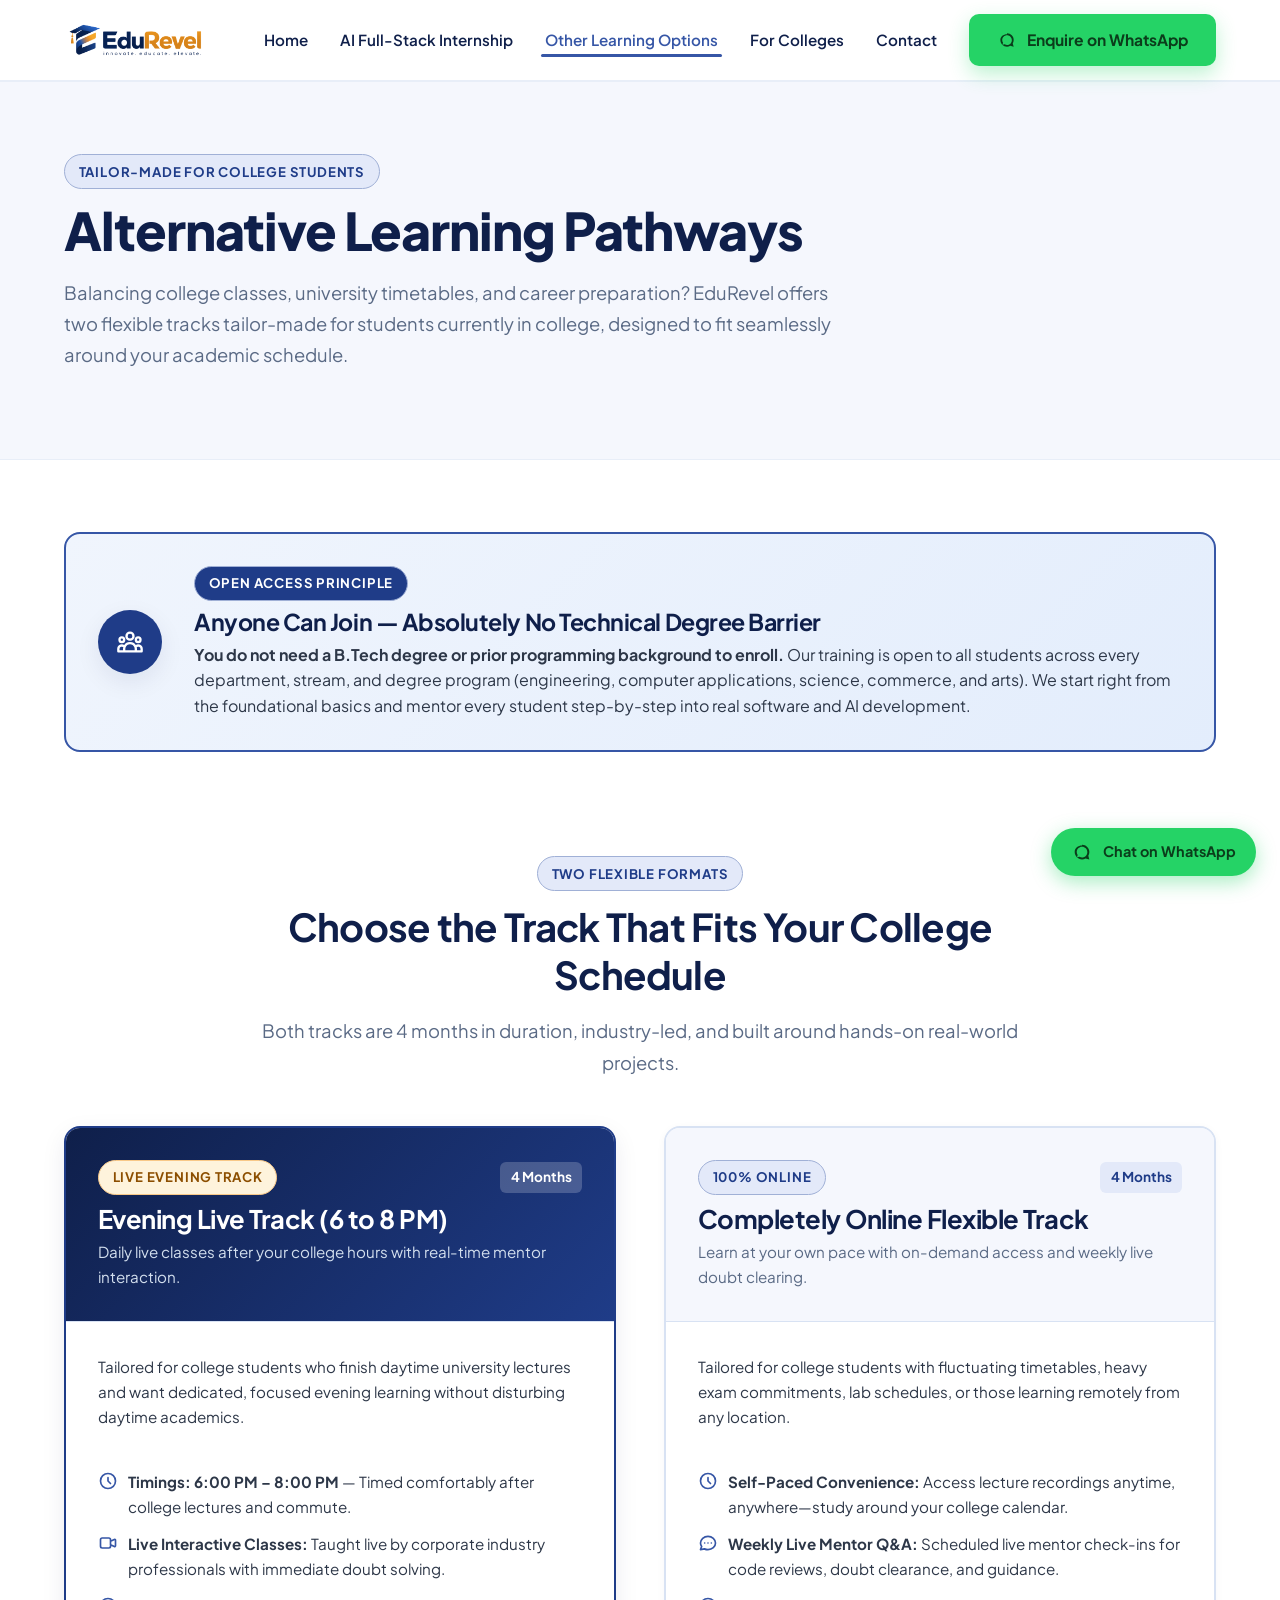
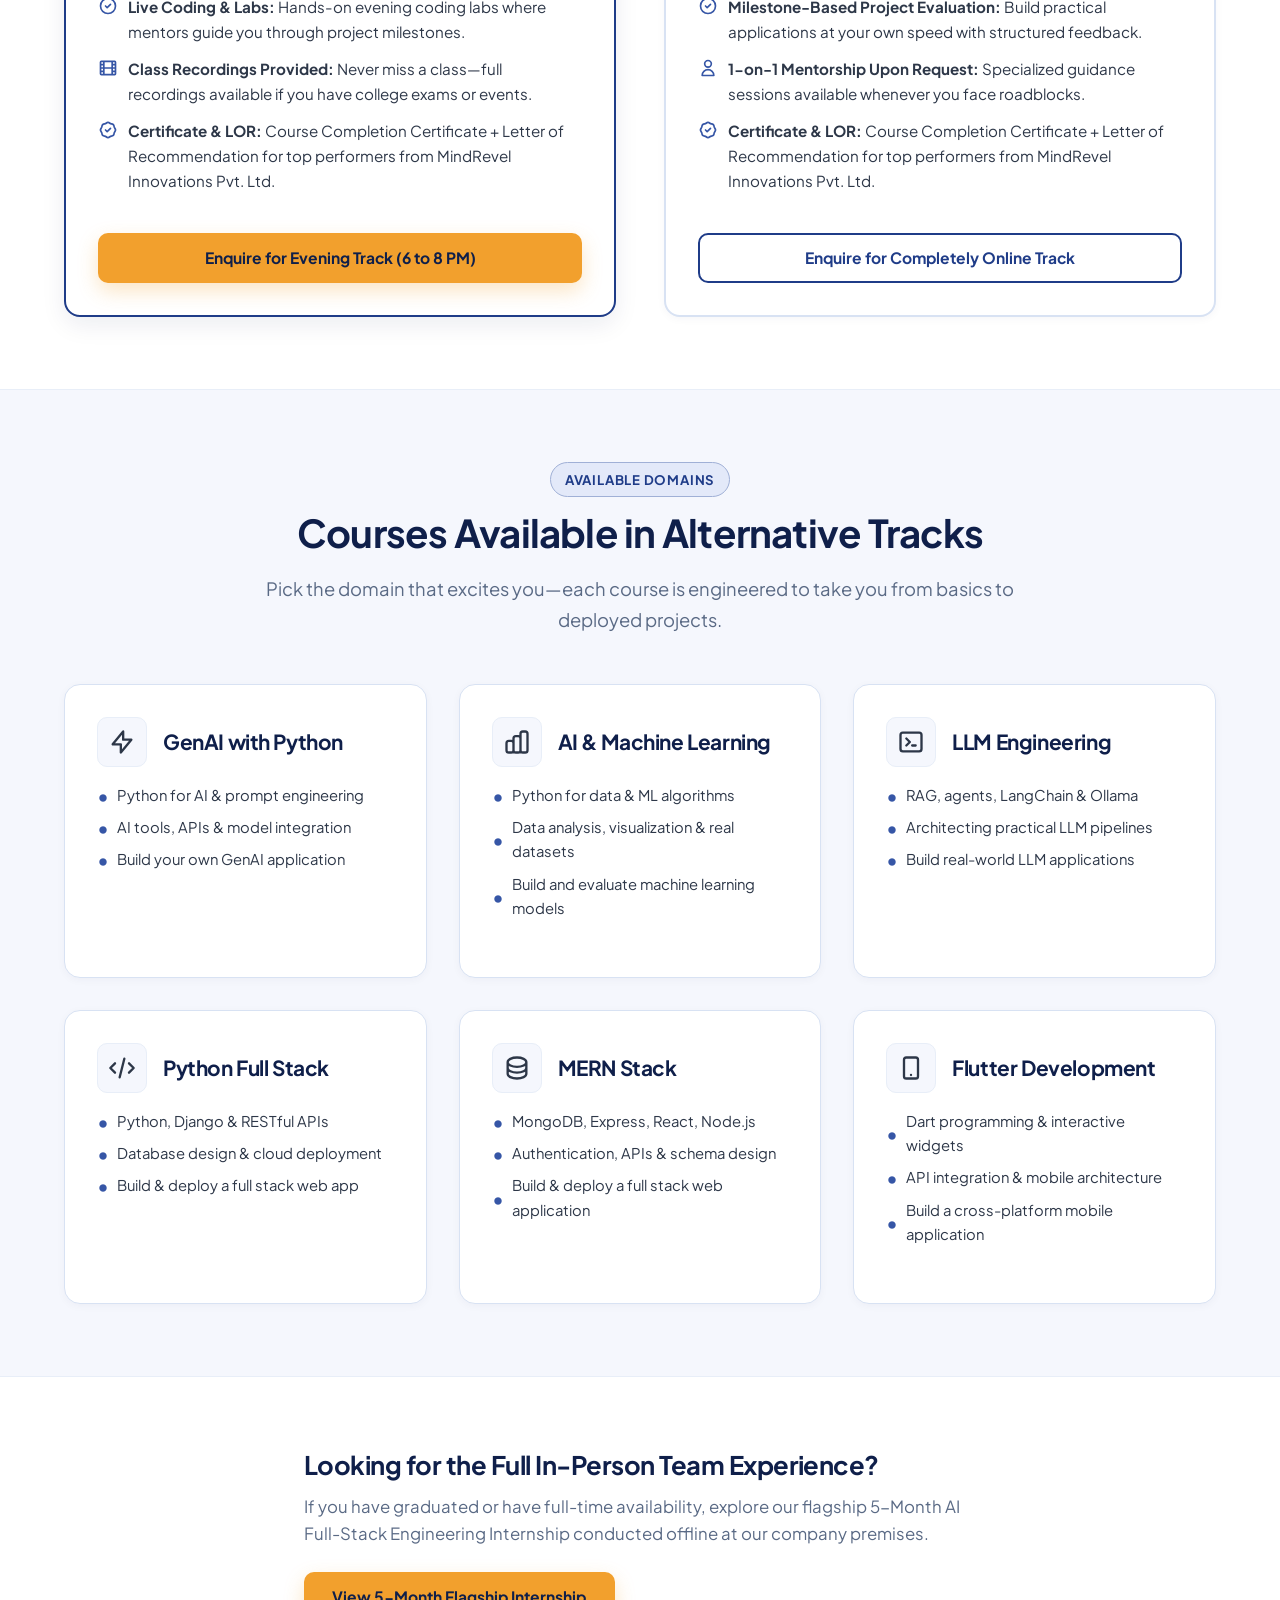
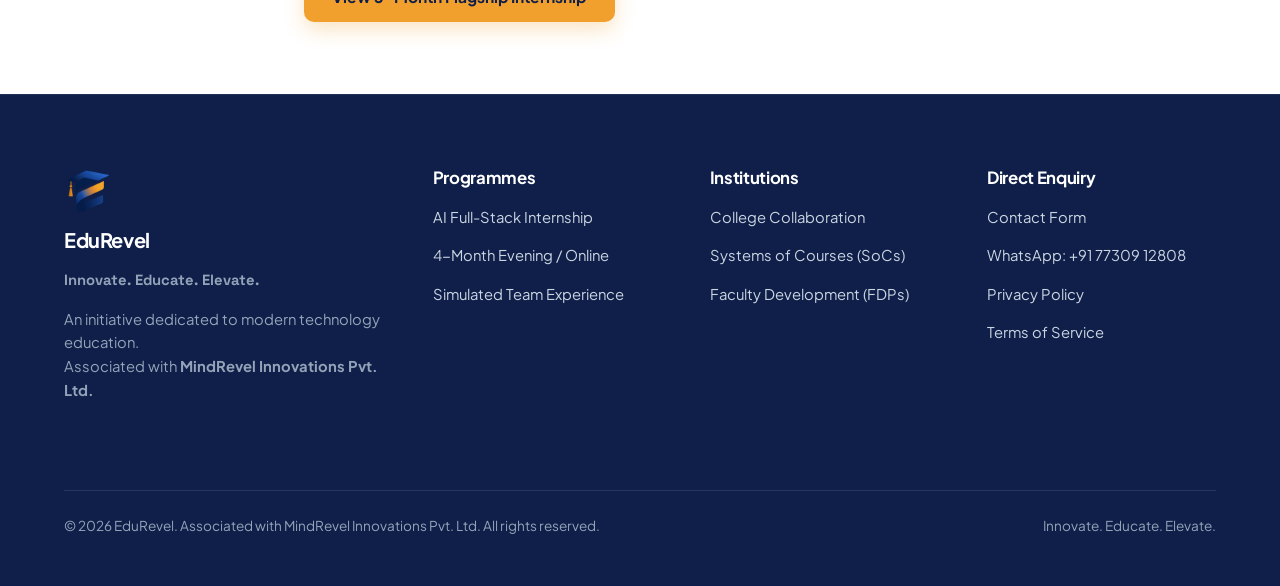
<file: other-learning-options.html>
<!DOCTYPE html>
<html lang="en">
<head>
  <meta charset="UTF-8">
  <meta name="viewport" content="width=device-width, initial-scale=1.0">
  <title>Other Learning Options — EduRevel</title>
  <meta name="description" content="Explore alternative learning options from EduRevel, including our 4-month evening/online Full-Stack Web Development programme for learners with daytime commitments.">
  
  <link rel="icon" type="image/x-icon" href="assets/favicon.ico">
  <link rel="icon" type="image/png" sizes="32x32" href="assets/favicon-32x32.png">
  <link rel="icon" type="image/png" sizes="16x16" href="assets/favicon-16x16.png">
  <link rel="apple-touch-icon" sizes="180x180" href="assets/apple-touch-icon.png">
  <link rel="manifest" href="site.webmanifest">
  <meta name="theme-color" content="#0F1F4A">

  <link rel="stylesheet" href="assets/css/style.css?v=2.3">
</head>
<body>

  <!-- Site Navigation Header -->
  <header class="site-header" id="siteHeader">
    <div class="container nav-container">
      <a href="./" class="brand-link" aria-label="EduRevel Home">
        <img src="assets/edurevel-logo-light-bg.png" alt="EduRevel — Innovate. Educate. Elevate." class="brand-logo" width="180" height="60">
      </a>

      <button class="mobile-menu-btn" id="mobileMenuToggle" aria-label="Toggle navigation menu" aria-expanded="false" aria-controls="primaryNav">
        <svg xmlns="http://www.w3.org/2000/svg" fill="none" viewBox="0 0 24 24" stroke="currentColor" stroke-width="2">
          <path stroke-linecap="round" stroke-linejoin="round" d="M4 6h16M4 12h16M4 18h16" />
        </svg>
      </button>

      <nav class="site-nav" id="primaryNav" aria-label="Main Navigation">
        <ul class="nav-list">
          <li><a href="./" class="nav-link">Home</a></li>
          <li><a href="ai-fullstack-internship" class="nav-link">AI Full-Stack Internship</a></li>
          <li><a href="other-learning-options" class="nav-link active" aria-current="page">Other Learning Options</a></li>
          <li><a href="for-colleges" class="nav-link">For Colleges</a></li>
          <li><a href="contact" class="nav-link">Contact</a></li>
        </ul>
        <div class="nav-actions">
          <a href="https://wa.me/917730912808?text=Hi%20EduRevel%2C%20I%20am%20interested%20in%20the%204-Month%20Evening%2FOnline%20learning%20option." target="_blank" rel="noopener noreferrer" class="btn btn-whatsapp">
            <svg xmlns="http://www.w3.org/2000/svg" viewBox="0 0 24 24">
              <path d="M12.031 6.172c-3.181 0-5.767 2.586-5.768 5.766-.001 1.298.38 2.27 1.019 3.287l-.711 2.598 2.664-.699c.974.532 1.838.82 2.8.82 3.179 0 5.766-2.587 5.766-5.766.002-3.18-2.585-5.806-5.77-5.806zm0-2.172c4.418 0 8 3.582 8 8 0 1.488-.415 2.883-1.139 4.083l1.108 4.053-4.148-1.088c-1.157.653-2.483 1.026-3.821 1.026-4.418 0-8-3.582-8-8 0-4.418 3.582-7.074 8-7.074z"/>
            </svg>
            <span>Enquire on WhatsApp</span>
          </a>
        </div>
      </nav>
    </div>
  </header>

  <main>
    <section class="section section-pale">
      <div class="container">
        <div style="max-width: 800px;">
          <span class="eyebrow-badge">Tailor-Made for College Students</span>
          <h1>Alternative Learning Pathways</h1>
          <p class="lead">
            Balancing college classes, university timetables, and career preparation? EduRevel offers two flexible tracks tailor-made for students currently in college, designed to fit seamlessly around your academic schedule.
          </p>
        </div>
      </div>
    </section>

    <!-- Inclusion Banner: Anyone Can Join -->
    <section class="section" style="padding-bottom: 0;">
      <div class="container">
        <div class="inclusive-banner" style="margin-bottom: var(--space-xl); border: 2px solid var(--color-action-blue); background: linear-gradient(135deg, #F0F5FD 0%, #E3EDFC 100%);">
          <div class="inclusive-icon-wrap" style="width: 64px; height: 64px;">
            <svg fill="none" stroke="currentColor" viewBox="0 0 24 24"><path stroke-linecap="round" stroke-linejoin="round" stroke-width="2" d="M17 20h5v-2a3 3 0 00-5.356-1.857M17 20H7m10 0v-2c0-.656-.126-1.283-.356-1.857M7 20H2v-2a3 3 0 015.356-1.857M7 20v-2c0-.656.126-1.283.356-1.857m0 0a5.002 5.002 0 019.288 0M15 7a3 3 0 11-6 0 3 3 0 016 0zm6 3a2 2 0 11-4 0 2 2 0 014 0zM7 10a2 2 0 11-4 0 2 2 0 014 0z"/></svg>
          </div>
          <div class="inclusive-text">
            <span class="eyebrow-badge" style="background: var(--color-primary-blue); color: #fff; margin-bottom: 0.4rem;">Open Access Principle</span>
            <h2 style="font-size: 1.45rem; color: var(--color-dark-navy); margin-bottom: 0.35rem;">Anyone Can Join — Absolutely No Technical Degree Barrier</h2>
            <p style="font-size: 1rem; color: var(--color-text-body); line-height: 1.6;">
              <strong>You do not need a B.Tech degree or prior programming background to enroll.</strong> Our training is open to all students across every department, stream, and degree program (engineering, computer applications, science, commerce, and arts). We start right from the foundational basics and mentor every student step-by-step into real software and AI development.
            </p>
          </div>
        </div>
      </div>
    </section>

    <!-- 2 Distinct Alternative Tracks Side-by-Side -->
    <section class="section" id="alternativeTracks">
      <div class="container">
        <div class="section-header text-center">
          <span class="eyebrow-badge">Two Flexible Formats</span>
          <h2>Choose the Track That Fits Your College Schedule</h2>
          <p class="lead">Both tracks are 4 months in duration, industry-led, and built around hands-on real-world projects.</p>
        </div>

        <div class="alternative-dual-grid">
          <!-- Alternative 1: Evening Live Track (6:00 PM – 8:00 PM) -->
          <div class="alternative-card featured-card">
            <div class="alternative-header">
              <div style="display: flex; justify-content: space-between; align-items: center; margin-bottom: 0.5rem;">
                <span class="eyebrow-badge amber" style="margin-bottom: 0;">Live Evening Track</span>
                <span style="font-size: 0.85rem; font-weight: 700; background: rgba(255,255,255,0.2); padding: 0.25rem 0.65rem; border-radius: var(--radius-sm); color: #fff;">4 Months</span>
              </div>
              <h3 style="font-size: 1.6rem; margin-bottom: 0.25rem;">Evening Live Track (6 to 8 PM)</h3>
              <p style="font-size: 0.95rem; margin-bottom: 0;">Daily live classes after your college hours with real-time mentor interaction.</p>
            </div>

            <div class="alternative-body">
              <p style="font-size: 0.95rem; color: var(--color-text-body);">
                Tailored for college students who finish daytime university lectures and want dedicated, focused evening learning without disturbing daytime academics.
              </p>

              <ul class="alternative-features">
                <li>
                  <svg fill="none" stroke="currentColor" viewBox="0 0 24 24"><path stroke-linecap="round" stroke-linejoin="round" stroke-width="2" d="M12 8v4l3 3m6-3a9 9 0 11-18 0 9 9 0 0118 0z"/></svg>
                  <span><strong>Timings: 6:00 PM – 8:00 PM</strong> — Timed comfortably after college lectures and commute.</span>
                </li>
                <li>
                  <svg fill="none" stroke="currentColor" viewBox="0 0 24 24"><path stroke-linecap="round" stroke-linejoin="round" stroke-width="2" d="M15 10l4.553-2.276A1 1 0 0121 8.618v6.764a1 1 0 01-1.447.894L15 14M5 18h8a2 2 0 002-2V8a2 2 0 00-2-2H5a2 2 0 00-2 2v8a2 2 0 002 2z"/></svg>
                  <span><strong>Live Interactive Classes:</strong> Taught live by corporate industry professionals with immediate doubt solving.</span>
                </li>
                <li>
                  <svg fill="none" stroke="currentColor" viewBox="0 0 24 24"><path stroke-linecap="round" stroke-linejoin="round" stroke-width="2" d="M9 12l2 2 4-4m6 2a9 9 0 11-18 0 9 9 0 0118 0z"/></svg>
                  <span><strong>Live Coding &amp; Labs:</strong> Hands-on evening coding labs where mentors guide you through project milestones.</span>
                </li>
                <li>
                  <svg fill="none" stroke="currentColor" viewBox="0 0 24 24"><path stroke-linecap="round" stroke-linejoin="round" stroke-width="2" d="M7 4v16M17 4v16M3 8h4m10 0h4M3 12h18M3 16h4m10 0h4M4 20h16a1 1 0 001-1V5a1 1 0 00-1-1H4a1 1 0 00-1 1v14a1 1 0 001 1z"/></svg>
                  <span><strong>Class Recordings Provided:</strong> Never miss a class—full recordings available if you have college exams or events.</span>
                </li>
                <li>
                  <svg fill="none" stroke="currentColor" viewBox="0 0 24 24"><path stroke-linecap="round" stroke-linejoin="round" stroke-width="2" d="M9 12l2 2 4-4M7.835 4.697a3.42 3.42 0 001.946-.806 3.42 3.42 0 014.438 0 3.42 3.42 0 001.946.806 3.42 3.42 0 013.138 3.138 3.42 3.42 0 00.806 1.946 3.42 3.42 0 010 4.438 3.42 3.42 0 00-.806 1.946 3.42 3.42 0 01-3.138 3.138 3.42 3.42 0 00-1.946.806 3.42 3.42 0 01-4.438 0 3.42 3.42 0 00-1.946-.806 3.42 3.42 0 01-3.138-3.138 3.42 3.42 0 00-.806-1.946 3.42 3.42 0 010-4.438 3.42 3.42 0 00.806-1.946 3.42 3.42 0 013.138-3.138z"/></svg>
                  <span><strong>Certificate &amp; LOR:</strong> Course Completion Certificate + Letter of Recommendation for top performers from MindRevel Innovations Pvt. Ltd.</span>
                </li>
              </ul>

              <div style="margin-top: auto; padding-top: var(--space-md);">
                <a href="https://wa.me/917730912808?text=Hi%20EduRevel%2C%20I%20am%20a%20college%20student%20interested%20in%20the%20Evening%20Live%20Track%20(6%20to%208%20PM)." target="_blank" rel="noopener noreferrer" class="btn btn-amber" style="width: 100%;">
                  Enquire for Evening Track (6 to 8 PM)
                </a>
              </div>
            </div>
          </div>

          <!-- Alternative 2: Completely Online Flexible Track -->
          <div class="alternative-card">
            <div class="alternative-header">
              <div style="display: flex; justify-content: space-between; align-items: center; margin-bottom: 0.5rem;">
                <span class="eyebrow-badge" style="margin-bottom: 0;">100% Online</span>
                <span style="font-size: 0.85rem; font-weight: 700; background: var(--color-pale-blue); padding: 0.25rem 0.65rem; border-radius: var(--radius-sm); color: var(--color-primary-blue);">4 Months</span>
              </div>
              <h3 style="font-size: 1.6rem; margin-bottom: 0.25rem;">Completely Online Flexible Track</h3>
              <p style="font-size: 0.95rem; margin-bottom: 0; color: var(--color-text-muted);">Learn at your own pace with on-demand access and weekly live doubt clearing.</p>
            </div>

            <div class="alternative-body">
              <p style="font-size: 0.95rem; color: var(--color-text-body);">
                Tailored for college students with fluctuating timetables, heavy exam commitments, lab schedules, or those learning remotely from any location.
              </p>

              <ul class="alternative-features">
                <li>
                  <svg fill="none" stroke="currentColor" viewBox="0 0 24 24"><path stroke-linecap="round" stroke-linejoin="round" stroke-width="2" d="M12 8v4l3 3m6-3a9 9 0 11-18 0 9 9 0 0118 0z"/></svg>
                  <span><strong>Self-Paced Convenience:</strong> Access lecture recordings anytime, anywhere—study around your college calendar.</span>
                </li>
                <li>
                  <svg fill="none" stroke="currentColor" viewBox="0 0 24 24"><path stroke-linecap="round" stroke-linejoin="round" stroke-width="2" d="M8 12h.01M12 12h.01M16 12h.01M21 12c0 4.418-4.03 8-9 8a9.863 9.863 0 01-4.255-.949L3 20l1.395-3.72C3.512 15.042 3 13.574 3 12c0-4.418 4.03-8 9-8s9 3.582 9 8z"/></svg>
                  <span><strong>Weekly Live Mentor Q&amp;A:</strong> Scheduled live mentor check-ins for code reviews, doubt clearance, and guidance.</span>
                </li>
                <li>
                  <svg fill="none" stroke="currentColor" viewBox="0 0 24 24"><path stroke-linecap="round" stroke-linejoin="round" stroke-width="2" d="M9 12l2 2 4-4m6 2a9 9 0 11-18 0 9 9 0 0118 0z"/></svg>
                  <span><strong>Milestone-Based Project Evaluation:</strong> Build practical applications at your own speed with structured feedback.</span>
                </li>
                <li>
                  <svg fill="none" stroke="currentColor" viewBox="0 0 24 24"><path stroke-linecap="round" stroke-linejoin="round" stroke-width="2" d="M16 7a4 4 0 11-8 0 4 4 0 018 0zM12 14a7 7 0 00-7 7h14a7 7 0 00-7-7z"/></svg>
                  <span><strong>1-on-1 Mentorship Upon Request:</strong> Specialized guidance sessions available whenever you face roadblocks.</span>
                </li>
                <li>
                  <svg fill="none" stroke="currentColor" viewBox="0 0 24 24"><path stroke-linecap="round" stroke-linejoin="round" stroke-width="2" d="M9 12l2 2 4-4M7.835 4.697a3.42 3.42 0 001.946-.806 3.42 3.42 0 014.438 0 3.42 3.42 0 001.946.806 3.42 3.42 0 013.138 3.138 3.42 3.42 0 00.806 1.946 3.42 3.42 0 010 4.438 3.42 3.42 0 00-.806 1.946 3.42 3.42 0 01-3.138 3.138 3.42 3.42 0 00-1.946.806 3.42 3.42 0 01-4.438 0 3.42 3.42 0 00-1.946-.806 3.42 3.42 0 01-3.138-3.138 3.42 3.42 0 00-.806-1.946 3.42 3.42 0 010-4.438 3.42 3.42 0 00.806-1.946 3.42 3.42 0 013.138-3.138z"/></svg>
                  <span><strong>Certificate &amp; LOR:</strong> Course Completion Certificate + Letter of Recommendation for top performers from MindRevel Innovations Pvt. Ltd.</span>
                </li>
              </ul>

              <div style="margin-top: auto; padding-top: var(--space-md);">
                <a href="https://wa.me/917730912808?text=Hi%20EduRevel%2C%20I%20am%20a%20college%20student%20interested%20in%20the%20Completely%20Online%20flexible%20track." target="_blank" rel="noopener noreferrer" class="btn btn-outline" style="width: 100%;">
                  Enquire for Completely Online Track
                </a>
              </div>
            </div>
          </div>
        </div>
      </div>
    </section>

    <!-- Available Course Subjects in Alternative Tracks -->
    <section class="section section-pale" id="availableSubjects">
      <div class="container">
        <div class="section-header text-center">
          <span class="eyebrow-badge">Available Domains</span>
          <h2>Courses Available in Alternative Tracks</h2>
          <p class="lead">Pick the domain that excites you—each course is engineered to take you from basics to deployed projects.</p>
        </div>

        <div class="courses-grid">
          <div class="course-card">
            <div class="course-card-header">
              <div class="course-card-icon">
                <svg viewBox="0 0 24 24" fill="none" stroke="currentColor"><path stroke-linecap="round" stroke-linejoin="round" stroke-width="2" d="M13 10V3L4 14h7v7l9-11h-7z"/></svg>
              </div>
              <div>
                <h3>GenAI with Python</h3>
              </div>
            </div>
            <ul class="course-points">
              <li>Python for AI &amp; prompt engineering</li>
              <li>AI tools, APIs &amp; model integration</li>
              <li>Build your own GenAI application</li>
            </ul>
          </div>

          <div class="course-card">
            <div class="course-card-header">
              <div class="course-card-icon">
                <svg viewBox="0 0 24 24" fill="none" stroke="currentColor"><path stroke-linecap="round" stroke-linejoin="round" stroke-width="2" d="M9 19v-6a2 2 0 00-2-2H5a2 2 0 00-2 2v6a2 2 0 002 2h2a2 2 0 002-2zm0 0V9a2 2 0 012-2h2a2 2 0 012 2v10m-6 0a2 2 0 002 2h2a2 2 0 002-2m0 0V5a2 2 0 012-2h2a2 2 0 012 2v14a2 2 0 01-2 2h-2a2 2 0 01-2-2z"/></svg>
              </div>
              <div>
                <h3>AI &amp; Machine Learning</h3>
              </div>
            </div>
            <ul class="course-points">
              <li>Python for data &amp; ML algorithms</li>
              <li>Data analysis, visualization &amp; real datasets</li>
              <li>Build and evaluate machine learning models</li>
            </ul>
          </div>

          <div class="course-card">
            <div class="course-card-header">
              <div class="course-card-icon">
                <svg viewBox="0 0 24 24" fill="none" stroke="currentColor"><path stroke-linecap="round" stroke-linejoin="round" stroke-width="2" d="M8 9l3 3-3 3m5 0h3M5 20h14a2 2 0 002-2V6a2 2 0 00-2-2H5a2 2 0 00-2 2v12a2 2 0 002 2z"/></svg>
              </div>
              <div>
                <h3>LLM Engineering</h3>
              </div>
            </div>
            <ul class="course-points">
              <li>RAG, agents, LangChain &amp; Ollama</li>
              <li>Architecting practical LLM pipelines</li>
              <li>Build real-world LLM applications</li>
            </ul>
          </div>

          <div class="course-card">
            <div class="course-card-header">
              <div class="course-card-icon">
                <svg viewBox="0 0 24 24" fill="none" stroke="currentColor"><path stroke-linecap="round" stroke-linejoin="round" stroke-width="2" d="M10 20l4-16m4 4l4 4-4 4M6 16l-4-4 4-4"/></svg>
              </div>
              <div>
                <h3>Python Full Stack</h3>
              </div>
            </div>
            <ul class="course-points">
              <li>Python, Django &amp; RESTful APIs</li>
              <li>Database design &amp; cloud deployment</li>
              <li>Build &amp; deploy a full stack web app</li>
            </ul>
          </div>

          <div class="course-card">
            <div class="course-card-header">
              <div class="course-card-icon">
                <svg viewBox="0 0 24 24" fill="none" stroke="currentColor"><path stroke-linecap="round" stroke-linejoin="round" stroke-width="2" d="M4 7v10c0 2.21 3.582 4 8 4s8-1.79 8-4V7M4 7c0 2.21 3.582 4 8 4s8-1.79 8-4M4 7c0-2.21 3.582-4 8-4s8 1.79 8 4m0 5c0 2.21-3.582 4-8 4s-8-1.79-8-4"/></svg>
              </div>
              <div>
                <h3>MERN Stack</h3>
              </div>
            </div>
            <ul class="course-points">
              <li>MongoDB, Express, React, Node.js</li>
              <li>Authentication, APIs &amp; schema design</li>
              <li>Build &amp; deploy a full stack web application</li>
            </ul>
          </div>

          <div class="course-card">
            <div class="course-card-header">
              <div class="course-card-icon">
                <svg viewBox="0 0 24 24" fill="none" stroke="currentColor"><path stroke-linecap="round" stroke-linejoin="round" stroke-width="2" d="M12 18h.01M8 21h8a2 2 0 002-2V5a2 2 0 00-2-2H8a2 2 0 00-2 2v14a2 2 0 002 2z"/></svg>
              </div>
              <div>
                <h3>Flutter Development</h3>
              </div>
            </div>
            <ul class="course-points">
              <li>Dart programming &amp; interactive widgets</li>
              <li>API integration &amp; mobile architecture</li>
              <li>Build a cross-platform mobile application</li>
            </ul>
          </div>
        </div>
      </div>
    </section>

    <!-- Comparison Callout -->
    <section class="section">
      <div class="container text-center" style="max-width: 720px;">
        <h3>Looking for the Full In-Person Team Experience?</h3>
        <p style="color: var(--color-text-muted); font-size: 1.05rem;">
          If you have graduated or have full-time availability, explore our flagship 5-Month AI Full-Stack Engineering Internship conducted offline at our company premises.
        </p>
        <div style="margin-top: var(--space-lg);">
          <a href="ai-fullstack-internship" class="btn btn-amber">
            View 5-Month Flagship Internship
          </a>
        </div>
      </div>
    </section>
  </main>

  <!-- Global Footer -->
  <footer class="site-footer">
    <div class="container">
      <div class="footer-grid">
        <div class="footer-brand">
          <img src="assets/edurevel-symbol.png" alt="EduRevel Symbol" width="48" height="48" style="margin-bottom: 0.75rem;">
          <h3 style="color: var(--color-white); font-size: 1.25rem;">EduRevel</h3>
          <p class="footer-tagline">Innovate. Educate. Elevate.</p>
          <p>
            An initiative dedicated to modern technology education.<br>
            Associated with <strong>MindRevel Innovations Pvt. Ltd.</strong>
          </p>
        </div>

        <div class="footer-col">
          <h4>Programmes</h4>
          <ul class="footer-links">
            <li><a href="ai-fullstack-internship">AI Full-Stack Internship</a></li>
            <li><a href="other-learning-options">4-Month Evening / Online</a></li>
            <li><a href="ai-fullstack-internship#experience">Simulated Team Experience</a></li>
          </ul>
        </div>

        <div class="footer-col">
          <h4>Institutions</h4>
          <ul class="footer-links">
            <li><a href="for-colleges">College Collaboration</a></li>
            <li><a href="for-colleges#coursesList">Systems of Courses (SoCs)</a></li>
            <li><a href="for-colleges#fdps">Faculty Development (FDPs)</a></li>
          </ul>
        </div>

        <div class="footer-col">
          <h4>Direct Enquiry</h4>
          <ul class="footer-links">
            <li><a href="contact">Contact Form</a></li>
            <li><a href="https://wa.me/917730912808" target="_blank" rel="noopener noreferrer">WhatsApp: +91 77309 12808</a></li>
            <li><a href="privacy">Privacy Policy</a></li>
            <li><a href="terms">Terms of Service</a></li>
          </ul>
        </div>
      </div>

      <div class="footer-bottom">
        <div>&copy; 2026 EduRevel. Associated with MindRevel Innovations Pvt. Ltd. All rights reserved.</div>
        <div>Innovate. Educate. Elevate.</div>
      </div>
    </div>
  </footer>

  <a href="https://wa.me/917730912808?text=Hi%20EduRevel%2C%20I%20am%20interested%20in%20the%204-Month%20Evening%2FOnline%20learning%20option." class="whatsapp-floating" target="_blank" rel="noopener noreferrer" aria-label="Chat with EduRevel on WhatsApp">
    <svg xmlns="http://www.w3.org/2000/svg" viewBox="0 0 24 24">
      <path d="M12.031 6.172c-3.181 0-5.767 2.586-5.768 5.766-.001 1.298.38 2.27 1.019 3.287l-.711 2.598 2.664-.699c.974.532 1.838.82 2.8.82 3.179 0 5.766-2.587 5.766-5.766.002-3.18-2.585-5.806-5.77-5.806zm0-2.172c4.418 0 8 3.582 8 8 0 1.488-.415 2.883-1.139 4.083l1.108 4.053-4.148-1.088c-1.157.653-2.483 1.026-3.821 1.026-4.418 0-8-3.582-8-8 0-4.418 3.582-7.074 8-7.074z"/>
    </svg>
    <span>Chat on WhatsApp</span>
  </a>

  <script src="assets/js/main.js"></script>
</body>
</html>
</file>
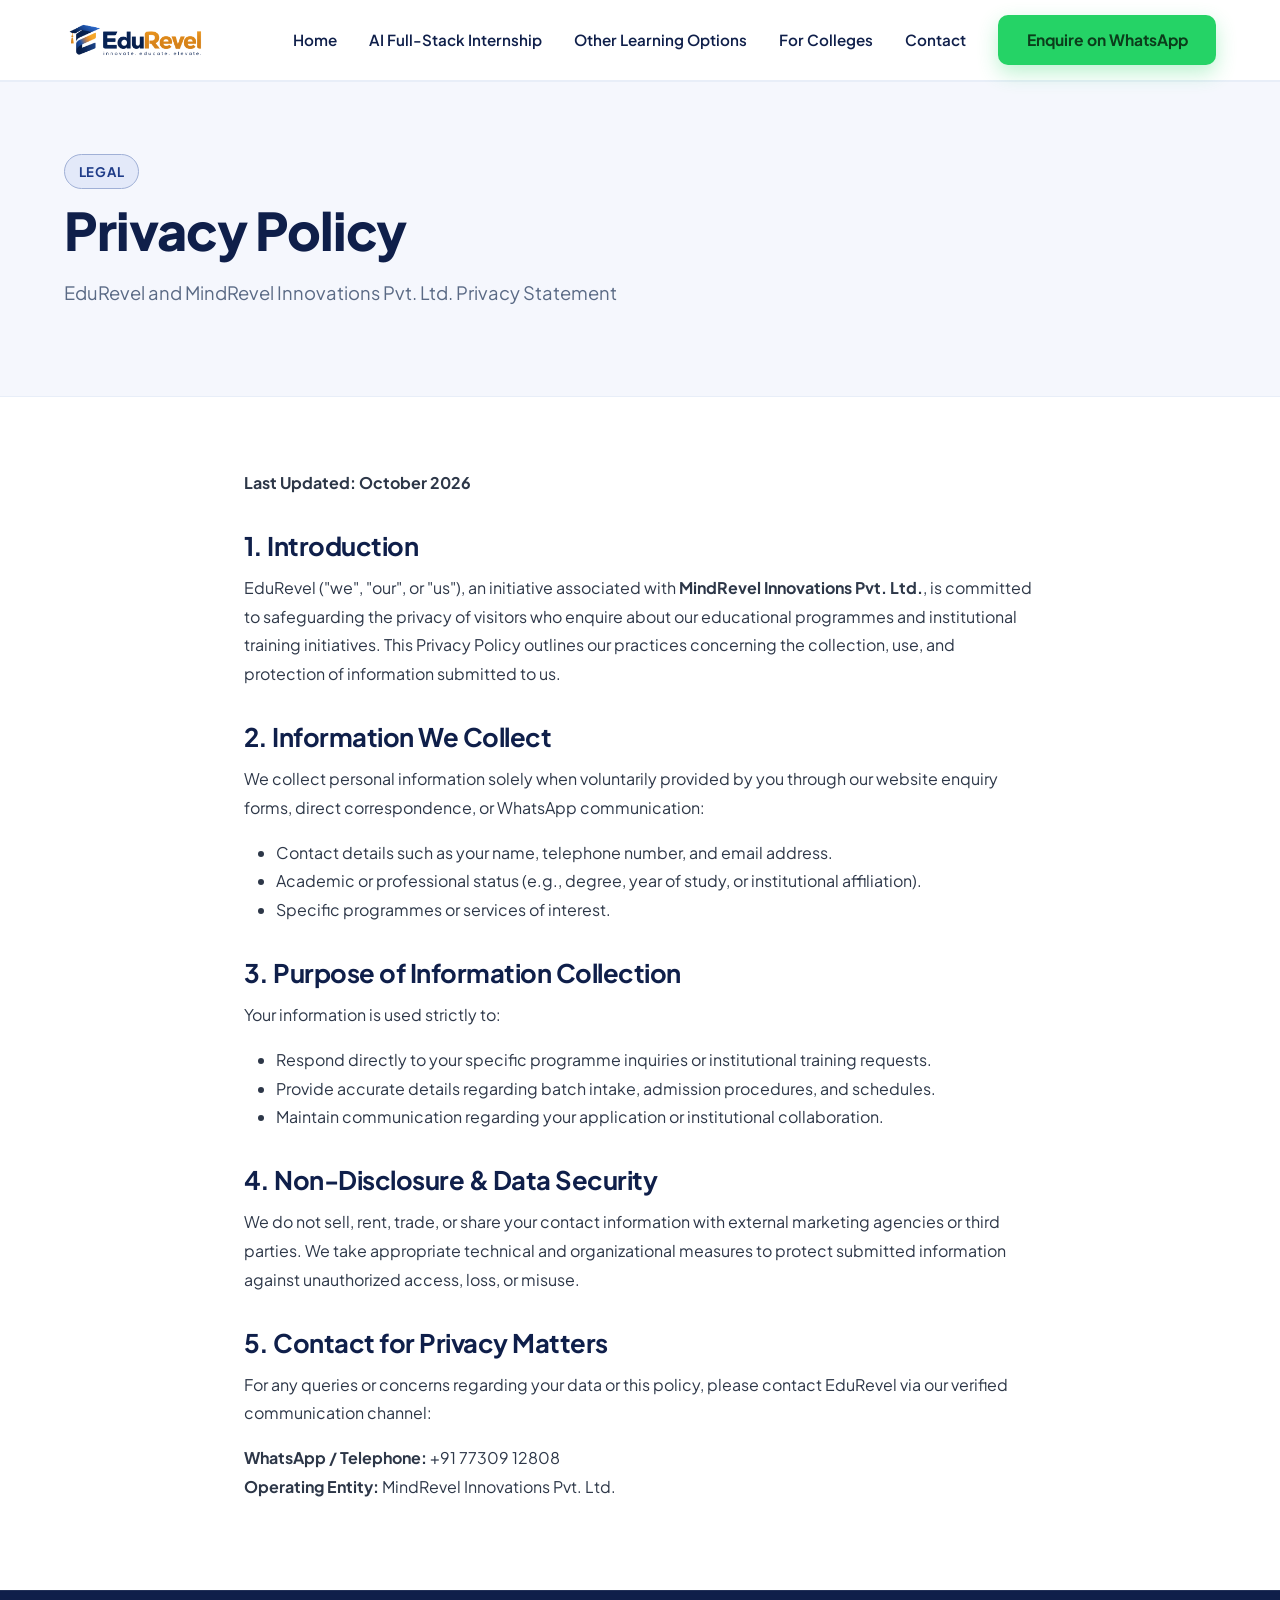
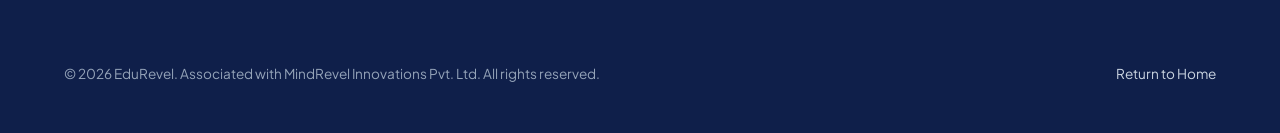
<file: privacy.html>
<!DOCTYPE html>
<html lang="en">
<head>
  <meta charset="UTF-8">
  <meta name="viewport" content="width=device-width, initial-scale=1.0">
  <title>Privacy Policy — EduRevel</title>
  <meta name="description" content="Privacy Policy for EduRevel, associated with MindRevel Innovations Pvt. Ltd.">
  
  <link rel="icon" type="image/x-icon" href="assets/favicon.ico">
  <link rel="icon" type="image/png" sizes="32x32" href="assets/favicon-32x32.png">
  <link rel="icon" type="image/png" sizes="16x16" href="assets/favicon-16x16.png">
  <link rel="apple-touch-icon" sizes="180x180" href="assets/apple-touch-icon.png">
  <link rel="manifest" href="site.webmanifest">
  <meta name="theme-color" content="#0F1F4A">

  <link rel="stylesheet" href="assets/css/style.css">
</head>
<body>

  <!-- Site Navigation Header -->
  <header class="site-header" id="siteHeader">
    <div class="container nav-container">
      <a href="./" class="brand-link" aria-label="EduRevel Home">
        <img src="assets/edurevel-logo-light-bg.png" alt="EduRevel — Innovate. Educate. Elevate." class="brand-logo" width="180" height="60">
      </a>

      <button class="mobile-menu-btn" id="mobileMenuToggle" aria-label="Toggle navigation menu" aria-expanded="false" aria-controls="primaryNav">
        <svg xmlns="http://www.w3.org/2000/svg" fill="none" viewBox="0 0 24 24" stroke="currentColor" stroke-width="2">
          <path stroke-linecap="round" stroke-linejoin="round" d="M4 6h16M4 12h16M4 18h16" />
        </svg>
      </button>

      <nav class="site-nav" id="primaryNav" aria-label="Main Navigation">
        <ul class="nav-list">
          <li><a href="./" class="nav-link">Home</a></li>
          <li><a href="ai-fullstack-internship" class="nav-link">AI Full-Stack Internship</a></li>
          <li><a href="other-learning-options" class="nav-link">Other Learning Options</a></li>
          <li><a href="for-colleges" class="nav-link">For Colleges</a></li>
          <li><a href="contact" class="nav-link">Contact</a></li>
        </ul>
        <div class="nav-actions">
          <a href="https://wa.me/917730912808" target="_blank" rel="noopener noreferrer" class="btn btn-whatsapp">
            <span>Enquire on WhatsApp</span>
          </a>
        </div>
      </nav>
    </div>
  </header>

  <main>
    <section class="section section-pale">
      <div class="container">
        <div style="max-width: 800px;">
          <span class="eyebrow-badge">Legal</span>
          <h1>Privacy Policy</h1>
          <p class="lead">EduRevel and MindRevel Innovations Pvt. Ltd. Privacy Statement</p>
        </div>
      </div>
    </section>

    <section class="section">
      <div class="container" style="max-width: 840px;">
        <div style="line-height: 1.8; color: var(--color-text-body);">
          <p><strong>Last Updated: October 2026</strong></p>

          <h3 style="margin-top: var(--space-xl);">1. Introduction</h3>
          <p>
            EduRevel ("we", "our", or "us"), an initiative associated with <strong>MindRevel Innovations Pvt. Ltd.</strong>, is committed to safeguarding the privacy of visitors who enquire about our educational programmes and institutional training initiatives. This Privacy Policy outlines our practices concerning the collection, use, and protection of information submitted to us.
          </p>

          <h3 style="margin-top: var(--space-xl);">2. Information We Collect</h3>
          <p>
            We collect personal information solely when voluntarily provided by you through our website enquiry forms, direct correspondence, or WhatsApp communication:
          </p>
          <ul style="margin-left: var(--space-xl); margin-bottom: var(--space-md);">
            <li>Contact details such as your name, telephone number, and email address.</li>
            <li>Academic or professional status (e.g., degree, year of study, or institutional affiliation).</li>
            <li>Specific programmes or services of interest.</li>
          </ul>

          <h3 style="margin-top: var(--space-xl);">3. Purpose of Information Collection</h3>
          <p>
            Your information is used strictly to:
          </p>
          <ul style="margin-left: var(--space-xl); margin-bottom: var(--space-md);">
            <li>Respond directly to your specific programme inquiries or institutional training requests.</li>
            <li>Provide accurate details regarding batch intake, admission procedures, and schedules.</li>
            <li>Maintain communication regarding your application or institutional collaboration.</li>
          </ul>

          <h3 style="margin-top: var(--space-xl);">4. Non-Disclosure &amp; Data Security</h3>
          <p>
            We do not sell, rent, trade, or share your contact information with external marketing agencies or third parties. We take appropriate technical and organizational measures to protect submitted information against unauthorized access, loss, or misuse.
          </p>

          <h3 style="margin-top: var(--space-xl);">5. Contact for Privacy Matters</h3>
          <p>
            For any queries or concerns regarding your data or this policy, please contact EduRevel via our verified communication channel:
          </p>
          <p>
            <strong>WhatsApp / Telephone:</strong> +91 77309 12808<br>
            <strong>Operating Entity:</strong> MindRevel Innovations Pvt. Ltd.
          </p>
        </div>
      </div>
    </section>
  </main>

  <!-- Global Footer -->
  <footer class="site-footer">
    <div class="container">
      <div class="footer-bottom" style="border-top: none; padding-top: 0;">
        <div>&copy; 2026 EduRevel. Associated with MindRevel Innovations Pvt. Ltd. All rights reserved.</div>
        <div><a href="./" style="color: #CBD5E1;">Return to Home</a></div>
      </div>
    </div>
  </footer>

  <script src="assets/js/main.js"></script>
</body>
</html>
</file>
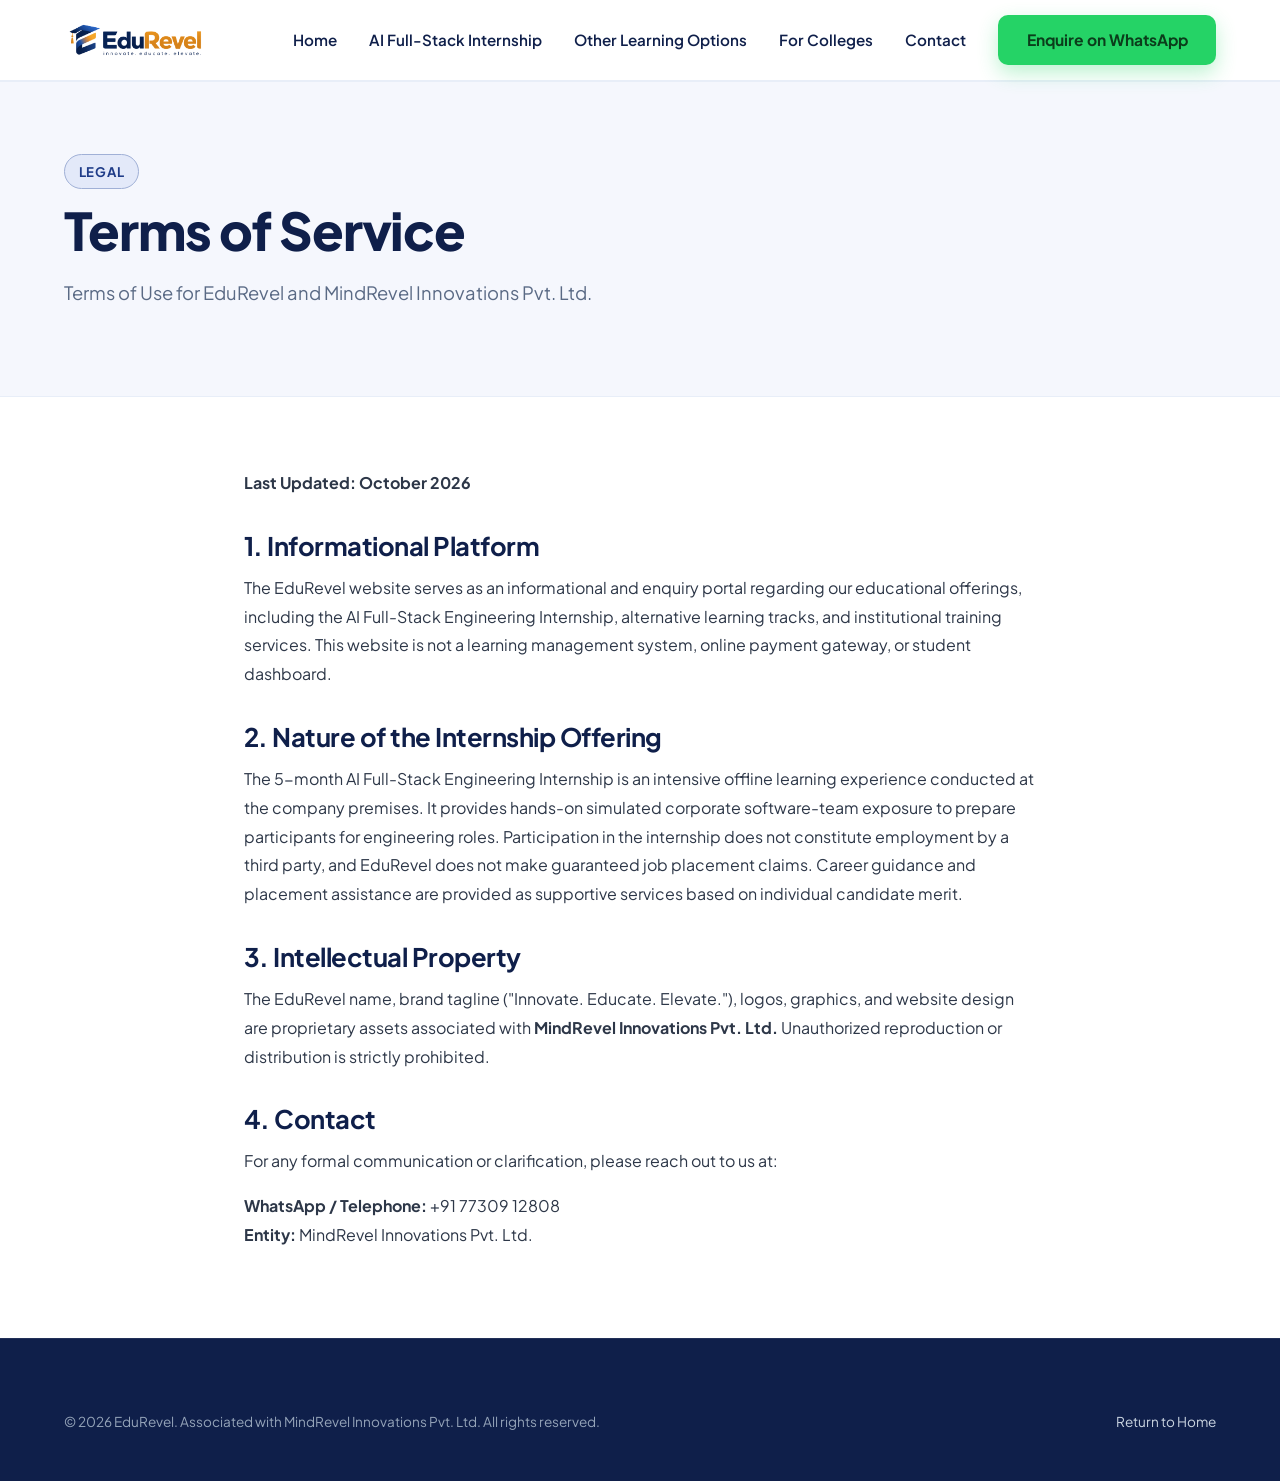
<file: terms.html>
<!DOCTYPE html>
<html lang="en">
<head>
  <meta charset="UTF-8">
  <meta name="viewport" content="width=device-width, initial-scale=1.0">
  <title>Terms of Service — EduRevel</title>
  <meta name="description" content="Terms of Service for EduRevel, an initiative associated with MindRevel Innovations Pvt. Ltd.">
  
  <link rel="icon" type="image/x-icon" href="assets/favicon.ico">
  <link rel="icon" type="image/png" sizes="32x32" href="assets/favicon-32x32.png">
  <link rel="icon" type="image/png" sizes="16x16" href="assets/favicon-16x16.png">
  <link rel="apple-touch-icon" sizes="180x180" href="assets/apple-touch-icon.png">
  <link rel="manifest" href="site.webmanifest">
  <meta name="theme-color" content="#0F1F4A">

  <link rel="stylesheet" href="assets/css/style.css">
</head>
<body>

  <!-- Site Navigation Header -->
  <header class="site-header" id="siteHeader">
    <div class="container nav-container">
      <a href="./" class="brand-link" aria-label="EduRevel Home">
        <img src="assets/edurevel-logo-light-bg.png" alt="EduRevel — Innovate. Educate. Elevate." class="brand-logo" width="180" height="60">
      </a>

      <button class="mobile-menu-btn" id="mobileMenuToggle" aria-label="Toggle navigation menu" aria-expanded="false" aria-controls="primaryNav">
        <svg xmlns="http://www.w3.org/2000/svg" fill="none" viewBox="0 0 24 24" stroke="currentColor" stroke-width="2">
          <path stroke-linecap="round" stroke-linejoin="round" d="M4 6h16M4 12h16M4 18h16" />
        </svg>
      </button>

      <nav class="site-nav" id="primaryNav" aria-label="Main Navigation">
        <ul class="nav-list">
          <li><a href="./" class="nav-link">Home</a></li>
          <li><a href="ai-fullstack-internship" class="nav-link">AI Full-Stack Internship</a></li>
          <li><a href="other-learning-options" class="nav-link">Other Learning Options</a></li>
          <li><a href="for-colleges" class="nav-link">For Colleges</a></li>
          <li><a href="contact" class="nav-link">Contact</a></li>
        </ul>
        <div class="nav-actions">
          <a href="https://wa.me/917730912808" target="_blank" rel="noopener noreferrer" class="btn btn-whatsapp">
            <span>Enquire on WhatsApp</span>
          </a>
        </div>
      </nav>
    </div>
  </header>

  <main>
    <section class="section section-pale">
      <div class="container">
        <div style="max-width: 800px;">
          <span class="eyebrow-badge">Legal</span>
          <h1>Terms of Service</h1>
          <p class="lead">Terms of Use for EduRevel and MindRevel Innovations Pvt. Ltd.</p>
        </div>
      </div>
    </section>

    <section class="section">
      <div class="container" style="max-width: 840px;">
        <div style="line-height: 1.8; color: var(--color-text-body);">
          <p><strong>Last Updated: October 2026</strong></p>

          <h3 style="margin-top: var(--space-xl);">1. Informational Platform</h3>
          <p>
            The EduRevel website serves as an informational and enquiry portal regarding our educational offerings, including the AI Full-Stack Engineering Internship, alternative learning tracks, and institutional training services. This website is not a learning management system, online payment gateway, or student dashboard.
          </p>

          <h3 style="margin-top: var(--space-xl);">2. Nature of the Internship Offering</h3>
          <p>
            The 5-month AI Full-Stack Engineering Internship is an intensive offline learning experience conducted at the company premises. It provides hands-on simulated corporate software-team exposure to prepare participants for engineering roles. Participation in the internship does not constitute employment by a third party, and EduRevel does not make guaranteed job placement claims. Career guidance and placement assistance are provided as supportive services based on individual candidate merit.
          </p>

          <h3 style="margin-top: var(--space-xl);">3. Intellectual Property</h3>
          <p>
            The EduRevel name, brand tagline ("Innovate. Educate. Elevate."), logos, graphics, and website design are proprietary assets associated with <strong>MindRevel Innovations Pvt. Ltd.</strong> Unauthorized reproduction or distribution is strictly prohibited.
          </p>

          <h3 style="margin-top: var(--space-xl);">4. Contact</h3>
          <p>
            For any formal communication or clarification, please reach out to us at:
          </p>
          <p>
            <strong>WhatsApp / Telephone:</strong> +91 77309 12808<br>
            <strong>Entity:</strong> MindRevel Innovations Pvt. Ltd.
          </p>
        </div>
      </div>
    </section>
  </main>

  <!-- Global Footer -->
  <footer class="site-footer">
    <div class="container">
      <div class="footer-bottom" style="border-top: none; padding-top: 0;">
        <div>&copy; 2026 EduRevel. Associated with MindRevel Innovations Pvt. Ltd. All rights reserved.</div>
        <div><a href="./" style="color: #CBD5E1;">Return to Home</a></div>
      </div>
    </div>
  </footer>

  <script src="assets/js/main.js"></script>
</body>
</html>
</file>
<file: assets/css/style.css>
/* ==========================================================================
   EduRevel Design System & Core Stylesheet
   Version: 2.0 Rebuild Baseline
   Brand Palette:
   - Dark Navy: #0F1F4A
   - Primary Blue: #1F3C88
   - Action Blue: #3656A6
   - Soft Blue: #6B87C9
   - Muted Blue: #A0B0D6
   - Pale Blue: #E3E9F9
   - White: #FFFFFF
   - EduRevel Amber: #F2A02D (Dark navy text on amber buttons)
   - WhatsApp Green: #25D366
   ========================================================================== */

@import url('https://fonts.googleapis.com/css2?family=Plus+Jakarta+Sans:wght@400;500;600;700;800&family=Space+Grotesk:wght@500;600;700&display=swap');

:root {
  /* Brand Color Tokens */
  --color-dark-navy: #0F1F4A;
  --color-primary-blue: #1F3C88;
  --color-action-blue: #3656A6;
  --color-soft-blue: #6B87C9;
  --color-muted-blue: #A0B0D6;
  --color-pale-blue: #E3E9F9;
  --color-pale-surface: #F5F7FD;
  --color-white: #FFFFFF;
  --color-amber: #F2A02D;
  --color-amber-hover: #e09224;
  --color-whatsapp: #25D366;
  --color-whatsapp-dark: #1EBE5B;
  
  /* Text and Neutral Tokens */
  --color-text-main: #0F1F4A;
  --color-text-body: #2D3748;
  --color-text-muted: #5A6A85;
  --color-text-light: #F8FAFC;
  --color-border: #D8E2F3;
  --color-border-subtle: #E8EEF8;
  --color-card-bg: #FFFFFF;

  /* Typography */
  --font-sans: 'Plus Jakarta Sans', system-ui, -apple-system, BlinkMacSystemFont, 'Segoe UI', Roboto, sans-serif;
  --font-mono: 'Space Grotesk', ui-monospace, monospace;

  /* Spacing Scale */
  --space-2xs: 0.25rem;
  --space-xs: 0.5rem;
  --space-sm: 0.75rem;
  --space-md: 1rem;
  --space-lg: 1.5rem;
  --space-xl: 2rem;
  --space-2xl: 3rem;
  --space-3xl: 4.5rem;
  --space-4xl: 6rem;

  /* Layout */
  --container-max-width: 1200px;
  --container-padding: 1.5rem;
  --header-height: 80px;

  /* Transitions & Shadows */
  --radius-sm: 6px;
  --radius-md: 10px;
  --radius-lg: 16px;
  --radius-full: 9999px;

  --shadow-subtle: 0 2px 8px rgba(15, 31, 74, 0.04);
  --shadow-md: 0 8px 24px rgba(15, 31, 74, 0.08);
  --shadow-lg: 0 16px 36px rgba(15, 31, 74, 0.12);
  --shadow-amber: 0 8px 20px rgba(242, 160, 45, 0.28);
  --shadow-whatsapp: 0 8px 20px rgba(37, 211, 102, 0.3);

  --transition-fast: 0.18s ease;
  --transition-normal: 0.25s ease;
}

/* CSS Reset & Box Sizing */
*, *::before, *::after {
  box-sizing: border-box;
  margin: 0;
  padding: 0;
}

html {
  font-family: var(--font-sans);
  color: var(--color-text-main);
  background-color: var(--color-white);
  scroll-behavior: smooth;
  text-rendering: optimizeLegibility;
  -webkit-font-smoothing: antialiased;
}

body {
  font-family: var(--font-sans);
  font-size: 1rem;
  line-height: 1.65;
  color: var(--color-text-body);
  background-color: var(--color-white);
  min-height: 100vh;
  display: flex;
  flex-direction: column;
}

main {
  flex: 1;
}

img, svg {
  display: block;
  max-width: 100%;
  height: auto;
}

a {
  color: var(--color-action-blue);
  text-decoration: none;
  transition: color var(--transition-fast);
}

a:hover {
  color: var(--color-primary-blue);
}

/* Focus Visible for Accessibility (WCAG 2.2 AA) */
a:focus-visible,
button:focus-visible,
input:focus-visible,
textarea:focus-visible,
select:focus-visible {
  outline: 3px solid var(--color-action-blue);
  outline-offset: 3px;
}

/* Typography Hierarchy */
h1, h2, h3, h4, h5, h6 {
  color: var(--color-dark-navy);
  font-weight: 700;
  line-height: 1.25;
  letter-spacing: -0.02em;
}

h1 {
  font-size: clamp(2rem, 4vw + 1rem, 3.25rem);
  font-weight: 800;
  line-height: 1.15;
  margin-bottom: var(--space-md);
}

h2 {
  font-size: clamp(1.65rem, 2.5vw + 0.75rem, 2.4rem);
  margin-bottom: var(--space-md);
}

h3 {
  font-size: clamp(1.25rem, 1.5vw + 0.5rem, 1.6rem);
  margin-bottom: var(--space-sm);
}

h4 {
  font-size: 1.15rem;
  margin-bottom: var(--space-xs);
}

p {
  margin-bottom: var(--space-md);
}

p.lead {
  font-size: 1.15rem;
  line-height: 1.7;
  color: var(--color-text-muted);
}

/* Layout Utilities */
.container {
  width: 100%;
  max-width: var(--container-max-width);
  margin-left: auto;
  margin-right: auto;
  padding-left: var(--container-padding);
  padding-right: var(--container-padding);
}

.section {
  padding-top: var(--space-3xl);
  padding-bottom: var(--space-3xl);
}

@media (max-width: 768px) {
  .section {
    padding-top: var(--space-2xl);
    padding-bottom: var(--space-2xl);
  }
}

.section-pale {
  background-color: var(--color-pale-surface);
  border-top: 1px solid var(--color-border-subtle);
  border-bottom: 1px solid var(--color-border-subtle);
}

.section-navy {
  background-color: var(--color-dark-navy);
  color: var(--color-pale-blue);
}

.section-navy h2,
.section-navy h3,
.section-navy h4 {
  color: var(--color-white);
}

.section-navy p {
  color: #D3DFEE;
}

/* Header & Section Title Blocks */
.section-header {
  max-width: 760px;
  margin-bottom: var(--space-2xl);
}

.section-header.text-center {
  margin-left: auto;
  margin-right: auto;
  text-align: center;
}

.eyebrow-badge {
  display: inline-flex;
  align-items: center;
  gap: 0.5rem;
  padding: 0.35rem 0.85rem;
  background-color: var(--color-pale-blue);
  color: var(--color-primary-blue);
  font-size: 0.825rem;
  font-weight: 700;
  text-transform: uppercase;
  letter-spacing: 0.06em;
  border-radius: var(--radius-full);
  margin-bottom: var(--space-sm);
  border: 1px solid var(--color-muted-blue);
}

.eyebrow-badge.amber {
  background-color: #FEF3DC;
  color: #8C4E00;
  border-color: #F8C888;
}

.eyebrow-badge.navy {
  background-color: rgba(227, 233, 249, 0.12);
  color: #A0B0D6;
  border-color: rgba(160, 176, 214, 0.3);
}

/* Buttons */
.btn {
  display: inline-flex;
  align-items: center;
  justify-content: center;
  gap: 0.6rem;
  padding: 0.85rem 1.65rem;
  font-size: 0.975rem;
  font-weight: 700;
  border-radius: var(--radius-md);
  cursor: pointer;
  border: 2px solid transparent;
  transition: all var(--transition-normal);
  text-align: center;
  line-height: 1.2;
}

/* Primary Amber Button (Dark Navy Text on Amber) */
.btn-amber {
  background-color: var(--color-amber);
  color: var(--color-dark-navy) !important;
  box-shadow: var(--shadow-amber);
}

.btn-amber:hover {
  background-color: var(--color-amber-hover);
  transform: translateY(-2px);
  box-shadow: 0 12px 24px rgba(242, 160, 45, 0.35);
}

/* Secondary Ghost / Outline Buttons */
.btn-outline {
  background-color: transparent;
  color: var(--color-primary-blue) !important;
  border-color: var(--color-primary-blue);
}

.btn-outline:hover {
  background-color: var(--color-pale-blue);
  color: var(--color-dark-navy) !important;
  transform: translateY(-2px);
}

.btn-outline-white {
  background-color: transparent;
  color: var(--color-white) !important;
  border-color: rgba(255, 255, 255, 0.5);
}

.btn-outline-white:hover {
  background-color: rgba(255, 255, 255, 0.12);
  border-color: var(--color-white);
  transform: translateY(-2px);
}

/* WhatsApp Conversion Button */
.btn-whatsapp {
  background-color: var(--color-whatsapp);
  color: #0b3d1b !important;
  font-weight: 700;
  box-shadow: var(--shadow-whatsapp);
}

.btn-whatsapp:hover {
  background-color: var(--color-whatsapp-dark);
  color: #ffffff !important;
  transform: translateY(-2px);
  box-shadow: 0 12px 24px rgba(37, 211, 102, 0.4);
}

.btn-whatsapp svg {
  fill: currentColor;
  width: 1.25rem;
  height: 1.25rem;
}

.button-group {
  display: flex;
  flex-wrap: wrap;
  gap: var(--space-md);
  align-items: center;
}

/* Header & Navigation Bar */
.site-header {
  position: sticky;
  top: 0;
  z-index: 1000;
  background-color: rgba(255, 255, 255, 0.96);
  backdrop-filter: blur(10px);
  -webkit-backdrop-filter: blur(10px);
  border-bottom: 1px solid var(--color-border-subtle);
  transition: all var(--transition-fast);
}

.nav-container {
  display: flex;
  align-items: center;
  justify-content: space-between;
  height: var(--header-height);
}

.brand-link {
  display: flex;
  align-items: center;
  text-decoration: none;
}

.brand-logo {
  height: 48px;
  width: auto;
  object-fit: contain;
}

.site-nav {
  display: flex;
  align-items: center;
  gap: 1.75rem;
}

.nav-list {
  display: flex;
  list-style: none;
  gap: 1.5rem;
  align-items: center;
}

.nav-link {
  font-size: 0.95rem;
  font-weight: 600;
  color: var(--color-dark-navy);
  padding: 0.5rem 0.25rem;
  position: relative;
  transition: color var(--transition-fast);
}

.nav-link:hover,
.nav-link.active {
  color: var(--color-action-blue);
}

.nav-link.active::after {
  content: '';
  position: absolute;
  bottom: 0;
  left: 0;
  width: 100%;
  height: 3px;
  background-color: var(--color-action-blue);
  border-radius: var(--radius-full);
}

.nav-actions {
  display: flex;
  align-items: center;
  gap: 1rem;
}

/* Mobile Nav Toggle */
.mobile-menu-btn {
  display: none;
  background: none;
  border: 1px solid var(--color-border);
  padding: 0.6rem;
  border-radius: var(--radius-sm);
  color: var(--color-dark-navy);
  cursor: pointer;
}

.mobile-menu-btn svg {
  width: 24px;
  height: 24px;
}

@media (max-width: 992px) {
  .site-nav {
    position: fixed;
    top: var(--header-height);
    left: 0;
    right: 0;
    bottom: 0;
    background-color: var(--color-white);
    flex-direction: column;
    align-items: stretch;
    padding: var(--space-xl) var(--container-padding);
    gap: var(--space-lg);
    transform: translateY(-120%);
    opacity: 0;
    pointer-events: none;
    transition: all var(--transition-normal);
    border-bottom: 2px solid var(--color-border);
    overflow-y: auto;
  }

  .site-nav.is-open {
    transform: translateY(0);
    opacity: 1;
    pointer-events: auto;
  }

  .nav-list {
    flex-direction: column;
    align-items: flex-start;
    gap: 1.25rem;
    width: 100%;
  }

  .nav-link {
    font-size: 1.15rem;
    width: 100%;
    padding: 0.5rem 0;
    border-bottom: 1px solid var(--color-border-subtle);
  }

  .nav-actions {
    flex-direction: column;
    width: 100%;
  }

  .nav-actions .btn {
    width: 100%;
  }

  .mobile-menu-btn {
    display: inline-flex;
  }
}

/* Hero Section */
.hero-section {
  padding-top: var(--space-3xl);
  padding-bottom: var(--space-3xl);
  background: linear-gradient(180deg, #FFFFFF 0%, #F5F8FE 100%);
  position: relative;
  overflow: hidden;
}

.hero-grid {
  display: grid;
  grid-template-columns: 1.15fr 0.85fr;
  gap: var(--space-3xl);
  align-items: center;
}

@media (max-width: 992px) {
  .hero-grid {
    grid-template-columns: 1fr;
    gap: var(--space-2xl);
  }
}

.hero-content h1 {
  color: var(--color-dark-navy);
  margin-top: var(--space-sm);
}

.hero-tagline {
  font-size: 1.25rem;
  font-weight: 700;
  color: var(--color-action-blue);
  margin-bottom: var(--space-md);
}

.hero-desc {
  font-size: 1.125rem;
  line-height: 1.75;
  color: var(--color-text-body);
  margin-bottom: var(--space-xl);
}

.hero-pill-badge {
  display: inline-flex;
  align-items: center;
  gap: 0.5rem;
  background-color: var(--color-pale-blue);
  color: var(--color-primary-blue);
  padding: 0.4rem 1rem;
  border-radius: var(--radius-full);
  font-weight: 700;
  font-size: 0.875rem;
  border: 1px solid var(--color-muted-blue);
}

.hero-pill-badge .dot {
  width: 8px;
  height: 8px;
  background-color: var(--color-amber);
  border-radius: 50%;
  display: inline-block;
}

/* Interactive Simulation Architecture Visual */
.hero-visual-card {
  background: var(--color-white);
  border: 1px solid var(--color-border);
  border-radius: var(--radius-lg);
  padding: var(--space-xl);
  box-shadow: var(--shadow-lg);
  position: relative;
}

.visual-header {
  display: flex;
  align-items: center;
  justify-content: space-between;
  padding-bottom: var(--space-sm);
  margin-bottom: var(--space-md);
  border-bottom: 1px solid var(--color-border-subtle);
}

.visual-header-badge {
  font-size: 0.775rem;
  font-weight: 700;
  text-transform: uppercase;
  color: var(--color-primary-blue);
  background-color: var(--color-pale-blue);
  padding: 0.2rem 0.6rem;
  border-radius: var(--radius-sm);
}

.sim-workflow-steps {
  display: flex;
  flex-direction: column;
  gap: var(--space-sm);
}

.sim-step {
  display: flex;
  align-items: flex-start;
  gap: var(--space-md);
  padding: var(--space-sm) var(--space-md);
  background: var(--color-pale-surface);
  border-radius: var(--radius-md);
  border-left: 4px solid var(--color-muted-blue);
  transition: all var(--transition-fast);
}

.sim-step:hover {
  background: #EEF4FD;
  border-left-color: var(--color-action-blue);
  transform: translateX(3px);
}

.sim-step.active-step {
  background: #FFF9ED;
  border-left-color: var(--color-amber);
}

.sim-step-icon {
  width: 32px;
  height: 32px;
  border-radius: 50%;
  background: var(--color-white);
  display: flex;
  align-items: center;
  justify-content: center;
  font-size: 0.85rem;
  font-weight: 800;
  color: var(--color-dark-navy);
  box-shadow: var(--shadow-subtle);
  flex-shrink: 0;
}

.sim-step-info h4 {
  font-size: 0.95rem;
  margin-bottom: 0.15rem;
  color: var(--color-dark-navy);
}

.sim-step-info p {
  font-size: 0.825rem;
  color: var(--color-text-muted);
  margin-bottom: 0;
  line-height: 1.4;
}

/* Difference / Learning Gap Section */
.gap-grid {
  display: grid;
  grid-template-columns: 1fr 1fr;
  gap: var(--space-xl);
}

@media (max-width: 768px) {
  .gap-grid {
    grid-template-columns: 1fr;
  }
}

.comparison-card {
  padding: var(--space-xl);
  border-radius: var(--radius-lg);
  border: 1px solid var(--color-border);
  background: var(--color-white);
  box-shadow: var(--shadow-subtle);
  display: flex;
  flex-direction: column;
  height: 100%;
}

.comparison-card.highlight {
  border-color: var(--color-primary-blue);
  background: linear-gradient(180deg, #FFFFFF 0%, #F5F8FE 100%);
  position: relative;
  box-shadow: var(--shadow-md);
}

.comparison-tag {
  font-size: 0.8rem;
  font-weight: 800;
  text-transform: uppercase;
  letter-spacing: 0.05em;
  margin-bottom: var(--space-md);
  display: inline-block;
}

.comparison-tag.standard {
  color: var(--color-text-muted);
}

.comparison-tag.edurevel {
  color: var(--color-primary-blue);
}

.comparison-list {
  list-style: none;
  display: flex;
  flex-direction: column;
  gap: 0.85rem;
  margin-top: var(--space-sm);
}

.comparison-list li {
  display: flex;
  align-items: flex-start;
  gap: 0.75rem;
  font-size: 0.95rem;
}

.comparison-list svg {
  flex-shrink: 0;
  width: 20px;
  height: 20px;
  margin-top: 2px;
}

/* 5 Pillars of Simulated Corporate Experience (5-Stage Sequential Lifecycle) */
.pillars-grid {
  display: grid;
  grid-template-columns: repeat(5, 1fr);
  gap: var(--space-md);
  margin-top: var(--space-xl);
}

@media (max-width: 1024px) and (min-width: 641px) {
  .pillars-grid {
    display: flex;
    flex-wrap: wrap;
    justify-content: center;
    gap: var(--space-md);
  }
  .pillars-grid .pillar-card {
    flex: 0 1 calc(33.333% - var(--space-md));
    min-width: 200px;
  }
}

@media (max-width: 640px) {
  .pillars-grid {
    grid-template-columns: 1fr;
  }
}

.pillar-card {
  background: var(--color-white);
  padding: var(--space-lg);
  border-radius: var(--radius-md);
  border: 1px solid var(--color-border);
  box-shadow: var(--shadow-subtle);
  display: flex;
  flex-direction: column;
  transition: transform var(--transition-normal), box-shadow var(--transition-normal), border-color var(--transition-normal);
  position: relative;
}

.pillar-card:hover {
  transform: translateY(-4px);
  box-shadow: var(--shadow-md);
  border-color: var(--color-action-blue);
}

.pillar-number {
  width: 36px;
  height: 36px;
  border-radius: var(--radius-sm);
  background: var(--color-pale-blue);
  color: var(--color-primary-blue);
  font-weight: 800;
  font-size: 1rem;
  display: flex;
  align-items: center;
  justify-content: center;
  margin-bottom: var(--space-md);
}

.pillar-card h3 {
  font-size: 1.05rem;
  margin-bottom: var(--space-xs);
  color: var(--color-dark-navy);
}

.pillar-card p {
  font-size: 0.875rem;
  color: var(--color-text-muted);
  margin-bottom: 0;
  line-height: 1.5;
}

/* ==========================================================================
   Folder-Style 5 Pillars Component (Brand-Aligned Redesign)
   ========================================================================== */

.folder-pillars-grid {
  display: flex;
  flex-wrap: wrap;
  justify-content: center;
  gap: 1.75rem;
  max-width: 1200px;
  margin: var(--space-2xl) auto 0;
  padding: 0;
}

/* Desktop: 3 cards in row 1, 2 cards centered in row 2 */
.folder-card {
  flex: 0 0 calc(33.333% - 1.25rem);
  max-width: calc(33.333% - 1.25rem);
  min-width: 320px;
  height: 440px;
  background: #0B1536;
  border-radius: 20px;
  border: 1px solid rgba(255, 255, 255, 0.08);
  border-bottom: 3.5px solid var(--color-amber);
  box-shadow: 0 10px 28px -5px rgba(15, 31, 74, 0.16), 0 2px 6px rgba(0, 0, 0, 0.06);
  overflow: hidden;
  position: relative;
  display: flex;
  flex-direction: column;
  transition: transform 0.3s cubic-bezier(0.16, 1, 0.3, 1), box-shadow 0.3s cubic-bezier(0.16, 1, 0.3, 1), border-bottom-color 0.3s ease;
  cursor: pointer;
  outline: none;
}

.folder-card:focus-visible {
  outline: 3px solid var(--color-amber);
  outline-offset: 3px;
}

.folder-card-media {
  position: relative;
  width: 100%;
  height: 235px;
  overflow: hidden;
  background: #060C1F;
  flex-shrink: 0;
}

.folder-card-img {
  width: 100%;
  height: 100%;
  object-fit: cover;
  object-position: center;
  display: block;
  transition: transform 0.35s cubic-bezier(0.16, 1, 0.3, 1);
  transform-origin: center center;
}

.folder-media-overlay {
  position: absolute;
  inset: 0;
  background: linear-gradient(180deg, rgba(11, 21, 54, 0.05) 0%, rgba(11, 21, 54, 0.35) 50%, rgba(11, 21, 54, 0.92) 100%);
  pointer-events: none;
}

/* Lower dark navy panel */
.folder-card-panel {
  position: relative;
  background: #0B1536;
  margin-top: -51px;
  z-index: 2;
  display: flex;
  flex-direction: column;
  flex-grow: 1;
  transition: transform 0.32s cubic-bezier(0.16, 1, 0.3, 1);
  will-change: transform;
}

/* Folder silhouette transition bar */
.folder-tab-bar {
  position: relative;
  width: 100%;
  height: 52px;
  display: flex;
  align-items: center;
  justify-content: space-between;
}

.folder-tab-svg {
  position: absolute;
  top: 0;
  left: 0;
  width: 100%;
  height: 52px;
  pointer-events: none;
  z-index: 1;
}

.folder-number {
  position: relative;
  z-index: 2;
  font-size: 2.15rem;
  font-weight: 800;
  font-family: var(--font-sans);
  color: #FFFFFF;
  line-height: 1;
  padding-left: 1.4rem;
  padding-top: 0.15rem;
  letter-spacing: -0.03em;
}

.folder-arrow-btn {
  position: relative;
  z-index: 2;
  width: 36px;
  height: 36px;
  border-radius: 50%;
  border: 1.5px solid rgba(255, 255, 255, 0.22);
  display: flex;
  align-items: center;
  justify-content: center;
  color: #FFFFFF;
  margin-right: 1.35rem;
  margin-top: 0.2rem;
  transition: transform 0.3s cubic-bezier(0.16, 1, 0.3, 1), border-color 0.3s ease, color 0.3s ease, background-color 0.3s ease;
  background: rgba(255, 255, 255, 0.04);
}

.folder-arrow-btn svg {
  width: 16px;
  height: 16px;
  transition: transform 0.3s ease;
}

/* Card content body */
.folder-card-content {
  padding: 0.75rem 1.4rem 1.4rem;
  background: #0B1536;
  flex-grow: 1;
  display: flex;
  flex-direction: column;
}

.folder-title {
  font-size: 1.25rem;
  font-weight: 700;
  color: #FFFFFF;
  margin-bottom: 0.55rem;
  letter-spacing: -0.01em;
  transition: color 0.25s ease;
}

.folder-desc {
  font-size: 0.885rem;
  line-height: 1.6;
  color: #CBD5E1;
  margin-bottom: 0;
  display: -webkit-box;
  -webkit-line-clamp: 2;
  -webkit-box-orient: vertical;
  overflow: hidden;
  transition: opacity 0.3s ease;
  opacity: 0.9;
}

/* Desktop Hover & Focus Animation (250-350ms, ease-out) */
@media (hover: hover) and (min-width: 769px) {
  .folder-card:hover,
  .folder-card:focus-within,
  .folder-card.is-active {
    transform: translateY(-5px);
    border-bottom-color: #FFAE33;
    box-shadow: 0 18px 40px -5px rgba(11, 21, 54, 0.38), 0 0 25px rgba(242, 160, 45, 0.28);
  }

  .folder-card:hover .folder-card-img,
  .folder-card:focus-within .folder-card-img,
  .folder-card.is-active .folder-card-img {
    transform: scale(1.045);
  }

  .folder-card:hover .folder-card-panel,
  .folder-card:focus-within .folder-card-panel,
  .folder-card.is-active .folder-card-panel {
    transform: translateY(-46px);
  }

  .folder-card:hover .folder-arrow-btn,
  .folder-card:focus-within .folder-arrow-btn,
  .folder-card.is-active .folder-arrow-btn {
    border-color: var(--color-amber);
    color: var(--color-amber);
    background: rgba(242, 160, 45, 0.14);
    transform: translateX(4px);
  }

  .folder-card:hover .folder-desc,
  .folder-card:focus-within .folder-desc,
  .folder-card.is-active .folder-desc {
    -webkit-line-clamp: 5;
    opacity: 1;
  }
}

/* Tablet Layout (2 columns, with 5th card centered) */
@media (max-width: 1080px) and (min-width: 681px) {
  .folder-card {
    flex: 0 0 calc(50% - 1rem);
    max-width: calc(50% - 1rem);
    min-width: 280px;
    height: 440px;
  }
}

/* Mobile & Touch Devices (1 column, all content accessible) */
@media (max-width: 680px) {
  .folder-pillars-grid {
    gap: 1.25rem;
  }

  .folder-card {
    flex: 0 0 100%;
    max-width: 100%;
    min-width: 0;
    height: auto;
    cursor: default;
  }

  .folder-card-media {
    height: 200px;
  }

  .folder-card-panel {
    transform: none !important;
  }

  .folder-desc {
    -webkit-line-clamp: unset;
    display: block;
    opacity: 1;
  }
}

/* Respect reduced motion */
@media (prefers-reduced-motion: reduce) {
  .folder-card,
  .folder-card-img,
  .folder-card-panel,
  .folder-arrow-btn,
  .folder-desc {
    transition: none !important;
    transform: none !important;
  }
  .folder-desc {
    -webkit-line-clamp: unset !important;
    display: block !important;
  }
}

/* 4 Pillars of Learning Direction (Balanced 2x2 Quadrant) */
.curriculum-pillars-grid {
  display: grid;
  grid-template-columns: repeat(2, 1fr);
  gap: var(--space-xl);
  margin-top: var(--space-xl);
}

@media (max-width: 820px) {
  .curriculum-pillars-grid {
    grid-template-columns: 1fr;
  }
}

/* Section 6 Learning Areas on Home (Balanced 2x2 Quadrant) */
.flagship-learning-areas {
  display: grid;
  grid-template-columns: repeat(2, 1fr);
  gap: var(--space-xl);
  margin-top: var(--space-xl);
}

@media (max-width: 820px) {
  .flagship-learning-areas {
    grid-template-columns: 1fr;
  }
}

.learning-card {
  background: var(--color-white);
  border: 1px solid var(--color-border);
  border-radius: var(--radius-lg);
  padding: var(--space-xl);
  box-shadow: var(--shadow-subtle);
  display: flex;
  flex-direction: column;
  transition: transform var(--transition-normal), box-shadow var(--transition-normal), border-color var(--transition-normal);
}

.learning-card:hover {
  transform: translateY(-4px);
  box-shadow: var(--shadow-md);
  border-color: var(--color-action-blue);
}

/* Flagship Programme Feature Box */
.flagship-box {
  background: var(--color-white);
  border-radius: var(--radius-lg);
  border: 2px solid var(--color-pale-blue);
  box-shadow: var(--shadow-lg);
  overflow: hidden;
  margin-top: var(--space-xl);
}

.flagship-header-bar {
  background: var(--color-dark-navy);
  color: var(--color-white);
  padding: var(--space-xl);
  display: flex;
  flex-wrap: wrap;
  align-items: center;
  justify-content: space-between;
  gap: var(--space-md);
}

.flagship-specs {
  display: flex;
  flex-wrap: wrap;
  gap: var(--space-lg);
  align-items: center;
}

.spec-item {
  display: flex;
  align-items: center;
  gap: 0.5rem;
  font-size: 0.9rem;
  color: #D3DFEE;
}

.spec-item strong {
  color: var(--color-white);
}

.flagship-body {
  padding: var(--space-2xl);
  display: grid;
  grid-template-columns: 1.2fr 0.8fr;
  gap: var(--space-2xl);
}

@media (max-width: 992px) {
  .flagship-body {
    grid-template-columns: 1fr;
    padding: var(--space-xl);
  }
}

.flagship-learning-areas {
  display: grid;
  grid-template-columns: 1fr 1fr;
  gap: var(--space-md);
}

@media (max-width: 600px) {
  .flagship-learning-areas {
    grid-template-columns: 1fr;
  }
}

.learning-card {
  padding: var(--space-md);
  border-radius: var(--radius-md);
  background: var(--color-pale-surface);
  border: 1px solid var(--color-border-subtle);
}

.learning-card h4 {
  font-size: 1rem;
  color: var(--color-dark-navy);
  margin-bottom: 0.35rem;
}

.learning-card p {
  font-size: 0.875rem;
  color: var(--color-text-muted);
  margin-bottom: 0;
  line-height: 1.45;
}

/* Institutional Offerings (For Colleges) */
.colleges-grid {
  display: grid;
  grid-template-columns: repeat(auto-fit, minmax(300px, 1fr));
  gap: var(--space-xl);
  margin-top: var(--space-xl);
}

.college-offering-card {
  background: var(--color-white);
  border: 1px solid var(--color-border);
  border-radius: var(--radius-lg);
  padding: var(--space-xl);
  box-shadow: var(--shadow-subtle);
  display: flex;
  flex-direction: column;
  justify-content: space-between;
  transition: transform var(--transition-normal);
}

.college-offering-card:hover {
  transform: translateY(-4px);
  box-shadow: var(--shadow-md);
}

/* Who This Is For Box */
.audience-card {
  background: var(--color-pale-surface);
  border: 1px solid var(--color-border);
  border-radius: var(--radius-lg);
  padding: var(--space-xl);
  margin-top: var(--space-xl);
}

.audience-grid {
  display: grid;
  grid-template-columns: repeat(auto-fit, minmax(260px, 1fr));
  gap: var(--space-lg);
  margin-top: var(--space-md);
}

.audience-item {
  display: flex;
  gap: var(--space-sm);
  align-items: flex-start;
}

.audience-item svg {
  flex-shrink: 0;
  width: 24px;
  height: 24px;
  color: var(--color-action-blue);
  margin-top: 2px;
}

/* Career Guidance Section (Accurate & Truthful) */
.career-truth-box {
  background: var(--color-white);
  border-left: 4px solid var(--color-action-blue);
  padding: var(--space-lg);
  border-radius: 0 var(--radius-md) var(--radius-md) 0;
  margin-top: var(--space-lg);
  border: 1px solid var(--color-border);
  border-left-width: 4px;
}

/* FAQ Accordion */
.faq-list {
  display: flex;
  flex-direction: column;
  gap: var(--space-md);
  max-width: 840px;
  margin: var(--space-xl) auto 0;
}

.faq-item {
  border: 1px solid var(--color-border);
  border-radius: var(--radius-md);
  background: var(--color-white);
  overflow: hidden;
  transition: border-color var(--transition-fast);
}

.faq-item:hover {
  border-color: var(--color-action-blue);
}

.faq-question {
  width: 100%;
  padding: var(--space-lg);
  text-align: left;
  background: none;
  border: none;
  font-family: var(--font-sans);
  font-size: 1.05rem;
  font-weight: 700;
  color: var(--color-dark-navy);
  cursor: pointer;
  display: flex;
  align-items: center;
  justify-content: space-between;
  gap: var(--space-md);
}

.faq-icon {
  width: 20px;
  height: 20px;
  transition: transform var(--transition-fast);
  color: var(--color-action-blue);
  flex-shrink: 0;
}

.faq-item.is-active .faq-icon {
  transform: rotate(180deg);
}

.faq-answer {
  padding: 0 var(--space-lg) var(--space-lg);
  font-size: 0.95rem;
  color: var(--color-text-body);
  line-height: 1.65;
  display: none;
}

.faq-item.is-active .faq-answer {
  display: block;
}

/* Final CTA Section */
.cta-banner {
  background: var(--color-dark-navy);
  border-radius: var(--radius-lg);
  padding: var(--space-3xl) var(--space-xl);
  text-align: center;
  color: var(--color-white);
  box-shadow: var(--shadow-lg);
  position: relative;
  overflow: hidden;
}

.cta-banner h2 {
  color: var(--color-white);
  margin-bottom: var(--space-md);
}

.cta-banner p {
  color: #D3DFEE;
  font-size: 1.15rem;
  max-width: 640px;
  margin: 0 auto var(--space-xl);
}

/* Accessible Forms */
.form-card {
  background: var(--color-white);
  border: 1px solid var(--color-border);
  border-radius: var(--radius-lg);
  padding: var(--space-2xl);
  box-shadow: var(--shadow-md);
}

.form-group {
  margin-bottom: var(--space-lg);
}

.form-label {
  display: block;
  font-weight: 700;
  font-size: 0.9rem;
  margin-bottom: 0.4rem;
  color: var(--color-dark-navy);
}

.form-input,
.form-select,
.form-textarea {
  width: 100%;
  padding: 0.85rem 1rem;
  font-family: var(--font-sans);
  font-size: 0.95rem;
  color: var(--color-dark-navy);
  background-color: var(--color-white);
  border: 1.5px solid var(--color-border);
  border-radius: var(--radius-md);
  transition: border-color var(--transition-fast), box-shadow var(--transition-fast);
}

.form-input:focus,
.form-select:focus,
.form-textarea:focus {
  border-color: var(--color-action-blue);
  box-shadow: 0 0 0 3px rgba(54, 86, 166, 0.15);
  outline: none;
}

.form-helper {
  font-size: 0.8rem;
  color: var(--color-text-muted);
  margin-top: 0.35rem;
}

/* Footer */
.site-footer {
  background-color: var(--color-dark-navy);
  color: #CBD5E1;
  padding-top: var(--space-3xl);
  padding-bottom: var(--space-2xl);
  border-top: 1px solid rgba(255, 255, 255, 0.08);
}

.footer-grid {
  display: grid;
  grid-template-columns: 1.4fr 1fr 1fr 1fr;
  gap: var(--space-2xl);
  margin-bottom: var(--space-3xl);
}

@media (max-width: 992px) {
  .footer-grid {
    grid-template-columns: 1fr 1fr;
    gap: var(--space-xl);
  }
}

@media (max-width: 576px) {
  .footer-grid {
    grid-template-columns: 1fr;
    gap: var(--space-lg);
  }
}

.footer-brand p {
  color: #94A3B8;
  font-size: 0.925rem;
  line-height: 1.6;
  margin-top: var(--space-md);
}

.footer-tagline {
  font-family: var(--font-mono);
  font-size: 0.9rem;
  font-weight: 700;
  color: var(--color-amber);
  margin-top: var(--space-xs);
}

.footer-col h4 {
  color: var(--color-white);
  font-size: 1.05rem;
  margin-bottom: var(--space-md);
}

.footer-links {
  list-style: none;
  display: flex;
  flex-direction: column;
  gap: 0.75rem;
}

.footer-links a {
  color: #CBD5E1;
  font-size: 0.925rem;
  transition: color var(--transition-fast);
}

.footer-links a:hover {
  color: var(--color-white);
}

.footer-bottom {
  padding-top: var(--space-lg);
  border-top: 1px solid rgba(255, 255, 255, 0.1);
  display: flex;
  flex-wrap: wrap;
  align-items: center;
  justify-content: space-between;
  gap: var(--space-md);
  font-size: 0.85rem;
  color: #94A3B8;
}

/* Floating WhatsApp Badge */
.whatsapp-floating {
  position: fixed;
  bottom: 24px;
  right: 24px;
  z-index: 999;
  display: inline-flex;
  align-items: center;
  gap: 0.6rem;
  background-color: var(--color-whatsapp);
  color: #0b3d1b;
  padding: 0.75rem 1.25rem;
  border-radius: var(--radius-full);
  font-weight: 700;
  font-size: 0.9rem;
  box-shadow: 0 6px 20px rgba(37, 211, 102, 0.4);
  transition: all var(--transition-normal);
  text-decoration: none;
}

.whatsapp-floating:hover {
  background-color: var(--color-whatsapp-dark);
  color: #ffffff;
  transform: translateY(-3px) scale(1.02);
  box-shadow: 0 10px 25px rgba(37, 211, 102, 0.5);
}

.whatsapp-floating svg {
  width: 22px;
  height: 22px;
  fill: currentColor;
}

@media (max-width: 480px) {
  .whatsapp-floating span {
    display: none;
  }
  .whatsapp-floating {
    padding: 0.85rem;
    border-radius: 50%;
  }
}

/* ==========================================================================
   Courses & Alternative Learnings Styles
   ========================================================================== */
.inclusive-banner {
  background: linear-gradient(135deg, #EEF4FD 0%, #E3E9F9 100%);
  border: 1.5px solid var(--color-muted-blue);
  border-radius: var(--radius-lg);
  padding: var(--space-xl);
  margin-bottom: var(--space-2xl);
  display: flex;
  align-items: center;
  gap: var(--space-xl);
}

@media (max-width: 768px) {
  .inclusive-banner {
    flex-direction: column;
    align-items: flex-start;
    gap: var(--space-md);
    padding: var(--space-lg);
  }
}

.inclusive-icon-wrap {
  width: 56px;
  height: 56px;
  border-radius: 50%;
  background: var(--color-primary-blue);
  color: var(--color-white);
  display: flex;
  align-items: center;
  justify-content: center;
  flex-shrink: 0;
  box-shadow: var(--shadow-md);
}

.inclusive-icon-wrap svg {
  width: 28px;
  height: 28px;
}

.inclusive-text h3 {
  font-size: 1.25rem;
  color: var(--color-dark-navy);
  margin-bottom: 0.25rem;
}

.inclusive-text p {
  margin-bottom: 0;
  color: var(--color-text-body);
  font-size: 0.95rem;
}

/* Course Grid for SoCs / FDPs */
.courses-grid {
  display: grid;
  grid-template-columns: repeat(auto-fill, minmax(340px, 1fr));
  gap: var(--space-xl);
  margin-top: var(--space-xl);
}

@media (max-width: 640px) {
  .courses-grid {
    grid-template-columns: 1fr;
  }
}

.course-card {
  background: var(--color-white);
  border: 1px solid var(--color-border);
  border-radius: var(--radius-lg);
  padding: var(--space-xl);
  box-shadow: var(--shadow-subtle);
  display: flex;
  flex-direction: column;
  transition: transform var(--transition-normal), box-shadow var(--transition-normal), border-color var(--transition-normal);
  position: relative;
}

.course-card:hover {
  transform: translateY(-5px);
  box-shadow: var(--shadow-lg);
  border-color: var(--color-action-blue);
}

.course-card-header {
  display: flex;
  align-items: center;
  gap: var(--space-md);
  margin-bottom: var(--space-md);
}

.course-card-icon {
  width: 50px;
  height: 50px;
  border-radius: var(--radius-md);
  background: var(--color-pale-surface);
  display: flex;
  align-items: center;
  justify-content: center;
  flex-shrink: 0;
  border: 1px solid var(--color-border-subtle);
}

.course-card-icon svg {
  width: 28px;
  height: 28px;
}

.course-card-header h3 {
  font-size: 1.3rem;
  margin-bottom: 0;
  color: var(--color-dark-navy);
}

.course-points {
  list-style: none;
  display: flex;
  flex-direction: column;
  gap: 0.5rem;
  margin-bottom: var(--space-lg);
  flex-grow: 1;
}

.course-points li {
  font-size: 0.925rem;
  color: var(--color-text-body);
  display: flex;
  align-items: center;
  gap: 0.5rem;
}

.course-points li::before {
  content: '•';
  color: var(--color-action-blue);
  font-size: 1.4rem;
  line-height: 1;
}

.course-outcome-pill {
  background: #F0F4FC;
  border: 1px solid var(--color-muted-blue);
  border-radius: var(--radius-md);
  padding: 0.65rem 0.85rem;
  font-size: 0.85rem;
  font-weight: 700;
  color: var(--color-primary-blue);
  display: flex;
  align-items: center;
  gap: 0.5rem;
  margin-top: auto;
}

.course-outcome-pill svg {
  width: 18px;
  height: 18px;
  flex-shrink: 0;
  color: var(--color-amber);
}

/* Beyond the Classroom section (5 Enablement Cards) */
.beyond-grid {
  display: grid;
  grid-template-columns: repeat(5, 1fr);
  gap: var(--space-md);
  margin-top: var(--space-xl);
}

@media (max-width: 1024px) and (min-width: 641px) {
  .beyond-grid {
    display: flex;
    flex-wrap: wrap;
    justify-content: center;
    gap: var(--space-md);
  }
  .beyond-grid .beyond-card {
    flex: 0 1 calc(33.333% - var(--space-md));
    min-width: 200px;
  }
}

@media (max-width: 640px) {
  .beyond-grid {
    grid-template-columns: 1fr;
  }
}

.beyond-card {
  background: var(--color-white);
  border: 1px solid var(--color-border);
  border-radius: var(--radius-md);
  padding: var(--space-lg);
  text-align: center;
  transition: transform var(--transition-fast);
}

.beyond-card:hover {
  transform: translateY(-3px);
  border-color: var(--color-action-blue);
}

.beyond-icon {
  width: 48px;
  height: 48px;
  border-radius: 50%;
  background: var(--color-pale-blue);
  color: var(--color-primary-blue);
  display: flex;
  align-items: center;
  justify-content: center;
  margin: 0 auto var(--space-sm);
}

.beyond-icon svg {
  width: 24px;
  height: 24px;
}

.beyond-card h4 {
  font-size: 1rem;
  color: var(--color-dark-navy);
  margin-bottom: 0.35rem;
}

.beyond-card p {
  font-size: 0.85rem;
  color: var(--color-text-muted);
  margin-bottom: 0;
  line-height: 1.45;
}

/* Dual Alternative Learning Options Layout */
.alternative-dual-grid {
  display: grid;
  grid-template-columns: 1fr 1fr;
  gap: var(--space-2xl);
  margin-top: var(--space-xl);
}

@media (max-width: 900px) {
  .alternative-dual-grid {
    grid-template-columns: 1fr;
    gap: var(--space-xl);
  }
}

.alternative-card {
  background: var(--color-white);
  border-radius: var(--radius-lg);
  border: 2px solid var(--color-border);
  box-shadow: var(--shadow-subtle);
  overflow: hidden;
  display: flex;
  flex-direction: column;
  transition: transform var(--transition-normal), box-shadow var(--transition-normal), border-color var(--transition-normal);
}

.alternative-card:hover {
  transform: translateY(-4px);
  box-shadow: var(--shadow-lg);
  border-color: var(--color-action-blue);
}

.alternative-card.featured-card {
  border-color: var(--color-primary-blue);
  box-shadow: var(--shadow-md);
}

.alternative-header {
  padding: var(--space-xl);
  background: var(--color-pale-surface);
  border-bottom: 1px solid var(--color-border);
}

.alternative-card.featured-card .alternative-header {
  background: linear-gradient(135deg, var(--color-dark-navy) 0%, var(--color-primary-blue) 100%);
  color: var(--color-white);
}

.alternative-card.featured-card .alternative-header h3 {
  color: var(--color-white);
}

.alternative-card.featured-card .alternative-header p {
  color: #D3DFEE;
}

.alternative-body {
  padding: var(--space-xl);
  display: flex;
  flex-direction: column;
  flex-grow: 1;
}

.alternative-features {
  list-style: none;
  display: flex;
  flex-direction: column;
  gap: 0.75rem;
  margin: var(--space-lg) 0;
  flex-grow: 1;
}

.alternative-features li {
  display: flex;
  align-items: flex-start;
  gap: 0.65rem;
  font-size: 0.95rem;
}

.alternative-features li svg {
  width: 20px;
  height: 20px;
  flex-shrink: 0;
  margin-top: 2px;
  color: var(--color-action-blue);
}
</file>
